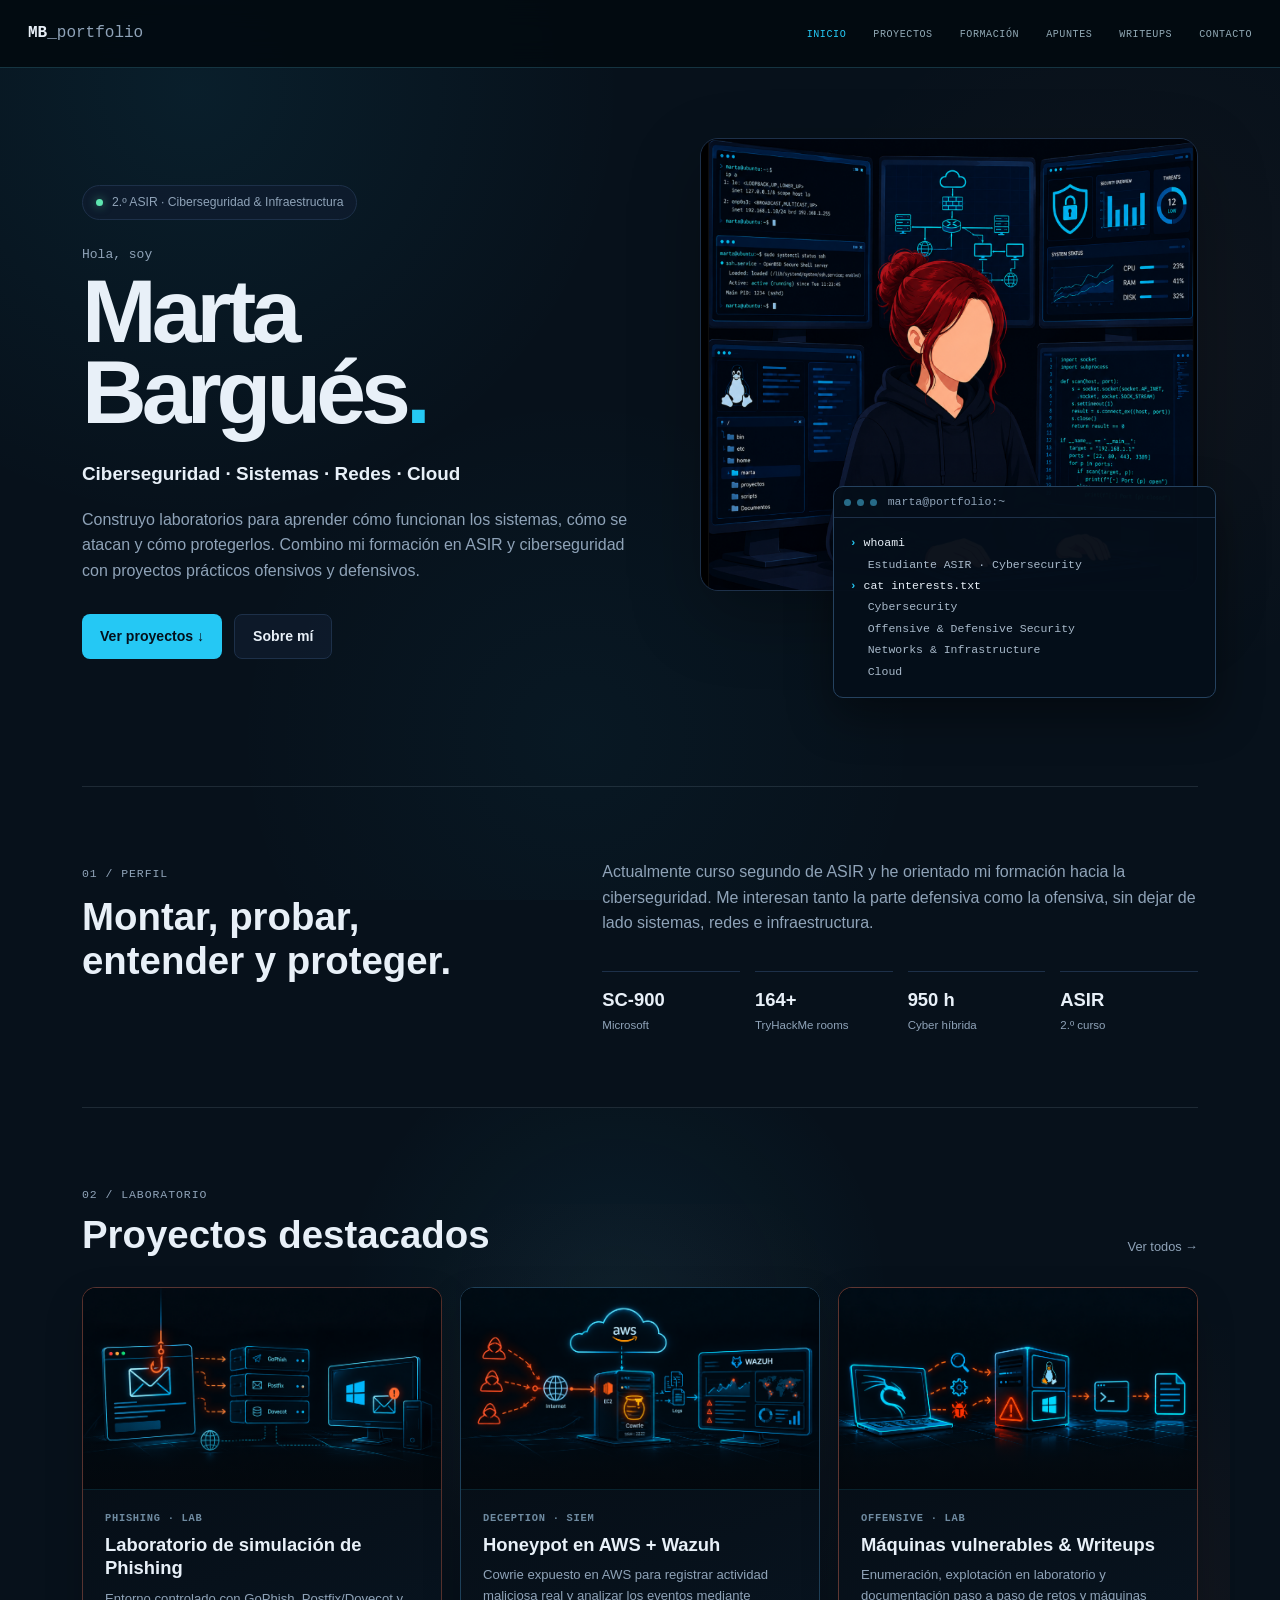
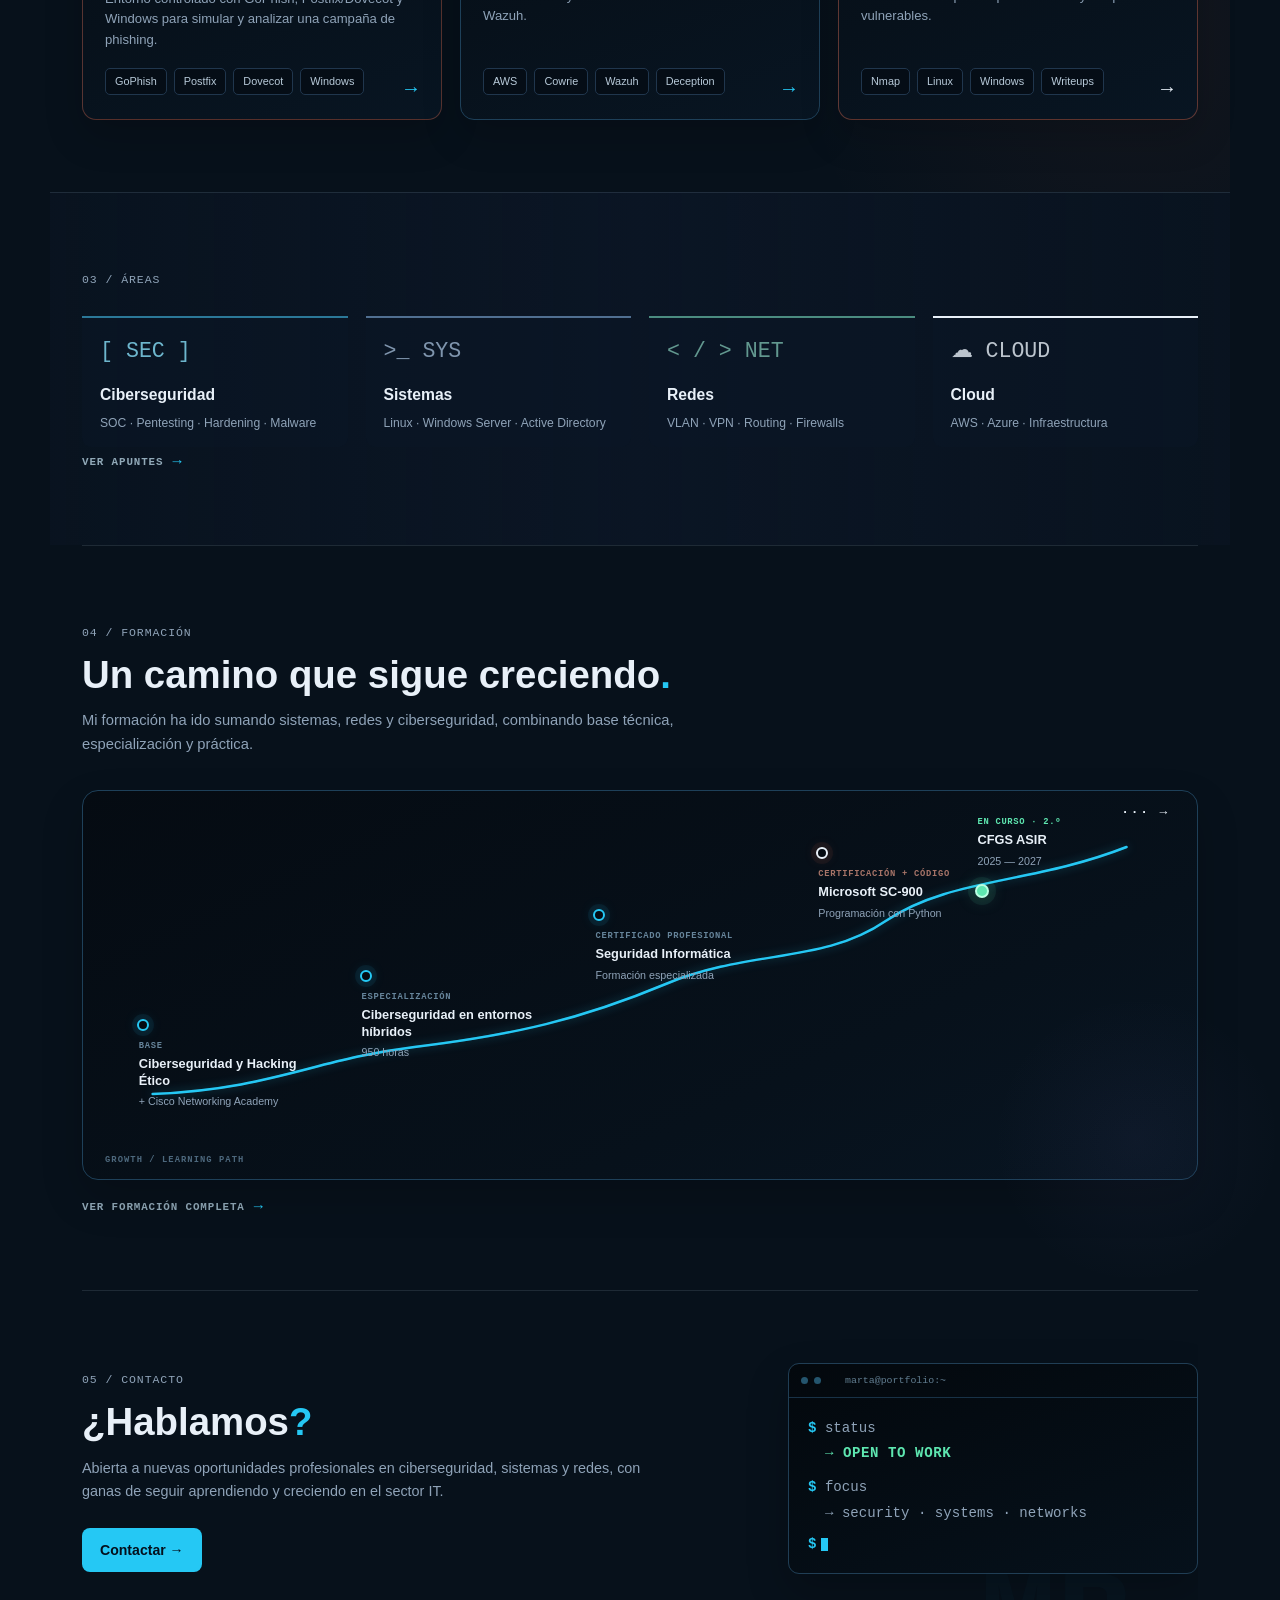
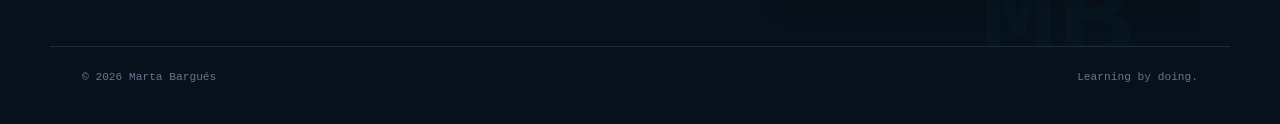
<file: index.html>
<!DOCTYPE html>
<html lang="es">
<head>
    <meta charset="UTF-8">
    <meta name="viewport" content="width=device-width, initial-scale=1.0">
    <title>Marta Bargués | Portfolio</title>
    <link rel="stylesheet" href="style.css">
</head>
<body>
<header class="topbar">
    <a class="brand" href="index-nuevo.html">MB<span>_portfolio</span></a>
    <nav>
    <a href="index.html" class="active">INICIO</a>
    <a href="proyectos.html">PROYECTOS</a>
    <a href="formacion.html">FORMACIÓN</a>
    <a href="apuntes.html">APUNTES</a>
    <a href="writeups.html">WRITEUPS</a>
    <a href="contacto.html">CONTACTO</a>
</nav>
</header>

<main>
    <section id="inicio" class="hero">
        <div class="hero-copy">
            <div class="eyebrow"><span></span> 2.º ASIR · Ciberseguridad & Infraestructura</div>
            <p class="hello">Hola, soy</p>
            <h1>Marta<br>Bargués<span class="dot">.</span></h1>
            <h2>Ciberseguridad · Sistemas · Redes · Cloud</h2>
            <p class="lead">Construyo laboratorios para aprender cómo funcionan los sistemas, cómo se atacan y cómo protegerlos. Combino mi formación en ASIR y ciberseguridad con proyectos prácticos ofensivos y defensivos.</p>
            <div class="hero-actions">
                <a class="btn primary" href="#proyectos">Ver proyectos ↓</a>
                <a class="btn secondary" href="#sobre-mi">Sobre mí</a>
            </div>
        </div>

        <div class="hero-visual">
            <div class="avatar-frame">
                <img src="images/imagen3.png" alt="Avatar tecnológico de Marta Bargués">
            </div>
            <div class="terminal">
                <div class="terminal-bar"><i></i><i></i><i></i><span>marta@portfolio:~</span></div>
                <div class="terminal-body" id="terminal-output" aria-label="Terminal animado"></div>
            </div>
        </div>
    </section>

    <section id="sobre-mi" class="about section-grid">
        <div class="section-heading">
            <span>01 / PERFIL</span>
            <h2>Montar, probar,<br>entender y proteger.</h2>
        </div>
        <div class="about-copy">
            <p>Actualmente curso segundo de ASIR y he orientado mi formación hacia la ciberseguridad. Me interesan tanto la parte defensiva como la ofensiva, sin dejar de lado sistemas, redes e infraestructura.</p>
            <div class="stats">
                <div><strong>SC-900</strong><span>Microsoft</span></div>
                <div><strong>164+</strong><span>TryHackMe rooms</span></div>
                <div><strong>950 h</strong><span>Cyber híbrida</span></div>
                <div><strong>ASIR</strong><span>2.º curso</span></div>
            </div>
        </div>
    </section>

    <section id="proyectos" class="projects-section">
        <div class="section-title-row">
            <div><span class="section-number">02 / LABORATORIO</span><h2>Proyectos destacados</h2></div>
            <a href="proyectos.html">Ver todos →</a>
        </div>

        <div class="project-grid project-grid-v2">
            <a class="project-card-v2 phishing-card" href="proyectos.html">
                <div class="project-image-wrap">
                    <img src="images/phishing-lab.png" alt="Ilustración del laboratorio de phishing con GoPhish, Postfix, Dovecot y Windows" class="project-image">
                </div>
                <div class="project-copy-v2">
                    <small>PHISHING · LAB</small>
                    <h3>Laboratorio de simulación de Phishing</h3>
                    <p>Entorno controlado con GoPhish, Postfix/Dovecot y Windows para simular y analizar una campaña de phishing.</p>
                    <div class="tags"><span>GoPhish</span><span>Postfix</span><span>Dovecot</span><span>Windows</span></div>
                    <span class="project-arrow">→</span>
                </div>
            </a>

            <a class="project-card-v2 honeypot-card" href="proyectos.html">
                <div class="project-image-wrap">
                    <img src="images/honeypot-lab.png" alt="Ilustración de un honeypot Cowrie en AWS monitorizado con Wazuh" class="project-image">
                </div>
                <div class="project-copy-v2">
                    <small>DECEPTION · SIEM</small>
                    <h3>Honeypot en AWS + Wazuh</h3>
                    <p>Cowrie expuesto en AWS para registrar actividad maliciosa real y analizar los eventos mediante Wazuh.</p>
                    <div class="tags"><span>AWS</span><span>Cowrie</span><span>Wazuh</span><span>Deception</span></div>
                    <span class="project-arrow">→</span>
                </div>
            </a>

            <a class="project-card-v2 writeup-card" href="writeups.html">
                <div class="project-image-wrap">
                    <img src="images/writeups.png" alt="Ilustración de laboratorio de máquinas vulnerables Linux y Windows con documentación de writeups" class="project-image">
                </div>
                <div class="project-copy-v2">
                    <small>OFFENSIVE · LAB</small>
                    <h3>Máquinas vulnerables &amp; Writeups</h3>
                    <p>Enumeración, explotación en laboratorio y documentación paso a paso de retos y máquinas vulnerables.</p>
                    <div class="tags"><span>Nmap</span><span>Linux</span><span>Windows</span><span>Writeups</span></div>
                    <span class="project-arrow">→</span>
                </div>
            </a>
        </div>
    </section>

    <section id="areas" class="areas-section">
        <span class="section-number">03 / ÁREAS</span>
        <div class="areas">
            <div><h3>Ciberseguridad</h3><p>SOC · Pentesting · Hardening · Malware</p></div>
            <div><h3>Sistemas</h3><p>Linux · Windows Server · Active Directory</p></div>
            <div><h3>Redes</h3><p>VLAN · VPN · Routing · Firewalls</p></div>
            <div><h3>Cloud</h3><p>AWS · Azure · Infraestructura</p></div>
        </div>
        <div class="section-more">
            <a href="apuntes.html">Ver apuntes <span>→</span></a>
        </div>
    </section>

    <section id="formacion" class="formation-section">
        <div class="formation-heading">
            <span class="section-number">04 / FORMACIÓN</span>
            <h2>Un camino que sigue creciendo<span class="dot">.</span></h2>
            <p>Mi formación ha ido sumando sistemas, redes y ciberseguridad, combinando base técnica, especialización y práctica.</p>
        </div>

        <div class="learning-path" aria-label="Recorrido formativo">
            <svg class="learning-line" viewBox="0 0 1000 330" preserveAspectRatio="none" aria-hidden="true">
                <path class="learning-line-base" d="M35 285 C150 280 190 250 285 238 S445 210 525 175 S675 155 735 112 S875 75 965 38"/>
                <path class="learning-line-progress" d="M35 285 C150 280 190 250 285 238 S445 210 525 175 S675 155 735 112 S875 75 965 38"/>
            </svg>

            <article class="milestone m1">
                <span class="milestone-dot"></span>
                <small>BASE</small>
                <strong>Ciberseguridad y Hacking Ético</strong>
                <em>+ Cisco Networking Academy</em>
            </article>

            <article class="milestone m2">
                <span class="milestone-dot"></span>
                <small>ESPECIALIZACIÓN</small>
                <strong>Ciberseguridad en entornos híbridos</strong>
                <em>950 horas</em>
            </article>

            <article class="milestone m3">
                <span class="milestone-dot"></span>
                <small>CERTIFICADO PROFESIONAL</small>
                <strong>Seguridad Informática</strong>
                <em>Formación especializada</em>
            </article>

            <article class="milestone m4">
                <span class="milestone-dot"></span>
                <small>CERTIFICACIÓN + CÓDIGO</small>
                <strong>Microsoft SC-900</strong>
                <em>Programación con Python</em>
            </article>

            <article class="milestone m5 current">
                <span class="milestone-dot"></span>
                <small>EN CURSO · 2.º</small>
                <strong>CFGS ASIR</strong>
                <em>2025 — 2027</em>
            </article>

            <div class="path-future" aria-hidden="true">··· →</div>
        </div>
        <div class="section-more formation-more">
            <a href="formacion.html">Ver formación completa <span>→</span></a>
        </div>
    </section>

    <section id="contacto" class="contact-strip contact-v2">
        <div class="contact-copy">
            <span>05 / CONTACTO</span>
            <h2>¿Hablamos<span class="dot">?</span></h2>
            <p>Abierta a nuevas oportunidades profesionales en ciberseguridad, sistemas y redes, con ganas de seguir aprendiendo y creciendo en el sector IT.</p>
            <a class="btn primary" href="contacto.html">Contactar →</a>
        </div>

        <div class="contact-terminal" aria-label="Estado profesional">
            <div class="contact-terminal-bar">
                <i></i><i></i><i></i>
                <span>marta@portfolio:~</span>
            </div>
            <div class="contact-terminal-body">
                <p><b>$</b> status</p>
                <p class="contact-output open">→ OPEN TO WORK</p>
                <p class="contact-command"><b>$</b> focus</p>
                <p class="contact-output">→ security · systems · networks</p>
                <p class="contact-prompt"><b>$</b> <span></span></p>
            </div>
        </div>
    </section>
</main>

<footer><span>© 2026 Marta Bargués</span><span>Learning by doing.</span></footer>
<script>
const terminal = document.getElementById("terminal-output");
const reduceMotion = window.matchMedia("(prefers-reduced-motion: reduce)").matches;

const terminalSequence = [
    { type: "command", text: "whoami" },
    { type: "output", text: "Estudiante ASIR · Cybersecurity" },
    { type: "command", text: "cat interests.txt" },
    { type: "output", text: "Cybersecurity" },
    { type: "output", text: "Offensive & Defensive Security" },
    { type: "output", text: "Networks & Infrastructure" },
    { type: "output", text: "Cloud" },
    { type: "command", text: "status" },
    { type: "status", text: "● learning_by_doing" }
];

const wait = ms => new Promise(resolve => setTimeout(resolve, ms));

function addCursor() {
    const line = document.createElement("p");
    line.className = "terminal-prompt-final";
    line.innerHTML = '<b>›</b> <span class="terminal-cursor" aria-hidden="true"></span>';
    terminal.appendChild(line);
}

async function typeCommand(text) {
    const line = document.createElement("p");
    const prompt = document.createElement("b");
    prompt.textContent = "›";
    const typed = document.createElement("span");
    typed.className = "typed-command";
    line.append(prompt, document.createTextNode(" "), typed);
    terminal.appendChild(line);

    for (const char of text) {
        typed.textContent += char;
        await wait(32 + Math.random() * 28);
    }
    await wait(180);
}

async function runTerminal() {
    if (reduceMotion) {
        terminalSequence.forEach(item => {
            const line = document.createElement("p");
            if (item.type === "command") {
                line.innerHTML = '<b>›</b> ';
                line.append(document.createTextNode(item.text));
            } else {
                line.className = item.type === "status" ? "output status" : "output";
                line.textContent = item.text;
            }
            terminal.appendChild(line);
        });
        addCursor();
        return;
    }

    await wait(450);
    for (const item of terminalSequence) {
        if (item.type === "command") {
            await typeCommand(item.text);
        } else {
            const line = document.createElement("p");
            line.className = item.type === "status" ? "output status terminal-reveal" : "output terminal-reveal";
            line.textContent = item.text;
            terminal.appendChild(line);
            await wait(105);
        }
    }
    addCursor();
}

runTerminal();
</script>
</body>
</html>
</file>
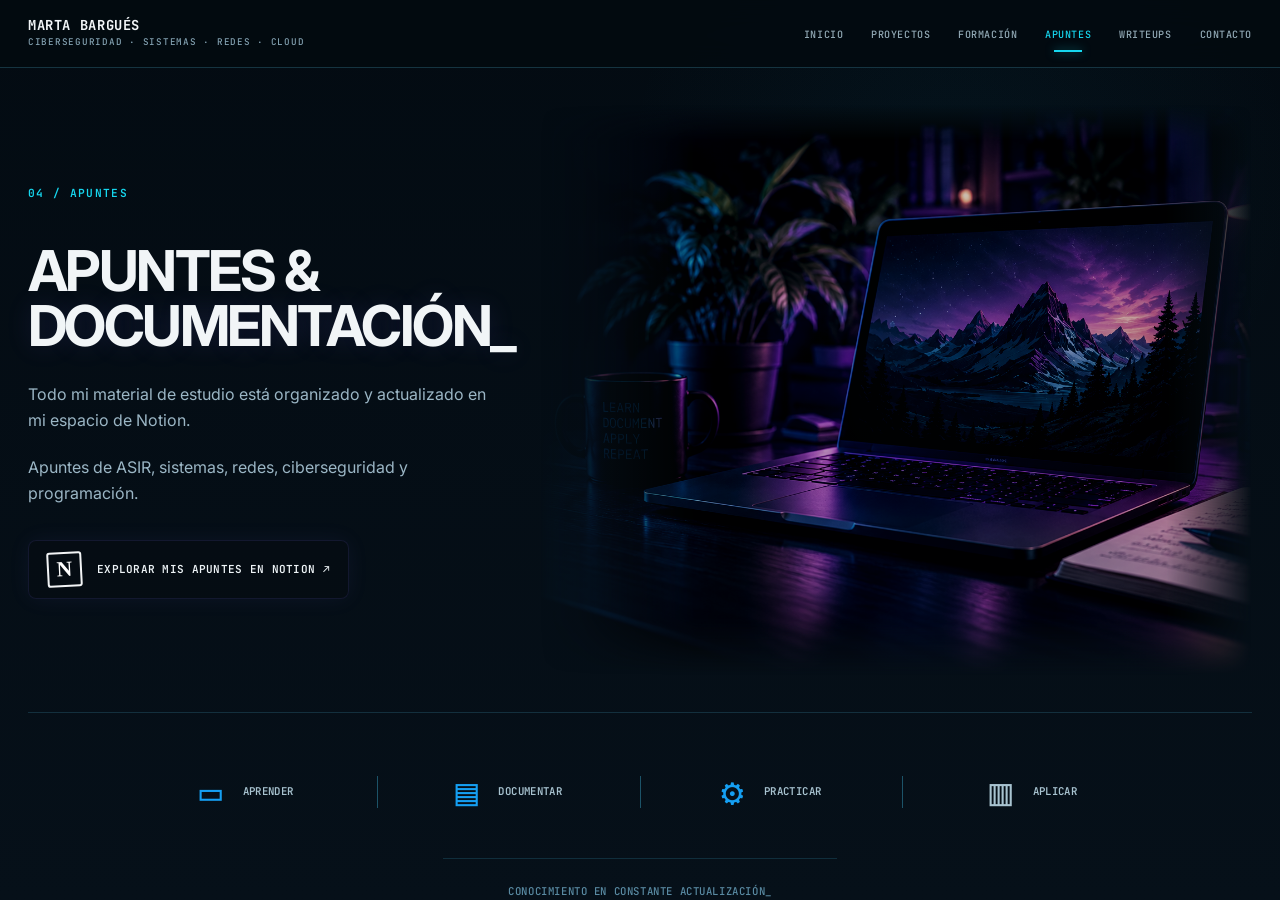
<file: apuntes.html>
<!DOCTYPE html>
<html lang="es">
<head>
  <meta charset="UTF-8">
  <meta name="viewport" content="width=device-width, initial-scale=1.0">
  <meta name="description" content="Apuntes y documentación técnica de Marta Bargués sobre ASIR, sistemas, redes, ciberseguridad y programación.">
  <title>Apuntes | Marta Bargués</title>
  <link rel="stylesheet" href="style-apuntes.css">
</head>

<body>

<header class="topbar">
  <a class="brand" href="index.html">
    <strong>MARTA BARGUÉS</strong>
    <span>CIBERSEGURIDAD · SISTEMAS · REDES · CLOUD</span>
  </a>

  <nav class="main-nav" aria-label="Navegación principal">
    <a href="index.html">INICIO</a>
    <a href="proyectos.html">PROYECTOS</a>
    <a href="formacion.html">FORMACIÓN</a>
    <a class="active" href="apuntes.html">APUNTES</a>
    <a href="writeups.html">WRITEUPS</a>
    <a href="contacto.html">CONTACTO</a>
  </nav>
</header>

<main>
  <section class="notes-hero">

    <div class="hero-copy">
      <span class="eyebrow">04 / APUNTES</span>

      <h1>
        APUNTES &amp;<br>
        <span>DOCUMENTACIÓN_</span>
      </h1>

      <p>
        Todo mi material de estudio está organizado y actualizado
        en mi espacio de Notion.
      </p>

      <p>
        Apuntes de ASIR, sistemas, redes, ciberseguridad
        y programación.
      </p>

      <a class="notion-button"
         href="https://dramatic-waxflower-882.notion.site/Cibersecurity-stuff-82560098ea934d57a831be5a99f6a6c9?source=copy_link"
         target="_blank"
         rel="noopener noreferrer"
         aria-label="Explorar mis apuntes en Notion">
        <span class="notion-logo">N</span>
        <span>EXPLORAR MIS APUNTES <b>EN NOTION</b> ↗</span>
      </a>
    </div>

    <div class="hero-visual" aria-hidden="true">
      <img src="images/apuntes-hero.png" alt="">
    </div>

  </section>

  <section class="learning-flow" aria-label="Proceso de aprendizaje">
    <div class="flow-item">
      <span class="flow-icon book">▭</span>
      <span>APRENDER</span>
    </div>

    <i></i>

    <div class="flow-item">
      <span class="flow-icon document">▤</span>
      <span>DOCUMENTAR</span>
    </div>

    <i></i>

    <div class="flow-item">
      <span class="flow-icon practice">⚙</span>
      <span>PRACTICAR</span>
    </div>

    <i></i>

    <div class="flow-item apply">
      <span class="flow-icon">▥</span>
      <span>APLICAR</span>
    </div>
  </section>

  <div class="closing-line">
    CONOCIMIENTO EN CONSTANTE ACTUALIZACIÓN_
  </div>
</main>

</body>
</html>
</file>
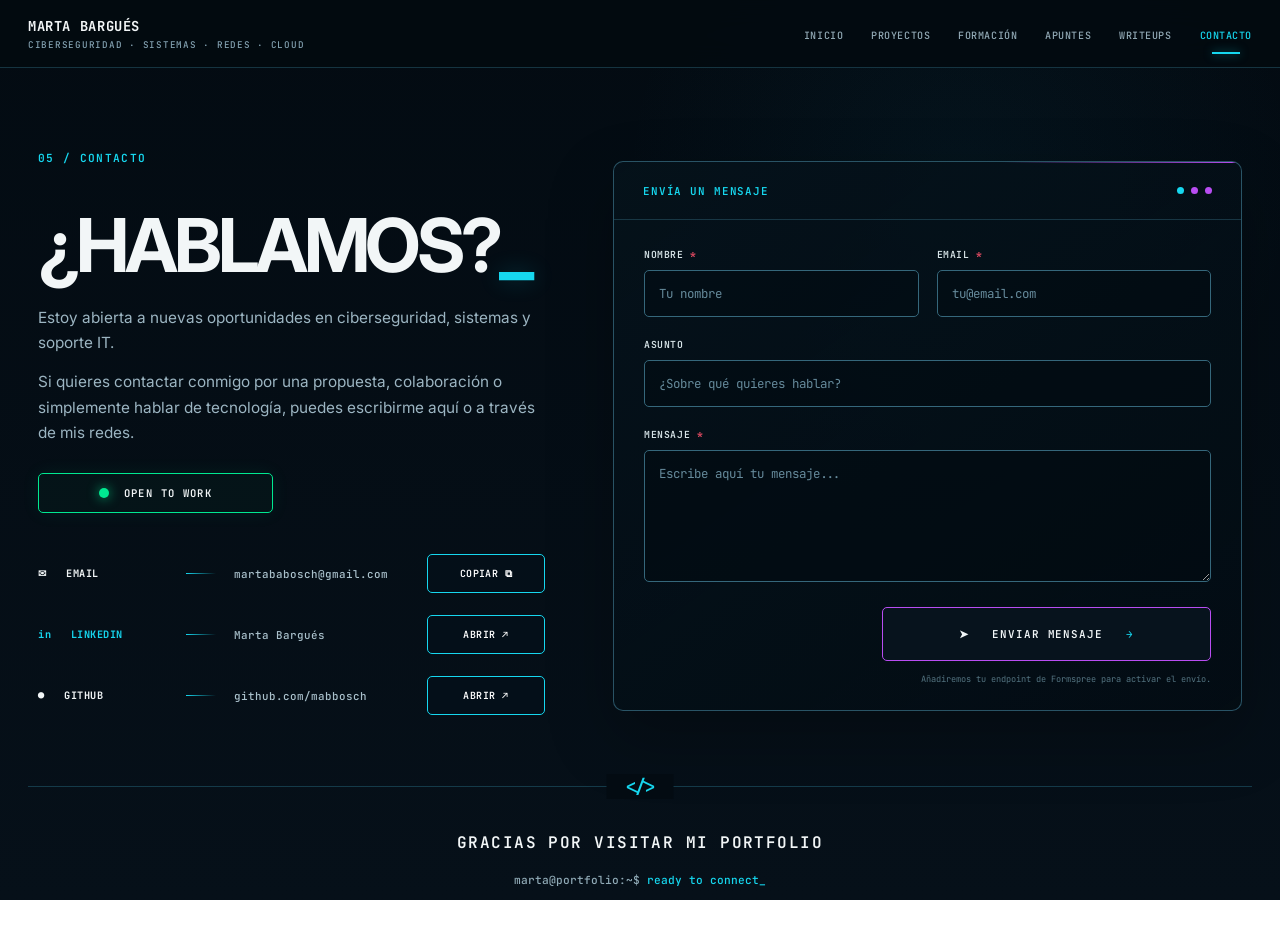
<file: contacto.html>
<!DOCTYPE html>
<html lang="es">
<head>
<meta charset="UTF-8"><meta name="viewport" content="width=device-width, initial-scale=1.0">
<title>Contacto | Marta Bargués</title>
<link rel="stylesheet" href="style-contacto.css">
</head>
<body>
<header class="topbar">
<a class="brand" href="index.html"><strong>MARTA BARGUÉS</strong><span>CIBERSEGURIDAD · SISTEMAS · REDES · CLOUD</span></a>
<nav class="main-nav"><a href="index.html">INICIO</a><a href="proyectos.html">PROYECTOS</a><a href="formacion.html">FORMACIÓN</a><a href="apuntes.html">APUNTES</a><a href="writeups.html">WRITEUPS</a><a class="active" href="contacto.html">CONTACTO</a></nav>
</header>
<main>
<section class="contact-layout">
<div class="contact-copy">
<span class="eyebrow">05 / CONTACTO</span>
<h1>¿HABLAMOS?<span>_</span></h1>
<p>Estoy abierta a nuevas oportunidades en ciberseguridad, sistemas y soporte IT.</p>
<p>Si quieres contactar conmigo por una propuesta, colaboración o simplemente hablar de tecnología, puedes escribirme aquí o a través de mis redes.</p>
<div class="open-work"><i></i><span>OPEN TO WORK</span></div>
<div class="contact-links">
<div class="contact-row"><strong>✉ &nbsp; EMAIL</strong><span class="line"></span><span id="emailText">martababosch@gmail.com</span><button id="copyEmail" type="button">COPIAR ⧉</button></div>
<div class="contact-row"><strong class="cyan">in &nbsp; LINKEDIN</strong><span class="line"></span><span>Marta Bargués</span><a href="https://www.linkedin.com/in/marta-bargues/" target="_blank">ABRIR ↗</a></div>
<div class="contact-row"><strong>● &nbsp; GITHUB</strong><span class="line"></span><span>github.com/mabbosch</span><a href="https://github.com/mabbosch" target="_blank">ABRIR ↗</a></div>
</div>
</div>
<div class="form-shell">
<div class="form-title"><span>ENVÍA UN MENSAJE</span><div><i></i><i></i><i></i></div></div>
<form id="contactForm" action="https://formspree.io/f/mrpbowln" method="POST">
<div class="two-fields">
<label><span>NOMBRE <b>*</b></span><input name="nombre" type="text" placeholder="Tu nombre" required></label>
<label><span>EMAIL <b>*</b></span><input name="email" type="email" placeholder="tu@email.com" required></label>
</div>
<label><span>ASUNTO</span><input name="asunto" type="text" placeholder="¿Sobre qué quieres hablar?"></label>
<label><span>MENSAJE <b>*</b></span><textarea name="mensaje" rows="6" placeholder="Escribe aquí tu mensaje..." required></textarea></label>
<button class="submit-button" type="submit">➤ &nbsp; ENVIAR MENSAJE &nbsp; <em>→</em></button>
<p class="form-note" id="formNote">Añadiremos tu endpoint de Formspree para activar el envío.</p>
</form>
</div>
</section>
<footer class="portfolio-end">
<div class="end-code">&lt;/&gt;</div><h2>GRACIAS POR VISITAR MI PORTFOLIO</h2>
<p><span>marta@portfolio:~$</span> ready to connect<span class="cursor">_</span></p>
</footer>
</main>
<script src="contacto.js"></script>
</body></html>
</file>
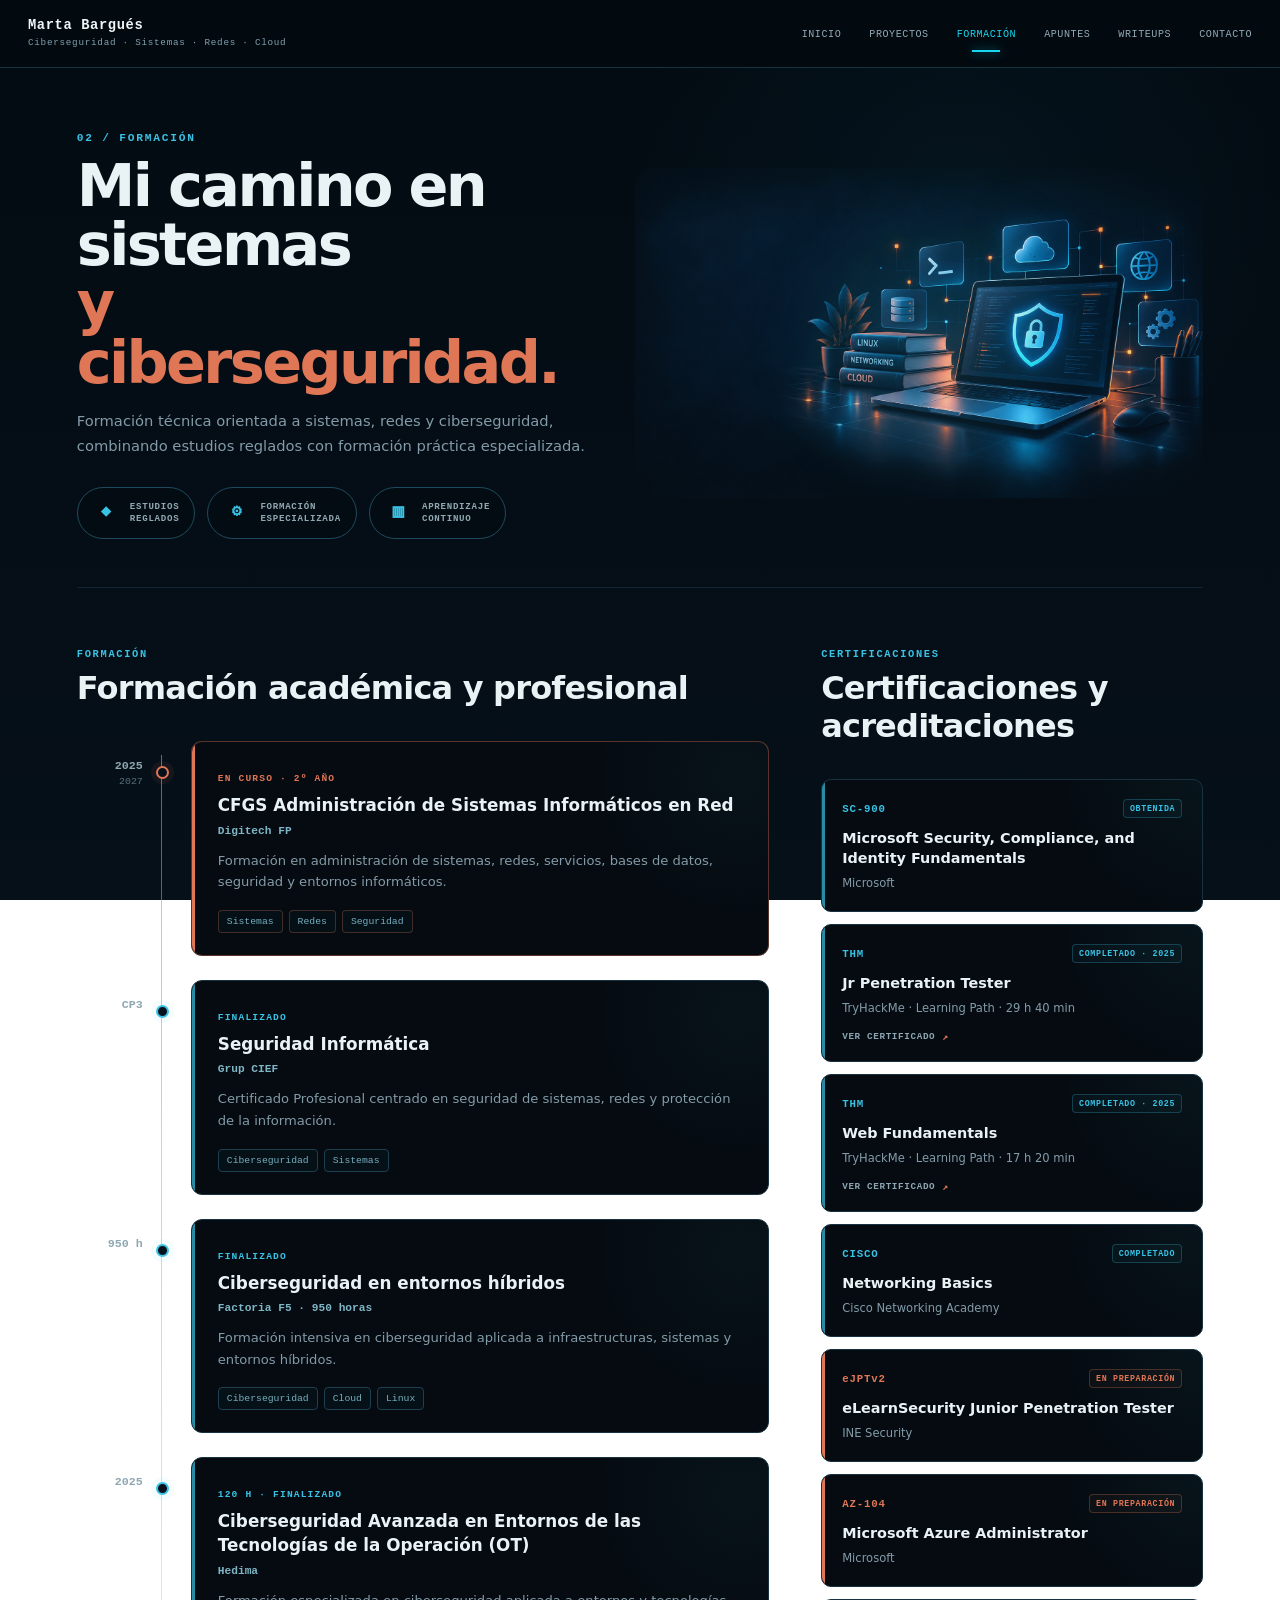
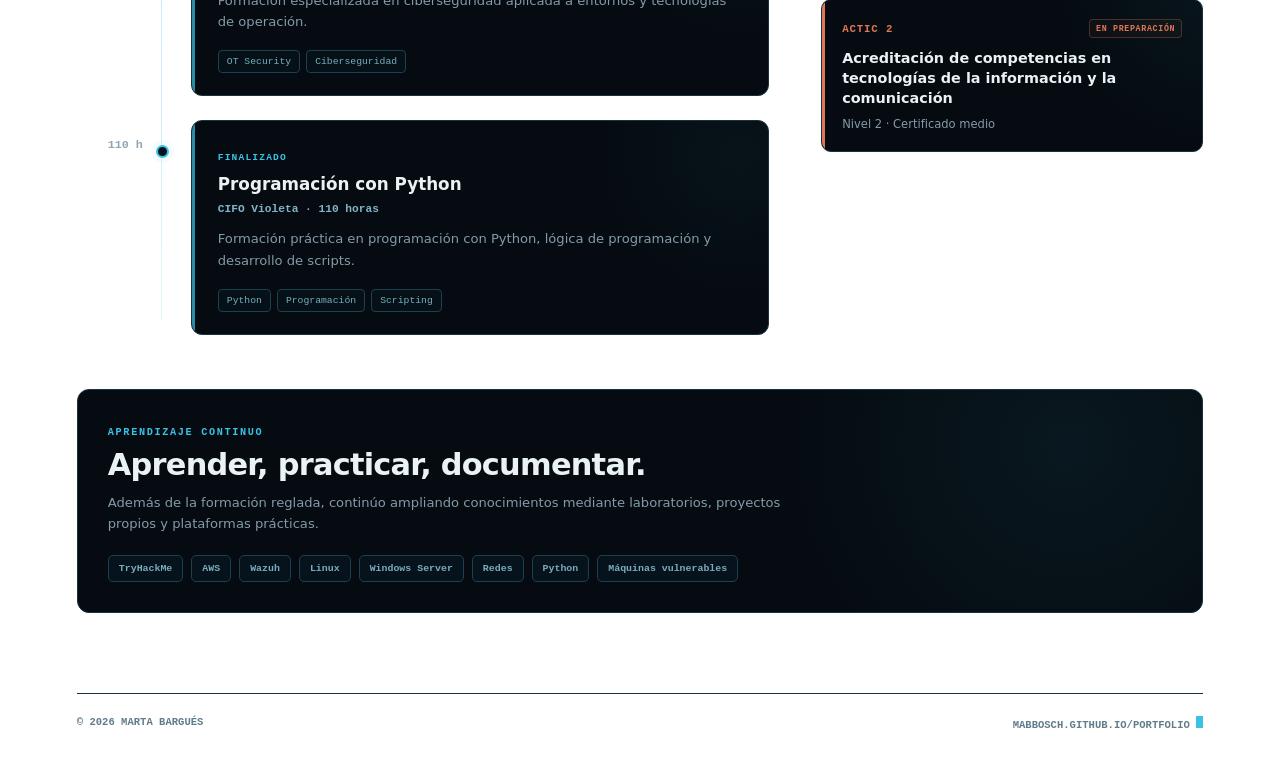
<file: formacion.html>
<!DOCTYPE html>
<html lang="es">
<head>
  <meta charset="UTF-8">
  <meta name="viewport" content="width=device-width, initial-scale=1.0">
  <meta name="description" content="Formación en sistemas, redes y ciberseguridad de Marta Bargués.">
  <title>Formación | Marta Bargués</title>
  <link rel="stylesheet" href="style-formacion.css">
</head>
<body>
<header class="site-header">
  <a class="brand" href="index.html">
    <strong>Marta Bargués</strong>
    <span>Ciberseguridad · Sistemas · Redes · Cloud</span>
  </a>
  <nav aria-label="Navegación principal">
    <a href="index.html">Inicio</a>
    <a href="proyectos.html">Proyectos</a>
    <a class="active" href="formacion.html">Formación</a>
    <a href="apuntes.html">Apuntes</a>
    <a href="writeups.html">Writeups</a>
    <a href="contacto.html">Contacto</a>
  </nav>
</header>

<main>
  <section class="formation-hero">
    <div class="hero-copy">
      <span class="section-number">02 / FORMACIÓN</span>

      <h1>
        Mi camino en sistemas<br>
        <span>y ciberseguridad.</span>
      </h1>

      <p>
        Formación técnica orientada a sistemas, redes y ciberseguridad,
        combinando estudios reglados con formación práctica especializada.
      </p>

      <div class="hero-pillars" aria-label="Áreas de formación">
        <div class="hero-pillar">
          <span class="pillar-icon" aria-hidden="true">◆</span>
          <span>Estudios<br>reglados</span>
        </div>

        <div class="hero-pillar">
          <span class="pillar-icon" aria-hidden="true">⚙</span>
          <span>Formación<br>especializada</span>
        </div>

        <div class="hero-pillar">
          <span class="pillar-icon bars" aria-hidden="true">▥</span>
          <span>Aprendizaje<br>continuo</span>
        </div>
      </div>
    </div>

    <div class="hero-visual" aria-hidden="true">
      <img src="images/formacion-hero.png" alt="">
    </div>
  </section>

  <section class="education">

    <div class="formation-layout">

      <div class="education-column">
        <div class="section-heading">
          <span>FORMACIÓN</span>
          <h2>Formación académica y profesional</h2>
        </div>

        <div class="timeline">

          <article class="timeline-item current">
            <div class="timeline-year"><span>2025</span><small>2027</small></div>
            <div class="timeline-card">
              <span class="status">EN CURSO · 2º AÑO</span>
              <h3>CFGS Administración de Sistemas Informáticos en Red</h3>
              <p class="institution">Digitech FP</p>
              <p>Formación en administración de sistemas, redes, servicios, bases de datos, seguridad y entornos informáticos.</p>
              <div class="education-tags"><span>Sistemas</span><span>Redes</span><span>Seguridad</span></div>
            </div>
          </article>

          <article class="timeline-item">
            <div class="timeline-year"><span>CP3</span></div>
            <div class="timeline-card">
              <span class="status">FINALIZADO</span>
              <h3>Seguridad Informática</h3>
              <p class="institution">Grup CIEF</p>
              <p>Certificado Profesional centrado en seguridad de sistemas, redes y protección de la información.</p>
              <div class="education-tags"><span>Ciberseguridad</span><span>Sistemas</span></div>
            </div>
          </article>

          <article class="timeline-item">
            <div class="timeline-year"><span>950 h</span></div>
            <div class="timeline-card">
              <span class="status">FINALIZADO</span>
              <h3>Ciberseguridad en entornos híbridos</h3>
              <p class="institution">Factoria F5 · 950 horas</p>
              <p>Formación intensiva en ciberseguridad aplicada a infraestructuras, sistemas y entornos híbridos.</p>
              <div class="education-tags"><span>Ciberseguridad</span><span>Cloud</span><span>Linux</span></div>
            </div>
          </article>

          <article class="timeline-item">
            <div class="timeline-year"><span>2025</span></div>
            <div class="timeline-card">
              <span class="status">120 H · FINALIZADO</span>
              <h3>Ciberseguridad Avanzada en Entornos de las Tecnologías de la Operación (OT)</h3>
              <p class="institution">Hedima</p>
              <p>Formación especializada en ciberseguridad aplicada a entornos y tecnologías de operación.</p>
              <div class="education-tags"><span>OT Security</span><span>Ciberseguridad</span></div>
            </div>
          </article>

          <article class="timeline-item">
            <div class="timeline-year"><span>110 h</span></div>
            <div class="timeline-card">
              <span class="status">FINALIZADO</span>
              <h3>Programación con Python</h3>
              <p class="institution">CIFO Violeta · 110 horas</p>
              <p>Formación práctica en programación con Python, lógica de programación y desarrollo de scripts.</p>
              <div class="education-tags"><span>Python</span><span>Programación</span><span>Scripting</span></div>
            </div>
          </article>

        </div>
      </div>

      <aside class="certifications">
        <div class="section-heading">
          <span>CERTIFICACIONES</span>
          <h2>Certificaciones y acreditaciones</h2>
        </div>

        <div class="cert-list">

          <article class="cert-card">
            <div class="cert-top">
              <span class="cert-code">SC-900</span>
              <span class="cert-status done">OBTENIDA</span>
            </div>
            <h3>Microsoft Security, Compliance, and Identity Fundamentals</h3>
            <p>Microsoft</p>
          </article>

          <article class="cert-card">
            <div class="cert-top">
              <span class="cert-code">THM</span>
              <span class="cert-status done">COMPLETADO · 2025</span>
            </div>
            <h3>Jr Penetration Tester</h3>
            <p>TryHackMe · Learning Path · 29 h 40 min</p>
            <a href="certificados/THM-BZDFSIADAW.pdf" target="_blank" rel="noopener">VER CERTIFICADO <span>↗</span></a>
          </article>

          <article class="cert-card">
            <div class="cert-top">
              <span class="cert-code">THM</span>
              <span class="cert-status done">COMPLETADO · 2025</span>
            </div>
            <h3>Web Fundamentals</h3>
            <p>TryHackMe · Learning Path · 17 h 20 min</p>
            <a href="certificados/THM-MFQMMAQSSX.pdf" target="_blank" rel="noopener">VER CERTIFICADO <span>↗</span></a>
          </article>

          <article class="cert-card">
            <div class="cert-top">
              <span class="cert-code">CISCO</span>
              <span class="cert-status done">COMPLETADO</span>
            </div>
            <h3>Networking Basics</h3>
            <p>Cisco Networking Academy</p>
          </article>

          <article class="cert-card preparing">
            <div class="cert-top">
              <span class="cert-code">eJPTv2</span>
              <span class="cert-status progress">EN PREPARACIÓN</span>
            </div>
            <h3>eLearnSecurity Junior Penetration Tester</h3>
            <p>INE Security</p>
          </article>

          <article class="cert-card preparing">
            <div class="cert-top">
              <span class="cert-code">AZ-104</span>
              <span class="cert-status progress">EN PREPARACIÓN</span>
            </div>
            <h3>Microsoft Azure Administrator</h3>
            <p>Microsoft</p>
          </article>

          <article class="cert-card preparing">
            <div class="cert-top">
              <span class="cert-code">ACTIC 2</span>
              <span class="cert-status progress">EN PREPARACIÓN</span>
            </div>
            <h3>Acreditación de competencias en tecnologías de la información y la comunicación</h3>
            <p>Nivel 2 · Certificado medio</p>
          </article>

        </div>
      </aside>

    </div>

    <section class="continuous-learning">
      <span class="learning-label">APRENDIZAJE CONTINUO</span>
      <h2>Aprender, practicar, documentar.</h2>
      <p>Además de la formación reglada, continúo ampliando conocimientos mediante laboratorios, proyectos propios y plataformas prácticas.</p>
      <div class="learning-tags">
        <span>TryHackMe</span>
        <span>AWS</span>
        <span>Wazuh</span>
        <span>Linux</span>
        <span>Windows Server</span>
        <span>Redes</span>
        <span>Python</span>
        <span>Máquinas vulnerables</span>
      </div>
    </section>

  </section>
</main>

<footer>
  <span>© 2026 Marta Bargués</span>
  <a href="index.html">mabbosch.github.io/portfolio <i></i></a>
</footer>
</body>
</html>
</file>
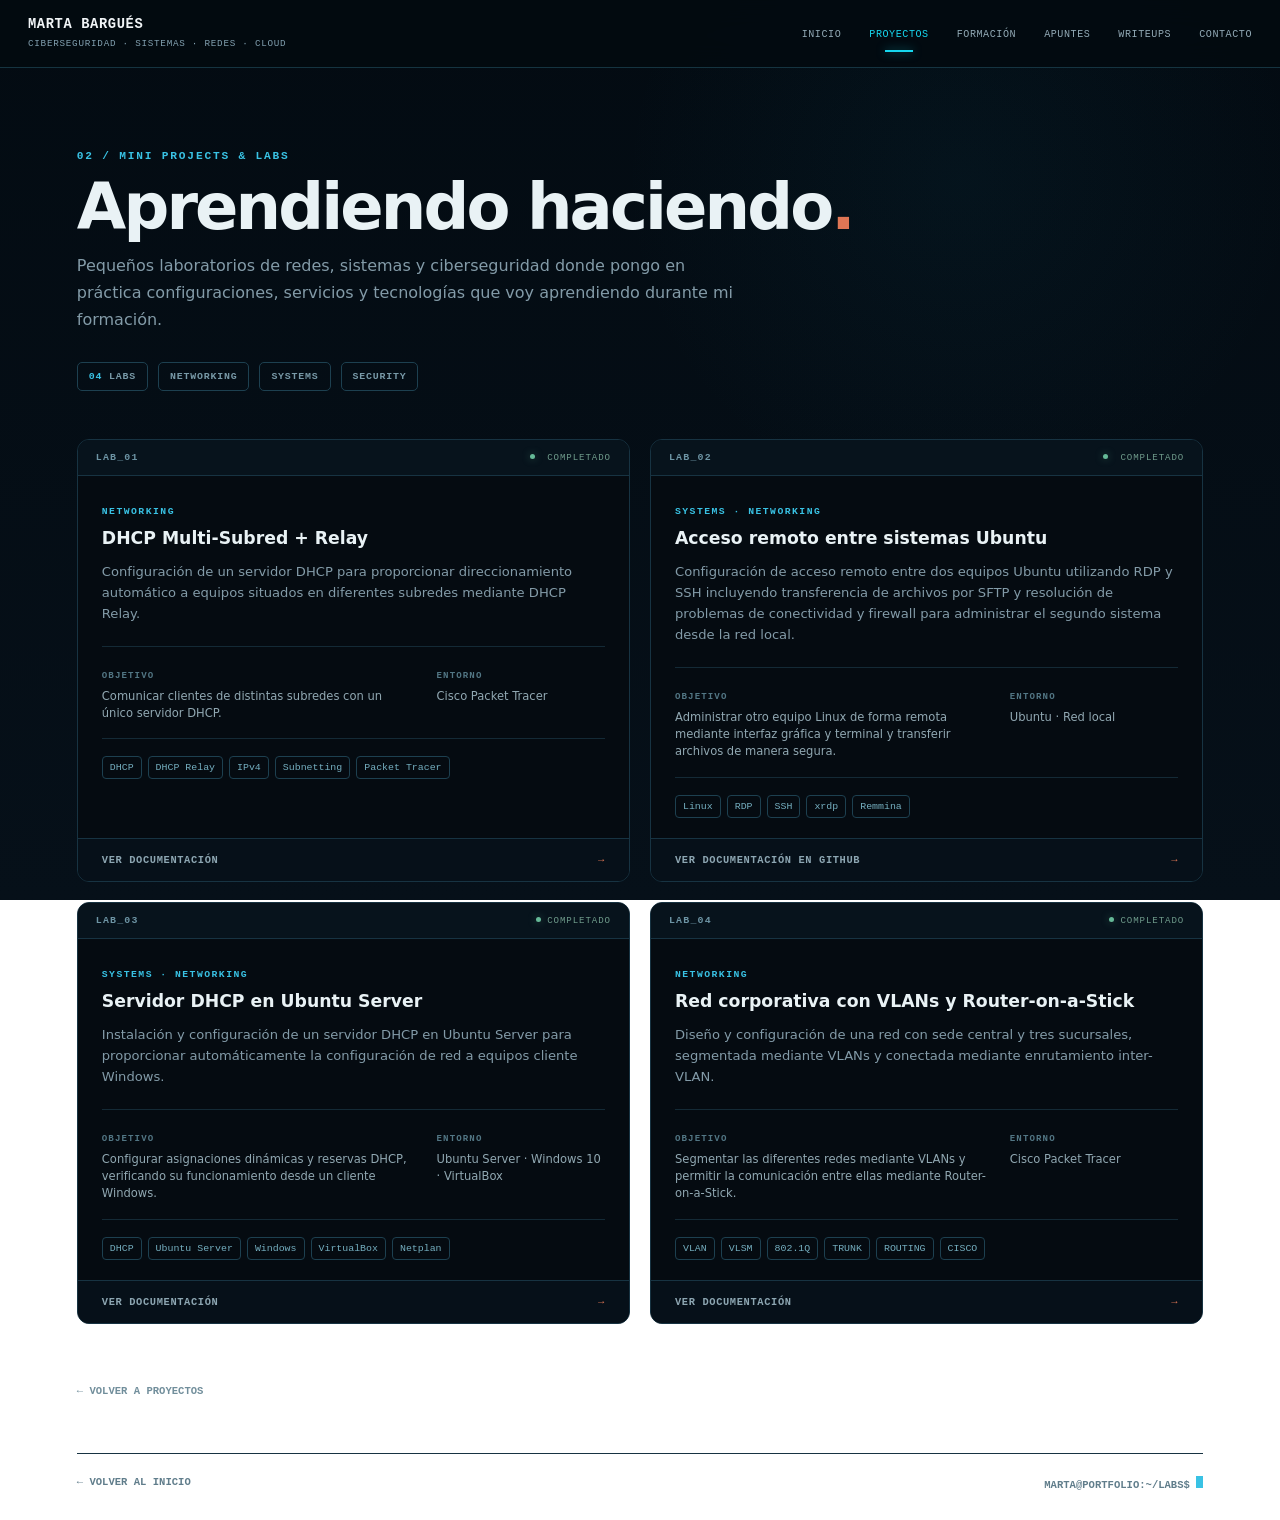
<file: labs.html>
<!DOCTYPE html>
<html lang="es">

<head>
    <meta charset="utf-8">
    <meta name="viewport" content="width=device-width, initial-scale=1">

    <title>Mini Projects & Labs | Marta Bargués</title>

    <link rel="stylesheet" href="style-labs.css">
    <link rel="stylesheet" href="style-proyectos-limpio.css">
</head>

<body>

<header class="topbar">

    <a class="brand" href="index.html">
        <strong>MARTA BARGUÉS</strong>
        <span>CIBERSEGURIDAD · SISTEMAS · REDES · CLOUD</span>
    </a>

    <nav class="main-nav">
        <a href="index.html">INICIO</a>
        <a href="proyectos.html" class="active">PROYECTOS</a>
        <a href="formacion.html">FORMACIÓN</a>
        <a href="apuntes.html">APUNTES</a>
        <a href="writeups.html">WRITEUPS</a>
        <a href="contacto.html">CONTACTO</a>
    </nav>

</header>


<main>

    <!-- CABECERA -->

    <section class="labs-hero">

        <span class="section-number">
            02 / MINI PROJECTS & LABS
        </span>

        <h1>
            Aprendiendo haciendo<span>.</span>
        </h1>

        <p>
            Pequeños laboratorios de redes, sistemas y ciberseguridad
            donde pongo en práctica configuraciones, servicios y tecnologías
            que voy aprendiendo durante mi formación.
        </p>

        <div class="labs-stats">
            <span><strong>04</strong> LABS</span>
            <span>NETWORKING</span>
            <span>SYSTEMS</span>
            <span>SECURITY</span>
        </div>

    </section>


    <!-- LABORATORIOS -->

    <section class="labs-grid">


        <!-- LAB 01 -->

        <article class="lab-card">

            <div class="lab-top">

                <span class="lab-number">
                    LAB_01
                </span>

                <span class="lab-status">
                    COMPLETADO
                </span>

            </div>

            <div class="lab-body">

                <span class="lab-category">
                    NETWORKING
                </span>

                <h2>
                    DHCP Multi-Subred + Relay
                </h2>

                <p>
                    Configuración de un servidor DHCP para proporcionar
                    direccionamiento automático a equipos situados en
                    diferentes subredes mediante DHCP Relay.
                </p>

                <div class="lab-details">

                    <div>
                        <span>OBJETIVO</span>
                        <p>
                            Comunicar clientes de distintas subredes con
                            un único servidor DHCP.
                        </p>
                    </div>

                    <div>
                        <span>ENTORNO</span>
                        <p>
                            Cisco Packet Tracer
                        </p>
                    </div>

                </div>

                <div class="tags">
                    <span>DHCP</span>
                    <span>DHCP Relay</span>
                    <span>IPv4</span>
                    <span>Subnetting</span>
                    <span>Packet Tracer</span>
                </div>

            </div>

            <a class="lab-link"
               href="proyectos/dhcp-relay.pdf"
               target="_blank"
               rel="noopener">

                Ver documentación
                <span>&rarr;</span>

            </a>

        </article>


        <!-- LAB 02 -->

        <article class="lab-card">

            <div class="lab-top">

                <span class="lab-number">
                    LAB_02
                </span>

                <span class="lab-status">
                    COMPLETADO
                </span>

            </div>

            <div class="lab-body">

                <span class="lab-category">
                    SYSTEMS · NETWORKING
                </span>

                <h2>
                    Acceso remoto entre sistemas Ubuntu
                </h2>

                <p>
                    Configuración de acceso remoto entre dos equipos Ubuntu
                    utilizando RDP y SSH incluyendo transferencia de archivos por SFTP y
                    resolución de problemas de conectividad y firewall para administrar el segundo sistema
                    desde la red local.
                </p>

                <div class="lab-details">

                    <div>
                        <span>OBJETIVO</span>
                        <p>
                            Administrar otro equipo Linux de forma remota
                            mediante interfaz gráfica y terminal y transferir archivos de manera segura.
                        </p>
                    </div>

                    <div>
                        <span>ENTORNO</span>
                        <p>
                            Ubuntu · Red local
                        </p>
                    </div>

                </div>

                <div class="tags">
                    <span>Linux</span>
                    <span>RDP</span>
                    <span>SSH</span>
                    <span>xrdp</span>
                    <span>Remmina</span>
                </div>

            </div>

            <a class="lab-link"
               href="https://github.com/mabbosch/Acceso-remoto-y-transferencia-entre-dos-Ubuntu"
               target="_blank"
               rel="noopener">

                Ver documentación en GitHub
                <span>&rarr;</span>

            </a>

        </article>

    <!-- LAB 03 -->

<article class="lab-card">

    <div class="lab-top">
        <span class="lab-number">LAB_03</span>
        <span class="lab-status">COMPLETADO</span>
    </div>

    <div class="lab-body">

        <span class="lab-category">SYSTEMS · NETWORKING</span>

        <h2>
            Servidor DHCP en Ubuntu Server
        </h2>

        <p>
            Instalación y configuración de un servidor DHCP en Ubuntu Server
            para proporcionar automáticamente la configuración de red a
            equipos cliente Windows.
        </p>

        <div class="lab-details">

            <div>
                <span>OBJETIVO</span>
                <p>
                    Configurar asignaciones dinámicas y reservas DHCP,
                    verificando su funcionamiento desde un cliente Windows.
                </p>
            </div>

            <div>
                <span>ENTORNO</span>
                <p>
                    Ubuntu Server · Windows 10 · VirtualBox
                </p>
            </div>

        </div>

        <div class="tags">
            <span>DHCP</span>
            <span>Ubuntu Server</span>
            <span>Windows</span>
            <span>VirtualBox</span>
            <span>Netplan</span>
        </div>

    </div>

    <a class="lab-link"
       href="proyectos/servicios.pdf"
       target="_blank"
       rel="noopener">

        Ver documentación
        <span>&rarr;</span>

    </a>

</article>
<article class="lab-card">
  <div class="lab-top">
    <span class="lab-number">LAB_04</span>
    <span class="lab-status">COMPLETADO</span>
  </div>

  <div class="lab-body">
    <span class="lab-category">NETWORKING</span>

    <h2>Red corporativa con VLANs y Router-on-a-Stick</h2>

    <p>
      Diseño y configuración de una red con sede central y tres sucursales,
      segmentada mediante VLANs y conectada mediante enrutamiento inter-VLAN.
    </p>

    <div class="lab-details">
      <div>
        <span>OBJETIVO</span>
        <p>
          Segmentar las diferentes redes mediante VLANs y permitir la
          comunicación entre ellas mediante Router-on-a-Stick.
        </p>
      </div>

      <div>
        <span>ENTORNO</span>
        <p>Cisco Packet Tracer</p>
      </div>
    </div>

    <div class="tags">
      <span>VLAN</span>
      <span>VLSM</span>
      <span>802.1Q</span>
      <span>TRUNK</span>
      <span>ROUTING</span>
      <span>CISCO</span>
    </div>
  </div>

  <a class="lab-link"
     href="proyectos/vlans-router-on-a-stick.pdf"
     target="_blank"
     rel="noopener">
    Ver documentación
    <span>&rarr;</span>
  </a>
</article>
    </section>



    <!-- VOLVER -->

    <div class="back-projects">
        <a href="proyectos.html">
            &larr; Volver a proyectos
        </a>
    </div>

</main>


<footer>

    <a href="index.html">
        &larr; Volver al inicio
    </a>

    <span>
        marta@portfolio:~/labs$
        <i></i>
    </span>

</footer>

</body>
</html>
</file>
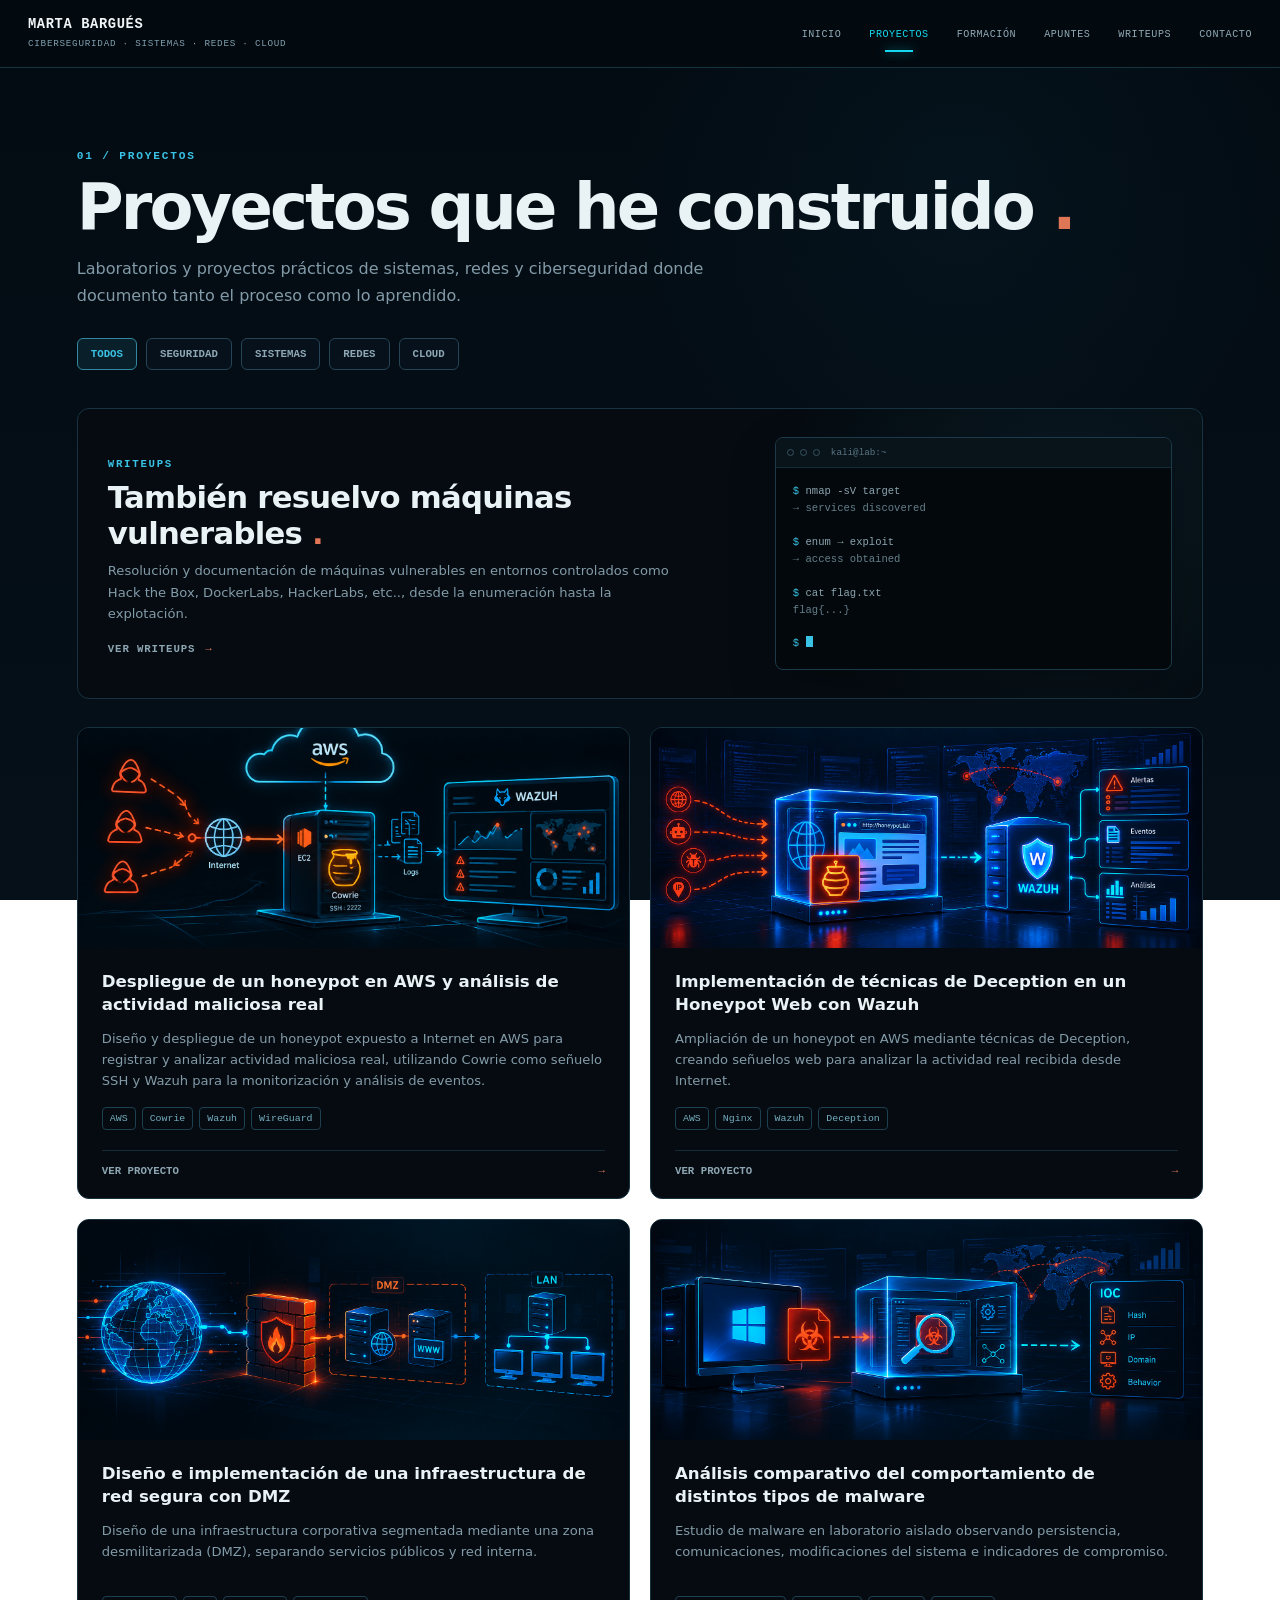
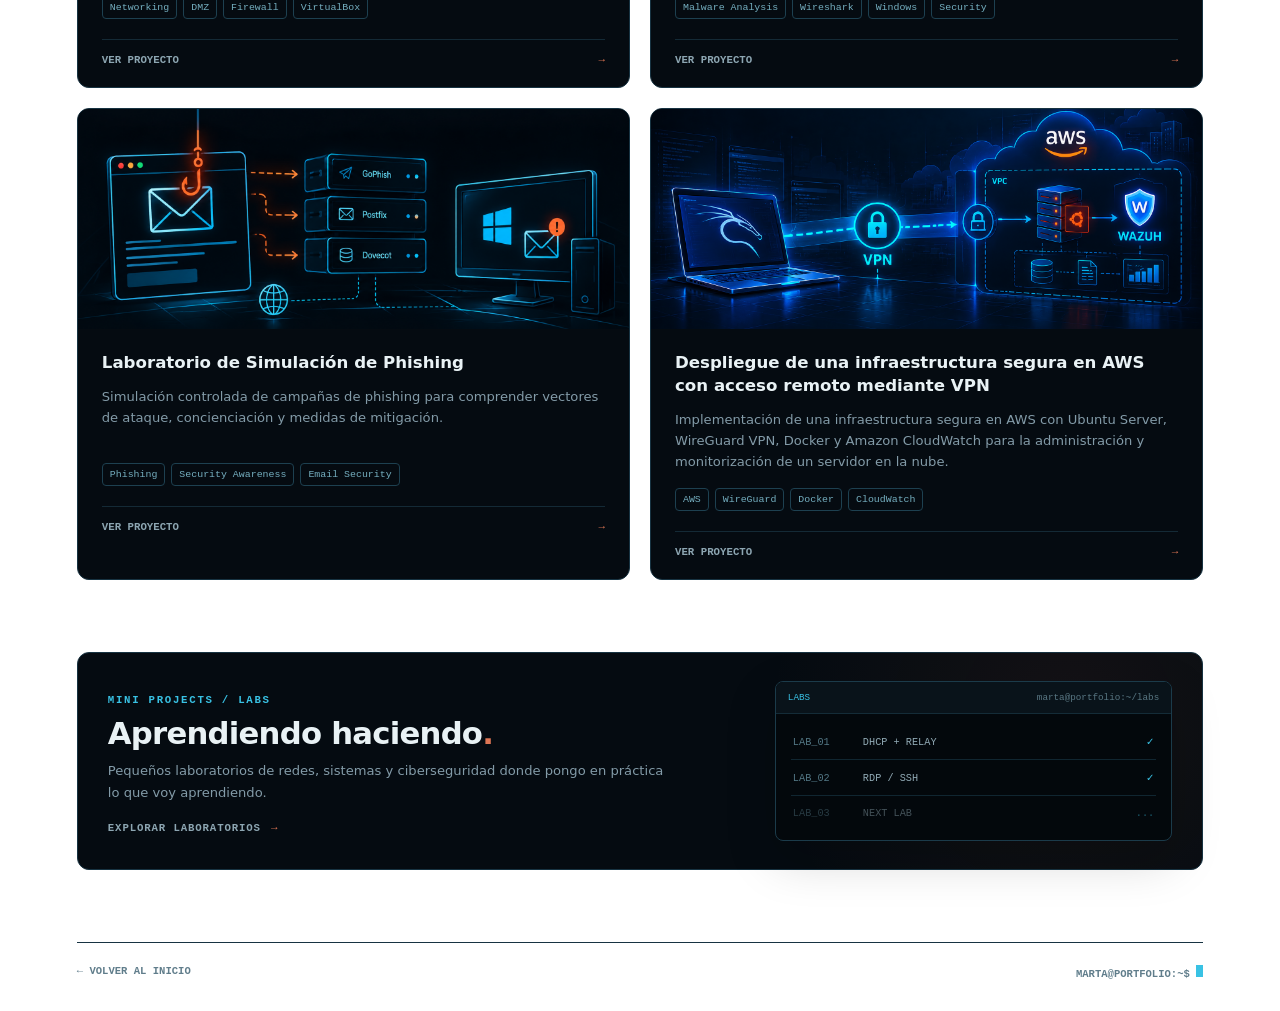
<file: proyectos.html>
<!DOCTYPE html>
<html lang="es">
 <head>
  <meta charset="utf-8">
  <meta content="width=device-width,initial-scale=1" name="viewport">
  <title>
   Proyectos | Marta Bargu&eacute;s
  </title>
  <link href="style-proyectos-limpio.css" rel="stylesheet">
 </head>
 <body>
  <header class="topbar">

    <a class="brand" href="index.html">
        <strong>MARTA BARGUÉS</strong>
        <span>CIBERSEGURIDAD · SISTEMAS · REDES · CLOUD</span>
    </a>

    <nav class="main-nav">
        <a href="index.html">INICIO</a>
        <a href="proyectos.html" class="active">PROYECTOS</a>
        <a href="formacion.html">FORMACIÓN</a>
        <a href="apuntes.html">APUNTES</a>
        <a href="writeups.html">WRITEUPS</a>
        <a href="contacto.html">CONTACTO</a>
    </nav>

</header>
  <main>
   <section class="projects-hero">
    <span class="section-number">
     01 / PROYECTOS
    </span>
    <h1>
     Proyectos que he construido
     <span>
      .
     </span>
    </h1>
    <p>
     Laboratorios y proyectos pr&aacute;cticos de sistemas, redes y ciberseguridad donde documento tanto el proceso como lo aprendido.
    </p>
    <div class="filters">
     <button class="active" data-filter="todos">
      Todos
     </button>
     <button data-filter="seguridad">
      Seguridad
     </button>
     <button data-filter="sistemas">
      Sistemas
     </button>
     <button data-filter="redes">
      Redes
     </button>
     <button data-filter="cloud">
      Cloud
     </button>
    </div>
   </section>
   <section class="writeups-banner">
    <div class="writeups-copy">
     <span class="writeups-label">
      WRITEUPS
     </span>
     <h2>
      Tambi&eacute;n resuelvo m&aacute;quinas vulnerables
      <span>
       .
      </span>
     </h2>
     <p>
      Resoluci&oacute;n y documentaci&oacute;n de m&aacute;quinas vulnerables en entornos controlados como Hack the Box, DockerLabs, HackerLabs, etc.., desde la enumeraci&oacute;n hasta la explotaci&oacute;n.
     </p>
     <a href="writeups.html">
      Ver writeups
      <span>
       &rarr;
      </span>
     </a>
    </div>
    <div aria-hidden="true" class="writeups-terminal">
     <div class="terminal-top">
      <span>
      </span>
      <span>
      </span>
      <span>
      </span>
      <b>
       kali@lab:~
      </b>
     </div>
     <pre><code><i>$</i> nmap -sV target
<span>&rarr; services discovered</span>

<i>$</i> enum &rarr; exploit
<span>&rarr; access obtained</span>

<i>$</i> cat flag.txt
<span>flag{...}</span>

<i>$</i> <b class="cursor"></b></code></pre>
    </div>
   </section>
  <section class="projects-grid">

    <article class="project-card" data-category="seguridad cloud">

    <div class="project-visual">
            <img src="images/honeypot-lab.png"
                 alt="Arquitectura del honeypot en AWS con Wazuh">
    </div>
     <div class="project-body">
      <h2>
       Despliegue de un honeypot en AWS y an&aacute;lisis de actividad maliciosa real
      </h2>
      <p>
       Dise&ntilde;o y despliegue de un honeypot expuesto a Internet en AWS para registrar y analizar actividad maliciosa real, utilizando Cowrie como se&ntilde;uelo SSH y Wazuh para la monitorizaci&oacute;n y an&aacute;lisis de eventos.
      </p>
      <div class="tags">
       <span>
        AWS
       </span>
       <span>
        Cowrie
       </span>
       <span>
        Wazuh
       </span>
       <span>
        WireGuard
       </span>
      </div>
      <a class="project-link" href="proyectos/Honeypot.pdf" rel="noopener" target="_blank">
       Ver proyecto
       <span>
        &rarr;
       </span>
      </a>
     </div>
    </article>
    <article class="project-card" data-category="seguridad cloud">
     <div class="project-visual">
    <img src="images/deception.png"
         alt="Honeypot web con técnicas de Deception y Wazuh">
    </div>
     <div class="project-body">
      <h2>
       Implementaci&oacute;n de t&eacute;cnicas de Deception en un Honeypot Web con Wazuh
      </h2>
      <p>
       Ampliaci&oacute;n de un honeypot en AWS mediante t&eacute;cnicas de Deception, creando se&ntilde;uelos web para analizar la actividad real recibida desde Internet.
      </p>
      <div class="tags">
       <span>
        AWS
       </span>
       <span>
        Nginx
       </span>
       <span>
        Wazuh
       </span>
       <span>
        Deception
       </span>
      </div>
      <a class="project-link" href="proyectos/Deception.pdf" rel="noopener" target="_blank">
       Ver proyecto
       <span>
        &rarr;
       </span>
      </a>
     </div>
    </article>
    <article class="project-card" data-category="redes sistemas">
     <div class="project-visual">
    <img src="images/dmz.png"
         alt="Infraestructura de red segura con DMZ">
    </div>

     <div class="project-body">
      <h2>
       Dise&ntilde;o e implementaci&oacute;n de una infraestructura de red segura con DMZ
      </h2>
      <p>
       Dise&ntilde;o de una infraestructura corporativa segmentada mediante una zona desmilitarizada (DMZ), separando servicios p&uacute;blicos y red interna.
      </p>
      <div class="tags">
       <span>
        Networking
       </span>
       <span>
        DMZ
       </span>
       <span>
        Firewall
       </span>
       <span>
        VirtualBox
       </span>
      </div>
      <a class="project-link" href="proyectos/dmz.pdf" rel="noopener" target="_blank">
       Ver proyecto
       <span>
        &rarr;
       </span>
      </a>
     </div>
    </article>
    <article class="project-card" data-category="seguridad sistemas">
     <div class="project-visual">
    <img src="images/malware.png"
         alt="Laboratorio de análisis de malware">
    </div>
     <div class="project-body">
      <h2>
       An&aacute;lisis comparativo del comportamiento de distintos tipos de malware
      </h2>
      <p>
       Estudio de malware en laboratorio aislado observando persistencia, comunicaciones, modificaciones del sistema e indicadores de compromiso.
      </p>
      <div class="tags">
       <span>
        Malware Analysis
       </span>
       <span>
        Wireshark
       </span>
       <span>
        Windows
       </span>
       <span>
        Security
       </span>
      </div>
      <a class="project-link" href="proyectos/analisis.pdf" rel="noopener" target="_blank">
       Ver proyecto
       <span>
        &rarr;
       </span>
      </a>
     </div>
    </article>
    <article class="project-card" data-category="seguridad">
     <div class="project-visual">
    <img src="images/phishing-lab.png"
         alt="Laboratorio de simulación de phishing">
    </div>
     <div class="project-body">
      <h2>
       Laboratorio de Simulaci&oacute;n de Phishing
      </h2>
      <p>
       Simulaci&oacute;n controlada de campa&ntilde;as de phishing para comprender vectores de ataque, concienciaci&oacute;n y medidas de mitigaci&oacute;n.
      </p>
      <div class="tags">
       <span>
        Phishing
       </span>
       <span>
        Security Awareness
       </span>
       <span>
        Email Security
       </span>
      </div>
      <a class="project-link" href="proyectos/Phishing .pdf" rel="noopener" target="_blank">
       Ver proyecto
       <span>
        &rarr;
       </span>
      </a>
     </div>
    </article>
    <article class="project-card" data-category="cloud redes sistemas">
     <div class="project-visual">
    <img src="images/vpn.png"
         alt="Infraestructura segura en AWS con acceso mediante VPN">
    </div>
     <div class="project-body">
      <h2>
       Despliegue de una infraestructura segura en AWS con acceso remoto mediante VPN
      </h2>
      <p>
       Implementaci&oacute;n de una infraestructura segura en AWS con Ubuntu Server, WireGuard VPN, Docker y Amazon CloudWatch para la administraci&oacute;n y monitorizaci&oacute;n de un servidor en la nube.
      </p>
      <div class="tags">
       <span>
        AWS
       </span>
       <span>
        WireGuard
       </span>
       <span>
        Docker
       </span>
       <span>
        CloudWatch
       </span>
      </div>
      <a class="project-link" href="proyectos/Despliegue de una infraestructura segura en AWS con acceso remoto mediante VPN.pdf" rel="noopener" target="_blank">
       Ver proyecto
       <span>
        &rarr;
       </span>
      </a>
     </div>
    </article>
   </section>
   <!-- ACCESO A MINI PROYECTOS & LABS -->
<section class="labs-banner">

    <div class="labs-copy">
        <span class="labs-label">MINI PROJECTS / LABS</span>

        <h2>
            Aprendiendo haciendo<span>.</span>
        </h2>

        <p>
            Pequeños laboratorios de redes, sistemas y ciberseguridad
            donde pongo en práctica lo que voy aprendiendo.
        </p>

        <a href="labs.html">
            Explorar laboratorios
            <span>&rarr;</span>
        </a>
    </div>

    <div class="labs-preview">

        <div class="labs-preview-top">
            <span>LABS</span>
            <b>marta@portfolio:~/labs</b>
        </div>

        <div class="labs-list">

            <div>
                <span>LAB_01</span>
                <strong>DHCP + RELAY</strong>
                <i>✓</i>
            </div>

            <div>
                <span>LAB_02</span>
                <strong>RDP / SSH</strong>
                <i>✓</i>
            </div>

            <div class="lab-future">
                <span>LAB_03</span>
                <strong>NEXT LAB</strong>
                <i>...</i>
            </div>

        </div>

    </div>

</section>
  </main>
  <footer>
   <a href="index.html">
    &larr; Volver al inicio
   </a>
   <span>
    marta@portfolio:~$
    <i>
    </i>
   </span>
  </footer>
  <script>
   const bs=document.querySelectorAll('.filters button'),cs=document.querySelectorAll('.project-card');bs.forEach(b=>b.addEventListener('click',()=>{let f=b.dataset.filter;bs.forEach(x=>x.classList.remove('active'));b.classList.add('active');cs.forEach(c=>c.hidden=f!=='todos'&&!c.dataset.category.split(' ').includes(f))}));
  </script>
 </body>
</html>
</file>
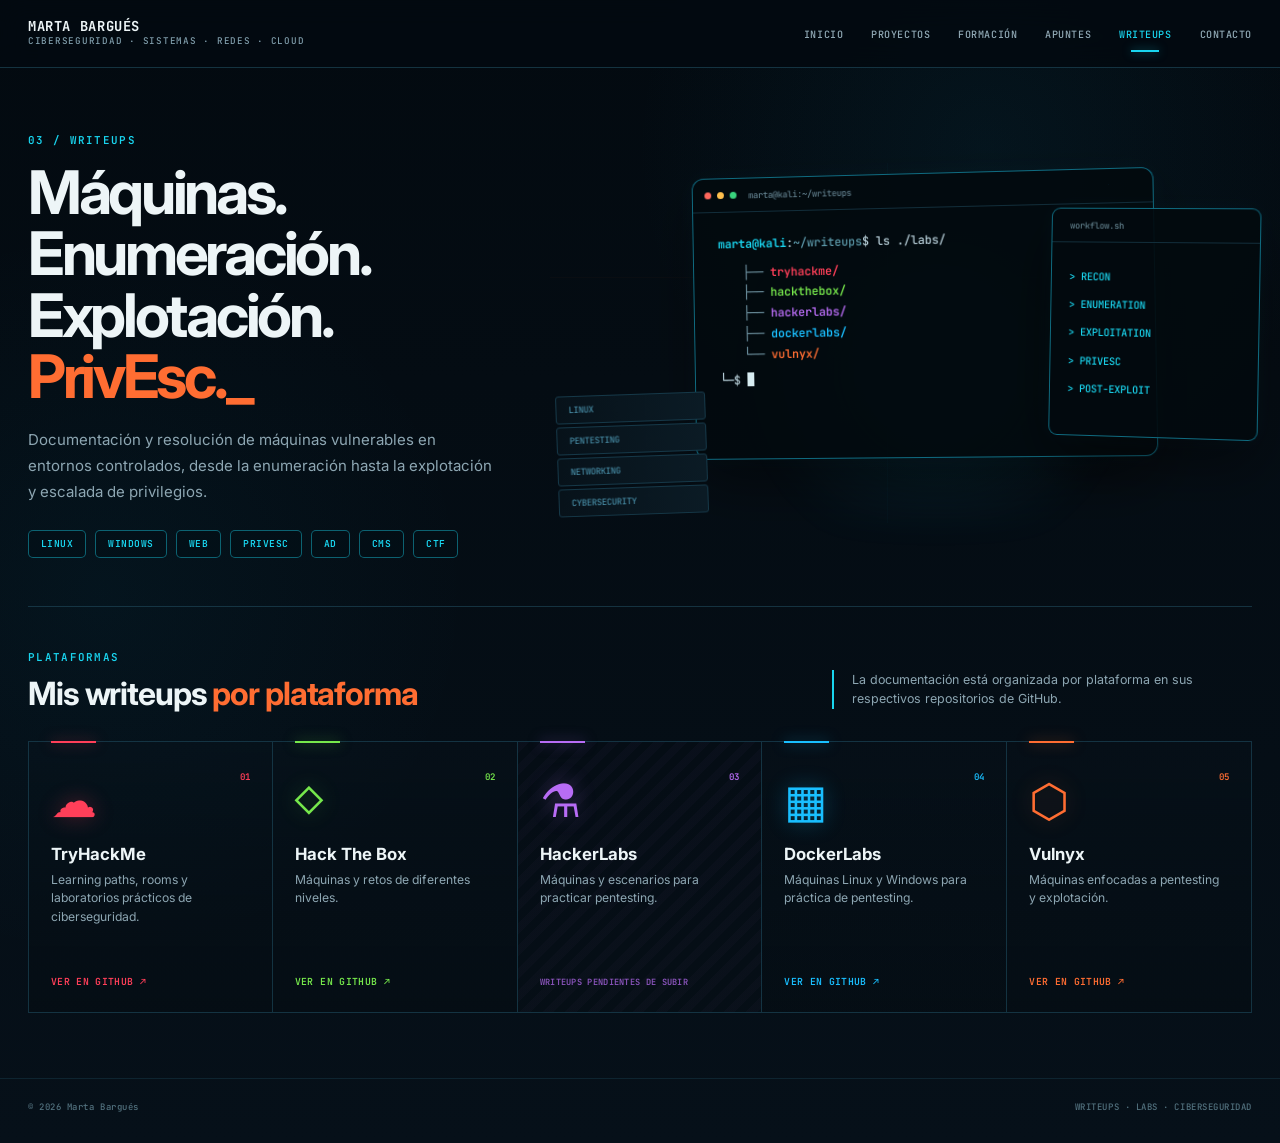
<file: writeups.html>
<!DOCTYPE html>
<html lang="es">
<head>
  <meta charset="UTF-8">
  <meta name="viewport" content="width=device-width, initial-scale=1.0">
  <meta name="description" content="Writeups de ciberseguridad de Marta Bargués: TryHackMe, Hack The Box, HackerLabs, DockerLabs y Vulnyx.">
  <title>Writeups | Marta Bargués</title>
  <link rel="stylesheet" href="style-writeups.css">
</head>

<body>

<header class="topbar">
  <a class="brand" href="index.html">
    <strong>MARTA BARGUÉS</strong>
    <span>CIBERSEGURIDAD · SISTEMAS · REDES · CLOUD</span>
  </a>

  <nav class="main-nav" aria-label="Navegación principal">
    <a href="index.html">INICIO</a>
    <a href="proyectos.html">PROYECTOS</a>
    <a href="formacion.html">FORMACIÓN</a>
    <a href="apuntes.html">APUNTES</a>
    <a class="active" href="writeups.html">WRITEUPS</a>
    <a href="contacto.html">CONTACTO</a>
  </nav>
</header>

<main>

  <section class="writeups-hero">
    <div class="hero-copy">
      <span class="eyebrow">03 / WRITEUPS</span>

      <h1>
        Máquinas.<br>
        Enumeración.<br>
        Explotación. <span>PrivEsc._</span>
      </h1>

      <p>
        Documentación y resolución de máquinas vulnerables en entornos
        controlados, desde la enumeración hasta la explotación y escalada
        de privilegios.
      </p>

      <div class="skills" aria-label="Tecnologías y áreas">
        <span>LINUX</span>
        <span>WINDOWS</span>
        <span>WEB</span>
        <span>PRIVESC</span>
        <span>AD</span>
        <span>CMS</span>
        <span>CTF</span>
      </div>
    </div>

    <div class="hero-lab" aria-label="Representación visual de los repositorios de writeups">
      <div class="ambient-lines"></div>

      <div class="terminal terminal-main">
        <div class="terminal-bar">
          <i></i><i></i><i></i>
          <span>marta@kali:~/writeups</span>
        </div>

        <div class="terminal-body">
          <p><b>marta@kali</b>:<em>~/writeups</em>$ ls ./labs/</p>
          <div class="tree">
            <span>├── <strong class="thm">tryhackme/</strong></span>
            <span>├── <strong class="htb">hackthebox/</strong></span>
            <span>├── <strong class="hl">hackerlabs/</strong></span>
            <span>├── <strong class="docker">dockerlabs/</strong></span>
            <span>└── <strong class="vulnyx">vulnyx/</strong></span>
          </div>
          <p class="cursor-line">└─$ <span class="cursor"></span></p>
        </div>
      </div>

      <div class="terminal terminal-side">
        <div class="terminal-bar compact"><span>workflow.sh</span></div>
        <div class="terminal-body workflow">
          <span>&gt; RECON</span>
          <span>&gt; ENUMERATION</span>
          <span>&gt; EXPLOITATION</span>
          <span>&gt; PRIVESC</span>
          <span>&gt; POST-EXPLOIT</span>
        </div>
      </div>

      <div class="book-stack" aria-hidden="true">
        <span>LINUX</span>
        <span>PENTESTING</span>
        <span>NETWORKING</span>
        <span>CYBERSECURITY</span>
      </div>
    </div>
  </section>


  <section class="platforms">
    <div class="section-heading">
      <div>
        <span class="eyebrow">PLATAFORMAS</span>
        <h2>Mis writeups <span>por plataforma</span></h2>
      </div>

      <p class="section-note">
        La documentación está organizada por plataforma en sus respectivos
        repositorios de GitHub.
      </p>
    </div>

    <div class="platform-flow">

      <a class="platform platform-thm"
         href="https://github.com/mabbosch/thm-writeups"
         target="_blank" rel="noopener noreferrer">
        <div class="platform-number">01</div>
        <div class="platform-icon" aria-hidden="true">☁</div>
        <div class="platform-content">
          <h3>TryHackMe</h3>
          <p>Learning paths, rooms y laboratorios prácticos de ciberseguridad.</p>
          <span class="repo-link">VER EN GITHUB ↗</span>
        </div>
      </a>

      <a class="platform platform-htb"
         href="https://github.com/mabbosch/htb-writeups"
         target="_blank" rel="noopener noreferrer">
        <div class="platform-number">02</div>
        <div class="platform-icon cube" aria-hidden="true">◇</div>
        <div class="platform-content">
          <h3>Hack The Box</h3>
          <p>Máquinas y retos de diferentes niveles.</p>
          <span class="repo-link">VER EN GITHUB ↗</span>
        </div>
      </a>

      <div class="platform platform-hl pending">
        <div class="platform-number">03</div>
        <div class="platform-icon flask" aria-hidden="true">⚗</div>
        <div class="platform-content">
          <h3>HackerLabs</h3>
          <p>Máquinas y escenarios para practicar pentesting.</p>
          <span class="repo-link pending-label">WRITEUPS PENDIENTES DE SUBIR</span>
        </div>
      </div>

      <a class="platform platform-docker"
         href="https://github.com/mabbosch/Dockerlabs"
         target="_blank" rel="noopener noreferrer">
        <div class="platform-number">04</div>
        <div class="platform-icon docker-icon" aria-hidden="true">▦</div>
        <div class="platform-content">
          <h3>DockerLabs</h3>
          <p>Máquinas Linux y Windows para práctica de pentesting.</p>
          <span class="repo-link">VER EN GITHUB ↗</span>
        </div>
      </a>

      <a class="platform platform-vulnyx"
         href="https://github.com/mabbosch/Vulnyx"
         target="_blank" rel="noopener noreferrer">
        <div class="platform-number">05</div>
        <div class="platform-icon shield" aria-hidden="true">⬡</div>
        <div class="platform-content">
          <h3>Vulnyx</h3>
          <p>Máquinas enfocadas a pentesting y explotación.</p>
          <span class="repo-link">VER EN GITHUB ↗</span>
        </div>
      </a>

    </div>
  </section>

</main>

<footer class="footer">
  <span>© 2026 Marta Bargués</span>
  <span>WRITEUPS · LABS · CIBERSEGURIDAD</span>
</footer>

</body>
</html>
</file>
<file: style.css>
:root {
    --bg: #030b12;
    --panel: #0c1728;
    --card: #101d30;
    --card2: #0b1626;
    --border: #1d3049;

    --text: #e8f0f8;
    --muted: #8fa3b8;

    --cyan: #25c8f4;
    --cyan2: #87dff8;
    --green: #5ee6b0;
    --red: #b52832;
}

/* =========================================================
   BASE
   ========================================================= */

* {
    box-sizing: border-box;
    margin: 0;
    padding: 0;
}

html {
    scroll-behavior: smooth;
}

body {
    min-height: 100vh;

    color: var(--text);

    font-family:
        Inter,
        "Segoe UI",
        sans-serif;

    line-height: 1.6;

    background:
        radial-gradient(
            circle at 75% 20%,
            rgba(16, 109, 139, 0.08),
            transparent 28%
        ),
        linear-gradient(
            180deg,
            #030b12 0%,
            #061019 100%
        );

    background-attachment: fixed;
}

/* IMPORTANTE:
   Sin body::before.
   Así eliminamos completamente la cuadrícula del fondo.
*/

a {
    color: inherit;
}

/* =========================================================
   HEADER
   ========================================================= */

.topbar {
    min-height: 68px;
    width: 100%;

    display: flex;
    align-items: center;
    justify-content: space-between;

    gap: 30px;

    padding: 0 max(28px, calc((100vw - 1440px) / 2));

    border-bottom: 1px solid rgba(35, 83, 101, 0.58);

    background: rgba(3, 10, 16, 0.90);

    backdrop-filter: blur(14px);

    position: sticky;
    top: 0;
    z-index: 50;
}

.brand {
    text-decoration: none;
    font-family: monospace;
    font-size: 1rem;
    font-weight: 700;
}

.brand span {
    color: var(--muted);
    font-weight: 400;
}

.topbar nav {
    display: flex;
    gap: 27px;
}

.topbar nav a {
    position: relative;

    padding: 25px 0 22px;

    color: #92aab6;

    text-decoration: none;

    font-family: "JetBrains Mono", monospace;
    font-size: 0.63rem;
    font-weight: 500;
    line-height: 1;

    letter-spacing: 0.055em;
    text-transform: uppercase;

    transition: color 0.2s ease;
}

.topbar nav a:hover,
.topbar nav a.active {
    color: var(--cyan);
}

/* =========================================================
   MAIN
   ========================================================= */

main {
    max-width: 1180px;
    margin: auto;
    padding: 0 32px;
}

/* =========================================================
   HERO
   ========================================================= */

.hero {
    min-height: 650px;

    display: grid;
    grid-template-columns: 1.05fr 0.95fr;

    gap: 68px;
    align-items: center;

    padding: 70px 0 80px;
}

.eyebrow {
    display: inline-flex;
    align-items: center;
    gap: 9px;

    padding: 7px 13px;
    margin-bottom: 25px;

    border: 1px solid var(--border);
    border-radius: 99px;

    background: rgba(16, 29, 48, 0.65);

    color: var(--muted);
    font-size: 0.76rem;
}

.eyebrow span {
    width: 7px;
    height: 7px;

    border-radius: 50%;

    background: var(--green);

    box-shadow:
        0 0 10px rgba(94, 230, 176, 0.55);
}

.hello {
    margin-bottom: 5px;

    color: var(--muted);
    font-family: monospace;
}

.hero h1 {
    margin-bottom: 26px;

    font-size: clamp(3.7rem, 7vw, 6.3rem);
    line-height: 0.9;
    letter-spacing: -0.055em;
}

.dot {
    color: var(--cyan);
}

.hero-copy h2 {
    margin-bottom: 18px;
    font-size: 1.18rem;
}

.lead {
    max-width: 610px;

    color: var(--muted);
    font-size: 1rem;
}

/* =========================================================
   BOTONES HERO
   ========================================================= */

.hero-actions {
    display: flex;
    gap: 12px;

    margin-top: 31px;
}

.btn {
    min-height: 44px;

    display: inline-flex;
    align-items: center;
    justify-content: center;

    padding: 10px 18px;

    border-radius: 8px;

    text-decoration: none;
    font-size: 0.88rem;
    font-weight: 650;

    transition: 0.2s;
}

.btn.primary {
    background: var(--cyan);
    color: #04101c;
}

.btn.primary:hover {
    transform: translateY(-2px);

    box-shadow:
        0 10px 30px rgba(37, 200, 244, 0.18);
}

.btn.secondary {
    border: 1px solid var(--border);

    background:
        rgba(16, 29, 48, 0.7);
}

.btn.secondary:hover {
    border-color: var(--cyan);
}

/* =========================================================
   HERO VISUAL
   ========================================================= */

.hero-visual {
    position: relative;
    padding-bottom: 115px;
}

.avatar-frame {
    overflow: hidden;

    border: 1px solid var(--border);
    border-radius: 18px;

    background: var(--panel);

    box-shadow:
        0 25px 70px rgba(0, 0, 0, 0.25);
}

.avatar-frame img {
    display: block;

    width: 100%;
    height: auto;
}

/* =========================================================
   TERMINAL
   ========================================================= */

.terminal {
    position: absolute;
    right: -18px;
    bottom: 8px;

    width: 77%;

    overflow: hidden;

    border: 1px solid #25425f;
    border-radius: 10px;

    background:
        rgba(5, 14, 25, 0.96);

    box-shadow:
        0 18px 45px rgba(0, 0, 0, 0.4);

    font-family: monospace;
    font-size: 0.72rem;
}

.terminal-bar {
    height: 31px;

    display: flex;
    align-items: center;

    gap: 6px;

    padding: 0 10px;

    border-bottom: 1px solid var(--border);

    color: var(--muted);
}

.terminal-bar i {
    width: 7px;
    height: 7px;

    border-radius: 50%;

    background: #276b88;
}

.terminal-bar span {
    margin-left: 5px;
}

.terminal-body {
    padding: 13px 16px;
}

.terminal-body p {
    margin: 3px 0;
}

.terminal-body b {
    color: var(--cyan);
}

.terminal-body .output {
    padding-left: 18px;
    color: #a8b9ca;
}

.terminal-body .status {
    color: var(--green);
}

/* =========================================================
   SECCIONES
   ========================================================= */

section:not(.hero) {
    padding: 72px 0;

    border-top:
        1px solid rgba(143, 163, 184, 0.17);
}

.section-grid {
    display: grid;

    grid-template-columns:
        0.85fr 1.15fr;

    gap: 80px;
}

.section-heading span,
.section-number,
.contact-strip > div > span {
    color: var(--muted);

    font-family: monospace;
    font-size: 0.72rem;

    letter-spacing: 0.08em;
}

.section-heading h2,
.section-title-row h2,
.contact-strip h2 {
    margin-top: 10px;

    font-size:
        clamp(1.8rem, 3vw, 2.65rem);

    line-height: 1.15;
}

.about-copy > p {
    max-width: 650px;

    color: var(--muted);

    font-size: 1rem;
}

/* =========================================================
   ESTADÍSTICAS
   ========================================================= */

.stats {
    display: grid;

    grid-template-columns:
        repeat(4, 1fr);

    gap: 15px;

    margin-top: 35px;
}

.stats div {
    padding-top: 13px;

    border-top:
        1px solid var(--border);
}

.stats strong {
    display: block;
    font-size: 1.15rem;
}

.stats span {
    display: block;

    margin-top: 2px;

    color: var(--muted);
    font-size: 0.72rem;
}

/* =========================================================
   TÍTULOS DE SECCIÓN
   ========================================================= */

.section-title-row {
    display: flex;

    align-items: end;
    justify-content: space-between;

    gap: 20px;

    margin-bottom: 30px;
}

.section-title-row h2 {
    margin-top: 8px;
}

.section-title-row > a {
    color: var(--muted);

    text-decoration: none;

    font-size: 0.8rem;
}

.section-title-row > a:hover {
    color: var(--cyan);
}

/* =========================================================
   PROYECTOS
   ========================================================= */

.project-grid {
    display: grid;

    grid-template-columns:
        1.12fr 0.88fr;

    gap: 18px;
}

.featured-project,
.mini-project {
    display: block;

    padding: 24px;

    border:
        1px solid var(--border);

    border-radius: 14px;

    background:
        linear-gradient(
            145deg,
            rgba(16, 29, 48, 0.98),
            rgba(9, 21, 37, 0.98)
        );

    text-decoration: none;

    transition: 0.22s;
}

.featured-project:hover,
.mini-project:hover {
    transform: translateY(-3px);

    border-color: #347da1;
}

.featured-project small,
.mini-project small {
    color: var(--muted);

    font-family: monospace;
    font-size: 0.68rem;
}

.featured-project h3 {
    margin: 12px 0 8px;

    font-size: 1.55rem;
}

.mini-project h3 {
    margin: 9px 0 7px;

    font-size: 1.15rem;
}

.featured-project p,
.mini-project p {
    color: var(--muted);
    font-size: 0.87rem;
}

.project-stack {
    display: grid;
    gap: 18px;
}

.mini-project code {
    display: block;

    margin-top: 20px;

    color: #8ea9bd;

    font-size: 0.7rem;

    white-space: normal;
}

/* =========================================================
   TAGS
   ========================================================= */

.tags {
    display: flex;
    flex-wrap: wrap;

    gap: 7px;

    margin-top: 20px;
}

.tags span {
    padding: 4px 9px;

    border:
        1px solid var(--border);

    border-radius: 5px;

    color: #b7c9d8;

    font-size: 0.68rem;
}

/* =========================================================
   SIGNAL
   ========================================================= */

.signal {
    height: 5px;

    margin-top: 23px;

    overflow: hidden;

    border-radius: 10px;

    background: #07111f;
}

.signal span {
    display: block;

    width: 78%;
    height: 100%;

    background:
        linear-gradient(
            90deg,
            #1c6e8e,
            var(--cyan)
        );
}

/* =========================================================
   NETWORK DIAGRAM
   ========================================================= */

.network-diagram {
    position: relative;

    height: 205px;

    margin-bottom: 23px;

    overflow: hidden;

    border:
        1px solid var(--border);

    border-radius: 9px;

    background:
        linear-gradient(
            rgba(37, 200, 244, 0.025),
            rgba(37, 200, 244, 0.025)
        ),
        #081421;
}

.node {
    position: absolute;

    width: 74px;
    height: 42px;

    display: grid;
    place-items: center;

    z-index: 2;

    border:
        1px solid #27698a;

    border-radius: 7px;

    background: #0b1a2a;

    color: #b8d7e7;

    font:
        700 0.68rem monospace;
}

.kali {
    left: 7%;
    top: 80px;
}

.aws {
    left: 42%;
    top: 80px;
}

.target {
    right: 7%;
    top: 80px;
}

.vpn {
    left: 42%;
    top: 17px;
}

.wazuh {
    left: 42%;
    bottom: 16px;
}

.line {
    position: absolute;

    z-index: 1;

    background: #235a76;
}

.l1 {
    height: 1px;

    left: 20%;
    right: 51%;
    top: 101px;
}

.l2 {
    height: 1px;

    left: 55%;
    right: 20%;
    top: 101px;
}

.lv,
.lw {
    width: 1px;
    height: 38px;

    left: 49%;
}

.lv {
    top: 56px;
}

.lw {
    bottom: 55px;
}

/* =========================================================
   ÁREAS
   ========================================================= */

.areas {
    display: grid;

    grid-template-columns:
        repeat(4, 1fr);

    gap: 18px;

    margin-top: 25px;
}

.areas > div {
    min-height: 80px;

    padding: 6px 16px;

    border-left:
        2px solid #2b7898;
}

.areas > div:nth-child(2) {
    border-color: #506f91;
}

.areas > div:nth-child(3) {
    border-color: #4b8c80;
}

.areas > div:nth-child(4) {
    border-color: #725d88;
}

.areas h3 {
    margin-bottom: 6px;

    font-size: 0.98rem;
}

.areas p {
    color: var(--muted);

    font-size: 0.76rem;
}

/* =========================================================
   FORMACIÓN
   ========================================================= */

.formation-list {
    border-top:
        1px solid var(--border);
}

.formation-list div {
    display: flex;

    justify-content: space-between;

    gap: 20px;

    padding: 15px 0;

    border-bottom:
        1px solid var(--border);
}

.formation-list strong {
    font-size: 0.9rem;
}

.formation-list span {
    color: var(--muted);

    font-size: 0.8rem;

    text-align: right;
}

/* =========================================================
   CONTACTO
   ========================================================= */

.contact-strip {
    display: flex;

    justify-content: space-between;
    align-items: center;

    gap: 30px;
}

.contact-strip h2 {
    margin: 7px 0;
}

.contact-strip p {
    color: var(--muted);

    font-size: 0.88rem;
}

/* =========================================================
   FOOTER
   ========================================================= */

footer {
    max-width: 1180px;

    margin: auto;

    padding:
        24px 32px 40px;

    display: flex;

    justify-content: space-between;

    border-top:
        1px solid rgba(143, 163, 184, 0.17);

    color: #63778c;

    font:
        0.7rem monospace;
}

/* =========================================================
   RESPONSIVE TABLET
   ========================================================= */

@media (max-width: 900px) {

    .topbar {
        height: auto;

        padding:
            20px 24px;

        align-items: flex-start;
    }

    .topbar nav {
        flex-wrap: wrap;

        gap:
            12px 20px;

        justify-content: flex-end;
    }

    .hero {
        grid-template-columns: 1fr;

        padding-top: 50px;

        gap: 40px;
    }

    .hero-visual {
        max-width: 650px;

        padding-bottom: 95px;
    }

    .terminal {
        right: 10px;
    }

    .section-grid {
        grid-template-columns: 1fr;

        gap: 35px;
    }

    .project-grid {
        grid-template-columns: 1fr;
    }

    .areas {
        grid-template-columns:
            1fr 1fr;
    }

    .stats {
        grid-template-columns:
            1fr 1fr;
    }
}

/* =========================================================
   RESPONSIVE MÓVIL
   ========================================================= */

@media (max-width: 600px) {

    main {
        padding:
            0 20px;
    }

    .topbar {
        display: block;

        padding:
            18px 20px;
    }

    .topbar nav {
        margin-top: 15px;

        justify-content:
            flex-start;
    }

    .topbar nav a {
        font-size: 0.8rem;
    }

    .hero {
        min-height: 0;

        padding:
            45px 0 60px;
    }

    .hero h1 {
        font-size: 3.7rem;
    }

    .hero-copy h2 {
        font-size: 1rem;
    }

    .hero-actions {
        flex-wrap: wrap;
    }

    .hero-visual {
        padding-bottom: 0;
    }

    .terminal {
        position: relative;

        width: 94%;

        right: auto;
        bottom: auto;

        margin:
            -25px auto 0;
    }

    .stats,
    .areas {
        grid-template-columns:
            1fr 1fr;
    }

    .section-title-row {
        align-items: flex-start;
    }

    .formation-list div {
        display: block;
    }

    .formation-list span {
        display: block;

        margin-top: 3px;

        text-align: left;
    }

    .contact-strip {
        flex-direction: column;

        align-items: flex-start;
    }

    footer {
        display: block;

        padding: 20px;
    }

    footer span {
        display: block;

        margin-bottom: 5px;
    }
}


/\* Terminal typing animation \*/

.typed-command{color:#e7f2fb}

.terminal-reveal{animation:terminalReveal .18s ease-out both}

.terminal-prompt-final{display:flex;align-items:center;min-height:18px}

.terminal-cursor{display:inline-block;width:7px;height:13px;background:var(--cyan);margin-left:2px;animation:terminalBlink .85s steps(1,end) infinite}

@keyframes terminalReveal{from{opacity:0;transform:translateY(2px)}to{opacity:1;transform:translateY(0)}}

@keyframes terminalBlink{0%,48%{opacity:1}49%,100%{opacity:0}}

@media(prefers-reduced-motion:reduce){.terminal-reveal{animation:none}.terminal-cursor{animation:none}}



/\* More visual rhythm below the hero \*/

:root{--warm:#d96a4f;--warm-soft:#f09a78;--violet:#8a7bd8}

.projects-section{position:relative}

.projects-section:before{content:"";position:absolute;left:50%;top:14%;width:58%;height:62%;transform:translateX(-50%);background:radial-gradient(circle,rgba(217,106,79,.055),transparent 67%);pointer-events:none;z-index:-1}

.attack-card{position:relative;overflow:hidden;background:linear-gradient(145deg,rgba(16,29,48,.98),rgba(9,21,37,.98))}

.attack-card:after{content:"";position:absolute;width:150px;height:150px;right:-70px;top:-70px;border-radius:50%;background:rgba(37,200,244,.07);filter:blur(4px);pointer-events:none}

.attack-card .network-diagram{background:radial-gradient(circle at 50% 50%,rgba(37,200,244,.08),transparent 38%),linear-gradient(rgba(37,200,244,.025),rgba(37,200,244,.025)),#081421}

.attack-card .target{border-color:rgba(217,106,79,.75);color:var(--warm-soft);box-shadow:0 0 18px rgba(217,106,79,.08)}

.attack-card .wazuh{border-color:rgba(94,230,176,.65);color:var(--green)}



.project-stack{grid-template-rows:1fr 1fr}

.mini-project{padding:0;overflow:hidden;display:grid;grid-template-columns:42% 58%;min-height:230px;position:relative}

.mini-project.writeup-card{grid-template-columns:58% 42%}

.mini-content{padding:23px;align-self:center}

.mini-visual{position:relative;min-height:100%;overflow:hidden;border-right:1px solid var(--border);background:#081421}

.writeup-card .mini-visual{border-right:0;border-left:1px solid var(--border)}

.honeypot-visual{background:radial-gradient(circle at 50% 48%,rgba(37,200,244,.10),transparent 43%),#081421}

.radar-ring{position:absolute;left:50%;top:48%;transform:translate(-50%,-50%);border:1px solid rgba(37,200,244,.18);border-radius:50%}

.r1{width:48px;height:48px}.r2{width:92px;height:92px}.r3{width:138px;height:138px}

.radar-ring:after,.radar-ring:before{content:"";position:absolute;background:rgba(37,200,244,.12)}

.r3:after{width:1px;height:138px;left:68px;top:0}.r3:before{height:1px;width:138px;left:0;top:68px}

.radar-sweep{position:absolute;width:68px;height:68px;left:50%;top:48%;transform-origin:0 0;background:conic-gradient(from 270deg,rgba(37,200,244,.28),transparent 24%);animation:radarSweep 4.5s linear infinite}

.radar-dot{position:absolute;width:6px;height:6px;border-radius:50%;background:var(--warm-soft);box-shadow:0 0 12px rgba(217,106,79,.8)}

.d1{left:34%;top:35%}.d2{left:62%;top:58%}.d3{left:54%;top:28%;width:4px;height:4px}

.visual-label{position:absolute;left:12px;bottom:10px;font:600 .56rem monospace;letter-spacing:.08em;color:#69879e}

.console-visual{padding:28px 18px;background:linear-gradient(160deg,rgba(217,106,79,.055),transparent 50%),#081421;font-family:monospace}

.console-top{display:block;color:var(--warm-soft);font-size:.61rem;margin-bottom:18px}

.console-visual i{display:block;width:var(--w);height:5px;margin:9px 0;border-radius:8px;background:#234b63;opacity:.9}

.console-visual i.warm{background:linear-gradient(90deg,#7e3c38,var(--warm))}

.console-status{position:absolute;right:13px;bottom:10px;font-size:.51rem;letter-spacing:.06em;color:#6f7e91}

.honeypot-card:hover .radar-dot{box-shadow:0 0 18px rgba(217,106,79,1)}

.writeup-card:hover .console-visual i.warm{width:88%;transition:width .5s ease}



.areas-section{position:relative;background:linear-gradient(90deg,rgba(12,23,40,.34),rgba(12,23,40,.7),rgba(12,23,40,.34));margin-left:-32px;margin-right:-32px;padding-left:32px!important;padding-right:32px!important}

.areas>div{position:relative;padding:16px 18px 14px;border-left:0;border-top:2px solid #2b7898;background:rgba(11,22,38,.42);border-radius:0 0 9px 9px;transition:.2s}

.areas>div:nth-child(2){border-top-color:#506f91}.areas>div:nth-child(3){border-top-color:#4b8c80}.areas>div:nth-child(4){border-top-color:var(--warm)}

.areas>div:before{font-family:monospace;display:block;margin-bottom:14px;font-size:1.35rem;color:var(--cyan2);opacity:.8}

.areas>div:nth-child(1):before{content:"[ SEC ]"}.areas>div:nth-child(2):before{content:">\_ SYS";color:#9db5d0}.areas>div:nth-child(3):before{content:"< / > NET";color:#79b9aa}.areas>div:nth-child(4):before{content:"☁ CLOUD";color:var(--warm-soft)}

.areas>div:hover{transform:translateY(-3px);background:rgba(16,29,48,.72)}



.formation-section{position:relative}

.formation-section:after{content:"";position:absolute;right:-8%;bottom:0;width:300px;height:300px;background:radial-gradient(circle,rgba(138,123,216,.05),transparent 68%);pointer-events:none}

.formation-list div:nth-child(3) strong{color:var(--cyan2)}

.formation-list div:nth-child(4) strong{color:var(--warm-soft)}

.contact-strip{position:relative;overflow:hidden}

.contact-strip:after{content:"MB\_";position:absolute;right:140px;bottom:-35px;font:800 7rem monospace;color:rgba(37,200,244,.025);pointer-events:none}



@keyframes radarSweep{to{transform:rotate(360deg)}}

@media(prefers-reduced-motion:reduce){.radar-sweep{animation:none}}

@media(max-width:900px){.mini-project,.mini-project.writeup-card{grid-template-columns:38% 62%}.writeup-card{grid-template-columns:62% 38%!important}}

@media(max-width:600px){.areas-section{margin-left:-20px;margin-right:-20px;padding-left:20px!important;padding-right:20px!important}.mini-project,.mini-project.writeup-card{grid-template-columns:1fr!important}.mini-visual{min-height:150px;border-right:0;border-bottom:1px solid var(--border)}.writeup-card .mini-visual{order:-1;border-left:0;border-bottom:1px solid var(--border)}.contact-strip:after{right:-30px}}





/\* Project cards v2 — deeper contrast, inspired by the hero \*/

.projects-section{isolation:isolate}

.projects-section:after{content:"";position:absolute;inset:0 -32px;z-index:-2;background:radial-gradient(circle at 48% 28%,rgba(37,200,244,.07),transparent 35%),radial-gradient(circle at 92% 78%,rgba(217,106,79,.06),transparent 28%)}

.project-grid-v2{grid-template-columns:repeat(3,minmax(0,1fr));gap:18px}

.project-card-v2{position:relative;display:flex;flex-direction:column;min-width:0;overflow:hidden;text-decoration:none;background:linear-gradient(160deg,#050b12 0%,#07111b 62%,#081522 100%);border:1px solid #1e4059;border-radius:14px;box-shadow:0 16px 38px rgba(0,0,0,.18);transition:transform .22s ease,border-color .22s ease,box-shadow .22s ease}

.project-card-v2:hover{transform:translateY(-4px);border-color:rgba(37,200,244,.72);box-shadow:0 20px 45px rgba(0,0,0,.28),0 0 24px rgba(37,200,244,.055)}

.project-card-v2.writeup-card{border-color:rgba(217,106,79,.42)}

.project-card-v2.writeup-card:hover{border-color:rgba(240,154,120,.78);box-shadow:0 20px 45px rgba(0,0,0,.28),0 0 24px rgba(217,106,79,.07)}

.project-visual-v2{height:210px;position:relative;overflow:hidden;background:#030911;border-bottom:1px solid rgba(37,200,244,.13)}

.project-card-v2 .network-diagram{height:100%;margin:0;border:0;border-radius:0;background:radial-gradient(circle at 50% 50%,rgba(37,200,244,.09),transparent 42%),#030911}

.project-card-v2 .honeypot-visual{min-height:210px;border:0;background:radial-gradient(circle at 50% 48%,rgba(37,200,244,.12),transparent 42%),#030911}

.project-card-v2 .console-visual{min-height:210px;border:0;padding:30px 28px;background:radial-gradient(circle at 75% 35%,rgba(217,106,79,.09),transparent 35%),#030911}

.project-copy-v2{position:relative;display:flex;flex-direction:column;flex:1;padding:22px 22px 24px}

.project-copy-v2 small{font:600 .65rem monospace;letter-spacing:.07em;color:#6f8ba1}

.project-copy-v2 h3{font-size:1.15rem;line-height:1.28;margin:9px 0 9px;color:var(--text)}

.project-copy-v2 p{color:var(--muted);font-size:.82rem;line-height:1.55;flex:1}

.project-copy-v2 .tags{margin-top:18px;padding-right:30px}

.project-copy-v2 .tags span{background:#050d16;border-color:#20364d}

.project-arrow{position:absolute;right:20px;bottom:21px;color:var(--warm-soft);font-size:1.25rem;line-height:1;transition:transform .2s ease}

.project-card-v2:hover .project-arrow{transform:translateX(4px)}

.project-card-v2:nth-child(1) .project-arrow,.project-card-v2:nth-child(2) .project-arrow{color:var(--cyan)}

.project-card-v2:nth-child(2) .radar-ring{border-color:rgba(37,200,244,.25)}

.project-card-v2:nth-child(2) .radar-dot{background:var(--warm-soft)}

.console-command{display:block;margin-top:18px;color:#6fa6c4;font-size:.58rem;line-height:1.5}



/\* Phishing lab visual \*/

.phishing-visual{background:radial-gradient(circle at 38% 45%,rgba(217,106,79,.10),transparent 34%),radial-gradient(circle at 72% 50%,rgba(37,200,244,.10),transparent 32%),#030911}

.mail-window{position:absolute;left:12%;top:20%;width:48%;height:58%;border:1px solid rgba(240,154,120,.62);border-radius:9px;background:#07111b;padding:28px 16px 14px;box-shadow:0 0 22px rgba(217,106,79,.08)}

.mail-window:before{content:'';position:absolute;left:0;right:0;top:0;height:20px;border-bottom:1px solid rgba(240,154,120,.24);background:rgba(217,106,79,.05)}

.mail-dot{position:relative;z-index:1;display:inline-block;width:5px;height:5px;margin-right:4px;border-radius:50%;background:var(--warm-soft);top:-21px}

.mail-line{height:4px;width:58%;margin:9px 0;border-radius:10px;background:rgba(224,238,247,.22)}

.mail-line.long{width:82%;background:rgba(37,200,244,.30)}

.mail-button{position:absolute;left:16px;bottom:14px;padding:4px 10px;border:1px solid rgba(217,106,79,.45);border-radius:4px;color:var(--warm-soft);font:600 8px/1.2 monospace;letter-spacing:.12em}

.mail-server{position:absolute;right:12%;top:37%;width:58px;height:64px;display:grid;place-items:center;border:1px solid rgba(37,200,244,.55);border-radius:7px;background:#06111a;color:var(--cyan);font:700 9px monospace;letter-spacing:.08em;box-shadow:0 0 18px rgba(37,200,244,.06)}

.mail-server:before,.mail-server:after{content:'';position:absolute;left:10px;right:10px;height:1px;background:rgba(37,200,244,.22)}

.mail-server:before{top:17px}.mail-server:after{bottom:17px}

.mail-path{position:absolute;left:59%;top:50%;width:18%;height:1px;background:linear-gradient(90deg,var(--warm-soft),var(--cyan));opacity:.72}

.mail-path:after{content:'›';position:absolute;right:-2px;top:-8px;color:var(--cyan);font-size:16px}

.phishing-card{border-color:rgba(217,106,79,.38)}

.phishing-card:hover{border-color:rgba(240,154,120,.72);box-shadow:0 20px 45px rgba(0,0,0,.28),0 0 24px rgba(217,106,79,.07)}

@media(max-width:1000px){.project-grid-v2{grid-template-columns:1fr 1fr}.project-card-v2:first-child{grid-column:1/-1}.project-card-v2:first-child{display:grid;grid-template-columns:1fr 1fr}.project-card-v2:first-child .project-visual-v2{height:auto;min-height:245px;border-bottom:0;border-right:1px solid rgba(37,200,244,.13)}}

@media(max-width:700px){.project-grid-v2{grid-template-columns:1fr}.project-card-v2:first-child{grid-column:auto;display:flex}.project-card-v2:first-child .project-visual-v2{height:200px;min-height:0;border-right:0;border-bottom:1px solid rgba(37,200,244,.13)}.project-visual-v2,.project-card-v2 .honeypot-visual,.project-card-v2 .console-visual{height:190px;min-height:190px}}



/\* Formation journey — rising learning path \*/

.formation-section{position:relative;overflow:hidden}

.formation-heading{max-width:690px;margin-bottom:34px}

.formation-heading h2{font-size:clamp(1.8rem,3vw,2.65rem);line-height:1.15;margin:10px 0 12px}

.formation-heading p{color:var(--muted);max-width:650px;font-size:.92rem}

.learning-path{position:relative;height:390px;background:linear-gradient(155deg,#050b12,#07111b 68%,#081522);border:1px solid #1e4059;border-radius:16px;overflow:hidden;box-shadow:0 18px 42px rgba(0,0,0,.18)}

.learning-path:before {
    content: none;
    display: none;
}
.learning-path:after{content:"GROWTH / LEARNING PATH";position:absolute;left:22px;bottom:14px;font:600 .55rem monospace;letter-spacing:.12em;color:#4d687d}

.learning-line{position:absolute;left:3%;top:18px;width:94%;height:330px;overflow:visible}

.learning-line-base,.learning-line-progress{fill:none;stroke-linecap:round;stroke-linejoin:round;vector-effect:non-scaling-stroke}

.learning-line-base{stroke:#18374b;stroke-width:2}

.learning-line-progress{stroke:url(#none);stroke:var(--cyan);stroke-width:2.5;filter:drop-shadow(0 0 5px rgba(37,200,244,.35));stroke-dasharray:1400;stroke-dashoffset:1400;animation:drawLearningPath 2.4s .2s ease-out forwards}

.milestone{position:absolute;width:175px;z-index:2;color:var(--text)}

.milestone small{display:block;color:#66849a;font:600 .55rem monospace;letter-spacing:.08em;margin-bottom:5px}

.milestone strong{display:block;font-size:.8rem;line-height:1.28}

.milestone em{display:block;color:var(--muted);font-size:.67rem;font-style:normal;margin-top:4px}

.milestone-dot{position:absolute;width:12px;height:12px;border:2px solid var(--cyan);background:#050b12;border-radius:50%;box-shadow:0 0 0 5px rgba(37,200,244,.07),0 0 14px rgba(37,200,244,.22)}

.m1{left:5%;top:250px}.m1 .milestone-dot{left:-2px;top:-22px}

.m2{left:25%;top:201px}.m2 .milestone-dot{left:-2px;top:-22px}

.m3{left:46%;top:140px}.m3 .milestone-dot{left:-2px;top:-22px}

.m4{left:66%;top:78px}.m4 .milestone-dot{left:-2px;top:-22px;border-color:var(--warm-soft);box-shadow:0 0 0 5px rgba(217,106,79,.07),0 0 14px rgba(217,106,79,.2)}

.m4 small{color:#a77468}

.m5{right:4%;top:26px}.m5 .milestone-dot{left:-2px;top:67px;width:14px;height:14px;background:var(--green);border-color:#b9ffe3;box-shadow:0 0 0 7px rgba(94,230,176,.08),0 0 18px rgba(94,230,176,.35);animation:currentPulse 2.2s ease-in-out infinite}

.m5 small{color:var(--green)}

.path-future{position:absolute;right:2.5%;top:14px;color:var(--warm-soft);font:700 .8rem monospace;letter-spacing:.15em}

@keyframes drawLearningPath{to{stroke-dashoffset:0}}

@keyframes currentPulse{50%{box-shadow:0 0 0 11px rgba(94,230,176,.025),0 0 23px rgba(94,230,176,.5)}}

@media(prefers-reduced-motion:reduce){.learning-line-progress{stroke-dashoffset:0;animation:none}.m5 .milestone-dot{animation:none}}

@media(max-width:800px){.learning-path{height:auto;padding:30px 24px 38px}.learning-line{display:none}.learning-path:before{background-size:36px 36px}.milestone{position:relative!important;left:auto!important;right:auto!important;top:auto!important;width:auto;padding:0 0 28px 32px;border-left:1px solid #24475d}.milestone:last-of-type{padding-bottom:8px}.milestone-dot,.m1 .milestone-dot,.m2 .milestone-dot,.m3 .milestone-dot,.m4 .milestone-dot,.m5 .milestone-dot{left:-7px;top:2px}.path-future{position:relative;right:auto;top:auto;margin:8px 0 0 31px}.learning-path:after{right:18px;left:auto}}





/\* Project illustrations — final image treatment \*/

.project-card-v2{overflow:hidden}

.project-image-wrap{position:relative;aspect-ratio:16/9;overflow:hidden;background:#03080d;border-bottom:1px solid rgba(37,200,244,.14)}

.project-image-wrap:after{content:"";position:absolute;inset:auto 0 0;height:34%;background:linear-gradient(to bottom,transparent,rgba(3,8,13,.92));pointer-events:none}

.project-image{display:block;width:100%;height:100%;object-fit:cover;object-position:center;transition:transform .45s ease,filter .45s ease}

.project-card-v2:hover .project-image{transform:scale(1.025);filter:brightness(1.06)}

.project-copy-v2{position:relative}

@media (prefers-reduced-motion:reduce){.project-image{transition:none}.project-card-v2:hover .project-image{transform:none}}





/\* Contacto v2 — cierre visual del portfolio \*/

.contact-v2{

    position:relative;

    display:grid;

    grid-template-columns:1.15fr .85fr;

    align-items:center;

    gap:56px;

    overflow:hidden;

    margin-bottom:0;

}

.contact-v2:before{

    content:"";

    position:absolute;

    left:0;

    top:-1px;

    width:150px;

    height:2px;

    background:linear-gradient(90deg,var(--cyan) 0 72%,var(--warm) 72% 88%,transparent 88%);

}

.contact-v2:after{

    content:"MB\_";

    position:absolute;

    right:-12px;

    bottom:-50px;

    font:800 8rem monospace;

    color:rgba(37,200,244,.025);

    pointer-events:none;

}

.contact-copy{position:relative;z-index:2}

.contact-copy h2{margin:9px 0 13px}

.contact-copy p{max-width:590px;color:var(--muted);font-size:.9rem;line-height:1.65}

.contact-copy .btn{margin-top:24px}



.contact-terminal{

    position:relative;

    z-index:2;

    width:100%;

    max-width:410px;

    justify-self:end;

    overflow:hidden;

    border:1px solid #203e55;

    border-radius:11px;

    background:linear-gradient(160deg,#03080d,#06111b);

    box-shadow:0 18px 42px rgba(0,0,0,.22);

    font-family:monospace;

}

.contact-terminal-bar{

    height:34px;

    display:flex;

    align-items:center;

    gap:6px;

    padding:0 12px;

    border-bottom:1px solid #183247;

    color:#617d90;

    font-size:.62rem;

}

.contact-terminal-bar i{

    width:7px;

    height:7px;

    border-radius:50%;

    background:#24556e;

}

.contact-terminal-bar i:last-of-type{background:var(--warm)}

.contact-terminal-bar span{margin-left:5px}

.contact-terminal-body{

    min-height:154px;

    padding:17px 19px 15px;

    font-size:.72rem;

    line-height:1.65;

}

.contact-terminal-body p{margin:2px 0}

.contact-terminal-body b{color:var(--cyan);font-weight:700}

.contact-output{padding-left:17px;color:#8fa8b8}

.contact-output.open{

    color:var(--green);

    font-weight:700;

    letter-spacing:.04em;

}

.contact-command{margin-top:11px!important}

.contact-prompt{

    display:flex;

    align-items:center;

    min-height:18px;

    margin-top:8px!important;

}

.contact-prompt span{

    display:inline-block;

    width:7px;

    height:13px;

    margin-left:5px;

    background:var(--cyan);

    animation:contactBlink .85s steps(1,end) infinite;

}

@keyframes contactBlink{0%,48%{opacity:1}49%,100%{opacity:0}}

@media(prefers-reduced-motion:reduce){.contact-prompt span{animation:none}}

@media(max-width:800px){

    .contact-v2{grid-template-columns:1fr;gap:34px}

    .contact-terminal{justify-self:start;max-width:520px}

}

@media(max-width:600px){

    .contact-v2{display:grid;align-items:initial}

    .contact-v2:after{right:-40px;font-size:6rem}

    .contact-copy p{font-size:.86rem}

    .contact-terminal{max-width:none}

}





/\* Enlaces de continuación — Áreas y Formación \*/

.section-more{

    display:flex;

    justify-content:flex-end;

    margin-top:22px;

}

.section-more a{

    display:inline-flex;

    align-items:center;

    gap:9px;

    color:#91a9b8;

    font:600 .68rem monospace;

    letter-spacing:.08em;

    text-transform:uppercase;

    text-decoration:none;

    transition:color .2s ease,transform .2s ease;

}

.section-more a span{

    color:var(--cyan);

    font-size:.95rem;

    transition:transform .2s ease;

}

.section-more a:hover{color:var(--text)}

.section-more a:hover span{transform:translateX(4px)}

.formation-more{margin-top:12px}

@media(max-width:600px){

    .section-more{justify-content:flex-start}

}





/\* Fondo v3 — degradados suaves, sin cuadrícula ni puntos \*/

html{

    scroll-behavior:smooth;

    scroll-padding-top:92px;

}

body{

    background-color:#07111b;

    background-image:

        radial-gradient(circle at 15% 10%, rgba(37,200,244,.075), transparent 32%),

        radial-gradient(circle at 88% 38%, rgba(224,113,77,.045), transparent 28%),

        radial-gradient(circle at 45% 82%, rgba(37,200,244,.04), transparent 34%) !important;

    background-size:auto !important;

    background-position:center !important;

}

section[id]{

    scroll-margin-top:92px;

}



/\* Navegación interna \*/

nav a{

    transition:color .2s ease, border-color .2s ease;

}

nav a:focus-visible{

    outline:2px solid var(--cyan);

    outline-offset:5px;

    border-radius:3px;

}

@media(prefers-reduced-motion:reduce){

    html{scroll-behavior:auto}

}





/\* Eliminar definitivamente la cuadrícula global del fondo \*/

body::before{

    content:none !important;

    display:none !important;

    background:none !important;

}
/* Fondo global limpio — sin cuadrícula */
body::before {
    content: none !important;
    display: none !important;
    background: none !important;
}
</file>
<file: style-apuntes.css>
@import url('https://fonts.googleapis.com/css2?family=Inter:wght@400;500;600;700;800&family=JetBrains+Mono:wght@400;500;600;700&display=swap');


/* ==================================================
   VARIABLES
   ================================================== */


:root {
    --bg: #030b12;
    --text: #f1f5f7;
    --muted: #9bb6c5;

    --cyan: #16d7ef;
    --blue: #159ff2;
    --orange: #ff6b2c;

    --line: #173a49;
    --max: 1440px;
}

/* ==================================================
   GENERAL
   ================================================== */

* {
    box-sizing: border-box;
}

html {
    scroll-behavior: smooth;
}

body {
    margin: 0;
    min-height: 100vh;

    color: var(--text);

    background:
        radial-gradient(
            circle at 75% 20%,
            rgba(16, 109, 139, 0.08),
            transparent 28%
        ),
        linear-gradient(
            180deg,
            #030b12 0%,
            #061019 100%
        );

    background-attachment: fixed;

    font-family: "Inter", sans-serif;
}

a {
    color: inherit;
    text-decoration: none;
}


/* ==================================================
   HEADER
   ================================================== */

.topbar {
    min-height: 68px;

    padding:
        0
        max(28px, calc((100vw - var(--max)) / 2));

    display: flex;
    align-items: center;
    justify-content: space-between;

    gap: 30px;

    position: sticky;
    top: 0;
    z-index: 50;

    border-bottom:
        1px solid rgba(35, 83, 101, 0.58);

    background:
        rgba(3, 10, 16, 0.90);

    backdrop-filter: blur(14px);
}


.brand {
    display: flex;
    flex-direction: column;

    gap: 4px;

    flex: 0 0 auto;
}


.brand strong {
    font:
        700
        0.86rem/1
        "JetBrains Mono",
        monospace;

    letter-spacing: 0.045em;
}


.brand span {
    color: #82a1b0;

    font:
        500
        0.58rem/1.2
        "JetBrains Mono",
        monospace;

    letter-spacing: 0.08em;
}


/* NAVEGACIÓN */

.main-nav {
    display: flex;
    align-items: center;

    gap: 28px;
}


.main-nav a {
    position: relative;

    padding:
        25px 0
        22px;

    color: #92aab6;

    font:
        500
        0.63rem/1
        "JetBrains Mono",
        monospace;

    letter-spacing: 0.055em;
}


.main-nav a:hover,
.main-nav a.active {
    color: var(--cyan);
}


.main-nav a.active::after {
    content: "";

    position: absolute;

    left: 50%;
    bottom: 10px;

    width: 28px;
    height: 2px;

    background: var(--cyan);

    transform: translateX(-50%);

    box-shadow:
        0 0 10px
        rgba(22, 215, 239, 0.55);
}


/* ==================================================
   PÁGINA
   ================================================== */

main {
    max-width: var(--max);

    margin: auto;

    padding:
        0 28px;
}


/* ==================================================
   HERO
   ================================================== */

.notes-hero {
    display: grid;

    grid-template-columns:
        0.72fr
        1.28fr;

    gap: 24px;

    align-items: center;

    min-height: 645px;

    border-bottom:
        1px solid rgba(31, 76, 93, 0.55);
}


.hero-copy {
    position: relative;

    z-index: 5;

    padding:
        45px 0;
}


.eyebrow {
    color: var(--cyan);

    font:
        600
        0.7rem/1
        "JetBrains Mono",
        monospace;

    letter-spacing: 0.12em;
}


.hero-copy h1 {
    margin:
        42px 0
        28px;

    font-size:
        clamp(
            2.8rem,
            4.4vw,
            4.45rem
        );

    line-height: 0.98;

    letter-spacing: -0.045em;
}


.hero-copy h1 span {
    color: var(--violet);

    text-shadow:
        0 0 26px
        rgba(124, 109, 242, 0.14);
}


.hero-copy p {
    max-width: 470px;

    margin:
        0 0
        20px;

    color: var(--muted);

    font-size: 1rem;

    line-height: 1.65;
}


/* ==================================================
   BOTÓN NOTION
   ================================================== */

.notion-button {
    width: max-content;
    max-width: 100%;

    margin-top: 34px;

    padding:
        12px 19px;

    display: flex;
    align-items: center;

    gap: 15px;

    border:
        1px solid
        var(--violet);

    border-radius: 8px;

    background:
        rgba(6, 12, 19, 0.76);

    box-shadow:
        0 0 0 1px
        rgba(124, 109, 242, 0.12)
        inset,

        0 0 22px
        rgba(124, 109, 242, 0.07);

    color: #edf3f6;

    font:
        600
        0.69rem/1.25
        "JetBrains Mono",
        monospace;

    letter-spacing: 0.025em;

    transition:
        transform 0.2s ease,
        background 0.2s ease,
        box-shadow 0.2s ease;
}


.notion-button b {
    color: var(--violet-light);

    font-weight: 600;
}


.notion-button:hover {
    transform:
        translateY(-3px);

    background:
        rgba(124, 109, 242, 0.08);

    box-shadow:
        0 0 26px
        rgba(124, 109, 242, 0.14);
}


/* LOGO NOTION */

.notion-logo {
    width: 35px;
    height: 35px;

    flex:
        0 0 35px;

    display: grid;

    place-items: center;

    border:
        2px solid
        #f2f4f5;

    border-radius: 3px;

    color: #ffffff;

    font:
        800
        1.35rem/1
        Georgia,
        serif;

    transform:
        rotate(-3deg);
}


/* ==================================================
   IMAGEN / VISUAL
   ================================================== */

.hero-visual {
    position: relative;

    height: 570px;

    min-width: 0;

    overflow: visible;
}


/* Resplandor más frío detrás de la imagen */

.hero-visual::before {
    content: "";

    position: absolute;

    inset:
        12% 2%
        8% 10%;

    background:
        radial-gradient(
            circle,
            rgba(92, 91, 220, 0.12),
            transparent 62%
        );

    filter:
        blur(18px);
}


/* Imagen integrada con el fondo */

.hero-visual img {
    position: relative;

    width: 100%;
    height: 100%;

    display: block;

    object-fit: cover;

    object-position:
        65% center;

    opacity: 0.95;
    filter:
    saturate(0.65)
    brightness(0.82)
    contrast(1.08)
    hue-rotate(-12deg); 


    /* Fundido lateral y vertical */

    -webkit-mask-image:
        linear-gradient(
            to right,
            transparent 0%,
            rgba(0, 0, 0, 0.15) 6%,
            black 22%,
            black 88%,
            transparent 100%
        ),
        linear-gradient(
            to bottom,
            transparent 0%,
            black 6%,
            black 90%,
            transparent 100%
        );

    -webkit-mask-composite:
        source-in;


    mask-image:
        linear-gradient(
            to right,
            transparent 0%,
            rgba(0, 0, 0, 0.15) 6%,
            black 22%,
            black 88%,
            transparent 100%
        ),
        linear-gradient(
            to bottom,
            transparent 0%,
            black 6%,
            black 90%,
            transparent 100%
        );

    mask-composite:
        intersect;
}


/* ==================================================
   FLUJO DE APRENDIZAJE
   ================================================== */

.learning-flow {
    min-height: 145px;

    display: grid;

    grid-template-columns:
        1fr
        1px
        1fr
        1px
        1fr
        1px
        1fr;

    align-items: center;

    gap: 22px;

    padding:
        24px 110px
        12px;
}


.learning-flow > i {
    width: 1px;
    height: 32px;

    background:
        #1c5368;
}


.flow-item {
    min-width: 0;

    display: flex;

    align-items: center;
    justify-content: center;

    gap: 20px;

    color: #a8c3d0;

    font:
        600
        0.67rem/1
        "JetBrains Mono",
        monospace;

    letter-spacing:
        0.035em;
}


.flow-icon {
    color: var(--blue);

    font-size: 2.35rem;

    line-height: 1;
}


/* Acentos violetas */

.flow-item:first-child span:last-child,
.flow-item.apply span:last-child,
.flow-item.apply .flow-icon {
    color: var(--violet-light);
}


/* ==================================================
   TEXTO FINAL
   ================================================== */

.closing-line {
    width: max-content;

    max-width: 100%;

    margin:
        0 auto
        42px;

    padding:
        25px 65px
        0;

    border-top:
        1px solid
        rgba(25, 72, 90, 0.55);

    color: #598aa2;

    text-align: center;

    font:
        500
        0.67rem/1.4
        "JetBrains Mono",
        monospace;

    letter-spacing:
        0.055em;
}


/* ==================================================
   RESPONSIVE
   ================================================== */

@media (max-width: 1100px) {

    .main-nav {
        gap: 17px;
    }


    .notes-hero {
        grid-template-columns:
            0.85fr
            1.15fr;
    }


    .learning-flow {
        padding-left: 35px;
        padding-right: 35px;
    }

}


@media (max-width: 850px) {

    .topbar {
        align-items: flex-start;

        flex-direction: column;

        padding-top: 17px;
        padding-bottom: 10px;
    }


    .main-nav {
        width: 100%;

        overflow-x: auto;

        gap: 20px;

        padding-bottom: 2px;
    }


    .main-nav a {
        padding:
            10px 0
            13px;

        white-space: nowrap;
    }


    .main-nav a.active::after {
        bottom: 4px;
    }


    .notes-hero {
        grid-template-columns:
            1fr;

        gap: 0;

        padding-top: 25px;
    }


    .hero-copy {
        padding-bottom: 15px;
    }


    .hero-copy h1 {
        margin-top: 30px;
    }


    .hero-visual {
        height: 430px;
    }


    .learning-flow {
        grid-template-columns:
            1fr 1fr;

        gap: 28px;

        padding:
            38px 10px;
    }


    .learning-flow > i {
        display: none;
    }

}


@media (max-width: 560px) {

    main {
        padding:
            0 18px;
    }


    .hero-copy h1 {
        font-size: 2.65rem;
    }


    .hero-copy p {
        font-size: 0.92rem;
    }


    .notion-button {
        width: 100%;

        justify-content: center;

        font-size: 0.61rem;
    }


    .hero-visual {
        height: 310px;
    }


    .learning-flow {
        grid-template-columns:
            1fr;

        padding:
            34px 0;
    }


    .flow-item {
        justify-content: flex-start;

        padding-left: 25%;
    }


    .closing-line {
        width: 100%;

        padding-left: 10px;
        padding-right: 10px;

        font-size: 0.58rem;
    }

}
</file>
<file: style-contacto.css>
@import url('https://fonts.googleapis.com/css2?family=Inter:wght@400;500;600;700;800&family=JetBrains+Mono:wght@400;500;600;700&display=swap');


/* ==================================================
   VARIABLES
   ================================================== */

:root {
    --bg: #030b12;
    --text: #f2f6f7;
    --muted: #9cb5c2;

    --cyan: #16d7ef;
    --purple: #b84df2;
    --green: #00e991;

    --line: #194252;
    --max: 1440px;
}


/* ==================================================
   GENERAL
   ================================================== */

* {
    box-sizing: border-box;
}

html {
    scroll-behavior: smooth;
}

body {
    margin: 0;
    min-height: 100vh;

    color: var(--text);

    background:
        radial-gradient(
            circle at 75% 20%,
            rgba(16, 109, 139, 0.08),
            transparent 28%
        ),
        linear-gradient(
            180deg,
            #030b12 0%,
            #061019 100%
        );

    background-attachment: fixed;

    font-family: "Inter", sans-serif;
}

a {
    color: inherit;
    text-decoration: none;
}


/* ==================================================
   HEADER
   ================================================== */

.topbar {
    min-height: 68px;

    padding:
        0
        max(28px, calc((100vw - var(--max)) / 2));

    display: flex;
    align-items: center;
    justify-content: space-between;

    gap: 30px;

    position: sticky;
    top: 0;

    z-index: 50;

    border-bottom:
        1px solid rgba(35, 83, 101, 0.58);

    background:
        rgba(3, 10, 16, 0.90);

    backdrop-filter: blur(14px);
}


.brand {
    display: flex;
    flex-direction: column;

    gap: 4px;
}


.brand strong {
    font:
        700
        0.86rem
        "JetBrains Mono",
        monospace;

    letter-spacing: 0.045em;
}


.brand span {
    color: #82a1b0;

    font:
        500
        0.58rem
        "JetBrains Mono",
        monospace;

    letter-spacing: 0.08em;
}


/* NAVEGACIÓN */

.main-nav {
    display: flex;
    align-items: center;

    gap: 28px;
}


.main-nav a {
    position: relative;

    padding:
        25px 0
        22px;

    color: #92aab6;

    font:
        500
        0.63rem
        "JetBrains Mono",
        monospace;

    letter-spacing: 0.055em;
}


.main-nav a:hover,
.main-nav a.active {
    color: var(--cyan);
}


.main-nav a.active::after {
    content: "";

    position: absolute;

    left: 50%;
    bottom: 10px;

    width: 28px;
    height: 2px;

    background: var(--cyan);

    transform: translateX(-50%);

    box-shadow:
        0 0 10px rgba(22, 215, 239, 0.55);
}


/* ==================================================
   CONTENIDO PRINCIPAL
   ================================================== */

main {
    max-width: var(--max);

    margin: auto;

    padding:
        0
        28px;
}


.contact-layout {
    display: grid;

    grid-template-columns:
        0.88fr
        1.12fr;

    gap: 68px;

    align-items: center;

    padding:
        78px 10px
        60px;
}


/* ==================================================
   COLUMNA IZQUIERDA
   ================================================== */

.eyebrow {
    color: var(--cyan);

    font:
        600
        0.7rem
        "JetBrains Mono",
        monospace;

    letter-spacing: 0.12em;
}


.contact-copy h1 {
    margin:
        44px 0
        24px;

    font-size:
        clamp(
            3.5rem,
            5.8vw,
            5.7rem
        );

    line-height: 0.95;

    letter-spacing: -0.055em;
}


.contact-copy h1 span {
    color: var(--cyan);

    text-shadow:
        0 0 22px
        rgba(22, 215, 239, 0.22);
}


.contact-copy > p {
    max-width: 520px;

    margin:
        0 0
        14px;

    color: var(--muted);

    font-size: 0.96rem;

    line-height: 1.65;
}


/* ==================================================
   OPEN TO WORK
   ================================================== */

.open-work {
    width: 235px;

    margin:
        28px 0
        30px;

    padding:
        12px 20px;

    display: flex;

    align-items: center;
    justify-content: center;

    gap: 15px;

    border:
        1px solid
        var(--green);

    border-radius: 5px;

    background:
        rgba(0, 233, 145, 0.025);

    box-shadow:
        0 0 18px
        rgba(0, 233, 145, 0.08);

    font:
        600
        0.66rem
        "JetBrains Mono",
        monospace;

    letter-spacing: 0.13em;
}


.open-work i {
    width: 10px;
    height: 10px;

    border-radius: 50%;

    background:
        var(--green);

    box-shadow:
        0 0 12px
        rgba(0, 233, 145, 0.75);
}


/* ==================================================
   DATOS DE CONTACTO
   ================================================== */

.contact-links {
    max-width: 610px;

    display: flex;
    flex-direction: column;
}


.contact-row {
    min-height: 61px;

    display: grid;

    grid-template-columns:
        130px
        minmax(30px, 1fr)
        minmax(175px, 1.5fr)
        118px;

    gap: 18px;

    align-items: center;

    font:
        500
        0.68rem
        "JetBrains Mono",
        monospace;
}


.contact-row strong {
    font-size: 0.64rem;

    letter-spacing: 0.05em;
}


.contact-row .cyan {
    color: var(--cyan);
}


.contact-row .line {
    height: 1px;

    background:
        linear-gradient(
            90deg,
            var(--cyan),
            transparent
        );
}


.contact-row > span:nth-child(3) {
    color: #a9c0cb;

    overflow: hidden;

    text-overflow: ellipsis;

    white-space: nowrap;
}


/* BOTONES PEQUEÑOS */

.contact-row button,
.contact-row a {
    min-height: 39px;

    display: flex;

    align-items: center;
    justify-content: center;

    border:
        1px solid
        var(--cyan);

    border-radius: 5px;

    background:
        rgba(4, 16, 25, 0.8);

    color: white;

    cursor: pointer;

    font:
        600
        0.62rem
        "JetBrains Mono",
        monospace;

    letter-spacing: 0.05em;

    transition:
        background 0.2s ease,
        color 0.2s ease,
        box-shadow 0.2s ease,
        transform 0.2s ease;
}


.contact-row button:hover,
.contact-row a:hover {
    background:
        var(--cyan);

    color:
        #021017;

    transform:
        translateY(-2px);

    box-shadow:
        0 0 18px
        rgba(22, 215, 239, 0.14);
}


/* ==================================================
   FORMULARIO
   ================================================== */

.form-shell {
    position: relative;

    overflow: hidden;

    border:
        1px solid
        rgba(59, 117, 139, 0.68);

    border-radius: 10px;

    background:
        linear-gradient(
            145deg,
            rgba(5, 18, 27, 0.92),
            rgba(3, 12, 19, 0.80)
        );

    box-shadow:
        0 25px 65px
        rgba(0, 0, 0, 0.25);
}


/* línea violeta superior */

.form-shell::before {
    content: "";

    position: absolute;

    top: 0;
    right: 0;

    width: 240px;
    height: 1px;

    background:
        linear-gradient(
            to left,
            var(--purple),
            transparent
        );
}


/* CABECERA FORMULARIO */

.form-title {
    min-height: 58px;

    padding:
        0 29px;

    display: flex;

    align-items: center;
    justify-content: space-between;

    border-bottom:
        1px solid
        rgba(40, 87, 104, 0.55);

    color:
        var(--cyan);

    font:
        600
        0.68rem
        "JetBrains Mono",
        monospace;

    letter-spacing:
        0.08em;
}


.form-title div {
    display: flex;

    gap: 7px;
}


.form-title i {
    width: 7px;
    height: 7px;

    border-radius: 50%;

    background:
        var(--cyan);
}


.form-title i:nth-child(2),
.form-title i:nth-child(3) {
    background:
        var(--purple);
}


/* ==================================================
   CAMPOS DEL FORMULARIO
   ================================================== */

form {
    padding:
        28px 30px
        25px;
}


.two-fields {
    display: grid;

    grid-template-columns:
        1fr 1fr;

    gap: 18px;
}


label {
    display: block;

    margin-bottom:
        21px;
}


label > span {
    display: block;

    margin-bottom:
        9px;

    color:
        #d7e4e8;

    font:
        600
        0.61rem
        "JetBrains Mono",
        monospace;

    letter-spacing:
        0.06em;
}


label b {
    color:
        #ff526c;
}


input,
textarea {
    width: 100%;

    border:
        1px solid
        #35677b;

    border-radius:
        5px;

    outline:
        none;

    color:
        #e8f2f5;

    background:
        rgba(2, 10, 16, 0.46);

    font:
        400
        0.78rem
        "JetBrains Mono",
        monospace;

    transition:
        border-color 0.2s ease,
        box-shadow 0.2s ease,
        background 0.2s ease;
}


input {
    height:
        47px;

    padding:
        0 14px;
}


textarea {
    min-height:
        128px;

    padding:
        14px;

    resize:
        vertical;
}


input::placeholder,
textarea::placeholder {
    color:
        #668b9c;
}


input:focus,
textarea:focus {
    border-color:
        var(--cyan);

    background:
        rgba(4, 20, 28, 0.72);

    box-shadow:
        0 0 0 2px
        rgba(22, 215, 239, 0.07);
}


/* ==================================================
   BOTÓN ENVIAR
   ================================================== */

.submit-button {
    width:
        58%;

    min-width:
        280px;

    min-height:
        54px;

    margin-left:
        auto;

    display:
        block;

    border:
        1px solid
        var(--purple);

    border-radius:
        5px;

    background:
        #07131d;

    color:
        #f1f6f8;

    cursor:
        pointer;

    font:
        600
        0.68rem
        "JetBrains Mono",
        monospace;

    letter-spacing:
        0.08em;

    transition:
        transform 0.2s ease,
        box-shadow 0.2s ease;
}


.submit-button:hover {
    transform:
        translateY(-2px);

    box-shadow:
        0 0 25px
        rgba(184, 77, 242, 0.15);
}


.submit-button em {
    color:
        var(--cyan);

    font-style:
        normal;
}


.form-note {
    margin:
        12px 0 0;

    color:
        #547481;

    text-align:
        right;

    font:
        400
        0.54rem
        "JetBrains Mono",
        monospace;
}


/* ==================================================
   FINAL DEL PORTFOLIO
   ================================================== */

.portfolio-end {
    position:
        relative;

    padding:
        38px 20px
        52px;

    border-top:
        1px solid
        rgba(28, 77, 94, 0.70);

    text-align:
        center;
}


.end-code {
    position:
        absolute;

    top:
        -13px;

    left:
        50%;

    padding:
        0 17px;

    background:
        var(--bg);

    color:
        var(--cyan);

    transform:
        translateX(-50%);

    font:
        600
        1.15rem
        "JetBrains Mono",
        monospace;
}


.portfolio-end h2 {
    margin:
        7px 0
        20px;

    font:
        600
        1rem
        "JetBrains Mono",
        monospace;

    letter-spacing:
        0.09em;
}


.heart-line {
    display:
        flex;

    align-items:
        center;

    justify-content:
        center;

    gap:
        14px;

    margin-bottom:
        17px;
}


.heart-line span {
    width:
        110px;

    height:
        1px;

    background:
        linear-gradient(
            to right,
            transparent,
            var(--cyan)
        );
}


.heart-line span:last-child {
    background:
        linear-gradient(
            to left,
            transparent,
            var(--cyan)
        );
}


.heart-line b {
    color:
        var(--purple);

    font-size:
        1.7rem;

    font-weight:
        400;
}


.portfolio-end p {
    margin:
        0;

    color:
        var(--cyan);

    font:
        500
        0.7rem
        "JetBrains Mono",
        monospace;
}


.portfolio-end p > span:first-child {
    color:
        #90aab6;
}


/* CURSOR */

.cursor {
    display:
        inline-block;

    animation:
        blink
        1s
        steps(1)
        infinite;
}


@keyframes blink {

    50% {
        opacity:
            0;
    }

}


/* ==================================================
   RESPONSIVE
   ================================================== */

@media (max-width: 1050px) {

    .main-nav {
        gap:
            17px;
    }

    .contact-layout {
        grid-template-columns:
            1fr;

        gap:
            50px;
    }

    .contact-copy > p {
        max-width:
            650px;
    }

    .contact-links {
        max-width:
            720px;
    }

}


@media (max-width: 850px) {

    .topbar {
        align-items:
            flex-start;

        flex-direction:
            column;

        padding-top:
            17px;

        padding-bottom:
            10px;
    }


    .main-nav {
        width:
            100%;

        overflow-x:
            auto;

        gap:
            20px;
    }


    .main-nav a {
        padding:
            10px 0
            13px;

        white-space:
            nowrap;
    }


    .main-nav a.active::after {
        bottom:
            4px;
    }

}


@media (max-width: 650px) {

    main {
        padding:
            0 18px;
    }


    .contact-layout {
        padding-top:
            48px;

        padding-left:
            0;

        padding-right:
            0;
    }


    .contact-copy h1 {
        margin-top:
            30px;

        font-size:
            3.4rem;
    }


    .two-fields {
        grid-template-columns:
            1fr;
    }


    form {
        padding:
            24px 18px;
    }


    .submit-button {
        width:
            100%;

        min-width:
            0;
    }


    .form-note {
        text-align:
            left;
    }


    .contact-row {
        grid-template-columns:
            110px
            1fr
            100px;

        gap:
            12px;

        padding:
            8px 0;
    }


    .contact-row .line {
        display:
            none;
    }

}


@media (max-width: 480px) {

    .contact-copy h1 {
        font-size:
            2.85rem;
    }


    .portfolio-end h2 {
        font-size:
            0.78rem;

        line-height:
            1.5;
    }


    .heart-line span {
        width:
            60px;
    }

}
</file>
<file: style-formacion.css>
* { box-sizing: border-box; }



:root {
  --bg:#07111b;
  --card:#050b11;
  --text:#e9f2f5;
  --muted:#839ba8;
  --cyan:#39c2e4;
  --warm:#df7655;
  --border:#173342;
}

html { scroll-behavior:smooth; }

body {
    margin: 0;
    min-height: 100vh;

    color: var(--text);

    font-family:
        Inter,
        system-ui,
        -apple-system,
        BlinkMacSystemFont,
        "Segoe UI",
        sans-serif;

    background:
        radial-gradient(
            circle at 75% 20%,
            rgba(16, 109, 139, 0.08),
            transparent 28%
        ),
        linear-gradient(
            180deg,
            #030b12 0%,
            #061019 100%
        );

    background-attachment: fixed;
}

a { color:inherit; }
/* =========================================================
   HEADER
   ========================================================= */

.topbar {
    min-height: 68px;
    width: 100%;
    padding: 0 max(28px, calc((100vw - 1440px) / 2));

    display: flex;
    align-items: center;
    justify-content: space-between;
    gap: 30px;

    position: sticky;
    top: 0;
    z-index: 50;

    border-bottom: 1px solid rgba(35, 83, 101, 0.58);
    background: rgba(3, 10, 16, 0.90);
    backdrop-filter: blur(14px);
}

.topbar .brand {
    display: flex;
    flex-direction: column;
    gap: 4px;
    flex: 0 0 auto;
    text-decoration: none;
}

.topbar .brand strong {
    color: #f1f5f7;
    font-family: "JetBrains Mono", monospace;
    font-size: 0.86rem;
    font-weight: 700;
    line-height: 1;
    letter-spacing: 0.045em;
}

.topbar .brand span {
    color: #82a1b0;
    font-family: "JetBrains Mono", monospace;
    font-size: 0.58rem;
    font-weight: 500;
    line-height: 1.2;
    letter-spacing: 0.08em;
}

.topbar .main-nav {
    display: flex;
    align-items: center;
    gap: 28px;
    margin: 0;
    padding: 0;
}

.topbar .main-nav a {
    position: relative;
    padding: 25px 0 22px;

    color: #92aab6;
    text-decoration: none;

    font-family: "JetBrains Mono", monospace;
    font-size: 0.63rem;
    font-weight: 500;
    line-height: 1;
    letter-spacing: 0.055em;

    white-space: nowrap;
    transition: color 0.2s ease;
}

.topbar .main-nav a:hover,
.topbar .main-nav a.active {
    color: #16d7ef;
}

.topbar .main-nav a.active::after {
    content: "";
    position: absolute;
    left: 50%;
    bottom: 10px;

    width: 28px;
    height: 2px;

    background: #16d7ef;
    transform: translateX(-50%);
    box-shadow: 0 0 10px rgba(22, 215, 239, 0.55);
}

main { width:min(1180px,88%); margin:auto; }




/* =========================================================
   HERO FORMACIÓN
   ========================================================= */

.formation-hero {
  display:grid;
  grid-template-columns:minmax(0,.95fr) minmax(420px,1.05fr);
  gap:44px;
  align-items:center;
  min-height:430px;
  padding:58px 0 48px;
  border-bottom:1px solid rgba(23,51,66,.65);
}

.hero-copy {
  position:relative;
  z-index:2;
}

.section-number {
  color:var(--cyan);
  font:600 .7rem monospace;
  letter-spacing:.16em;
}

.formation-hero h1 {
  margin:12px 0 15px;
  font-size:clamp(2.2rem,4.6vw,4.25rem);
  line-height:1;
  letter-spacing:-.045em;
}

.formation-hero h1 span {
  color:var(--warm);
}

.hero-copy > p {
  max-width:640px;
  margin:0;
  color:var(--muted);
  font-size:.92rem;
  line-height:1.75;
}

.hero-pillars {
  display:flex;
  flex-wrap:wrap;
  gap:12px;
  margin-top:28px;
}

.hero-pillar {
  display:flex;
  align-items:center;
  gap:10px;
  min-height:52px;
  padding:10px 15px;
  color:#91a8b3;
  background:rgba(5,11,17,.55);
  border:1px solid #1d4a5c;
  border-radius:28px;
  font:700 .57rem/1.35 monospace;
  letter-spacing:.08em;
  text-transform:uppercase;
}

.pillar-icon {
  display:grid;
  place-items:center;
  width:27px;
  height:27px;
  flex:0 0 27px;
  color:var(--cyan);
  font-size:1rem;
}

.pillar-icon.bars {
  font-size:1.15rem;
}

.hero-visual {
  position:relative;
  min-width:0;
  height:330px;
  overflow:hidden;
  border-radius:18px;
}

.hero-visual::before {
  content:"";
  position:absolute;
  inset:10% 4% 4% 10%;
  z-index:0;
  background:radial-gradient(circle,rgba(57,194,228,.12),transparent 62%);
  filter:blur(18px);
}

.hero-visual img {
  position:relative;
  z-index:1;
  width:100%;
  height:100%;
  object-fit:cover;
  object-position:70% center;
  display:block;
  mix-blend-mode:screen;
  opacity:.96;
}

/* =========================================================
   FIN HERO FORMACIÓN
   ========================================================= */

.education { padding:54px 0 80px; }

.section-heading { margin-bottom:34px; }
.section-heading > span {
  color:var(--cyan);
  font:600 .65rem monospace;
  letter-spacing:.16em;
}
.section-heading h2 {
  margin:8px 0 0;
  font-size:clamp(1.45rem,2.7vw,2rem);
  letter-spacing:-.025em;
}

.timeline { position:relative; max-width:920px; }

.timeline::before {
  content:"";
  position:absolute;
  top:14px;
  bottom:14px;
  left:84px;
  width:1px;
  background:linear-gradient(to bottom,rgba(57,194,228,.65),rgba(57,194,228,.15));
}

.timeline-item {
  position:relative;
  display:grid;
  grid-template-columns:84px minmax(0,1fr);
  gap:30px;
  padding-bottom:24px;
}
.timeline-item:last-child { padding-bottom:0; }

.timeline-item::before {
  content:"";
  position:absolute;
  top:25px;
  left:79px;
  z-index:2;
  width:9px;
  height:9px;
  border:2px solid var(--cyan);
  border-radius:50%;
  background:var(--bg);
  box-shadow:0 0 0 5px rgba(57,194,228,.05);
}
.timeline-item.current::before {
  border-color:var(--warm);
  box-shadow:0 0 0 5px rgba(223,118,85,.07);
}

.timeline-year {
  padding-top:18px;
  padding-right:18px;
  text-align:right;
  font-family:monospace;
}
.timeline-year span {
  display:block;
  color:#8fa7b2;
  font-size:.73rem;
  font-weight:700;
}
.timeline-year small {
  display:block;
  margin-top:3px;
  color:#58717d;
  font-size:.62rem;
}

.timeline-card {
  position:relative;
  padding:24px 26px 22px;
  overflow:hidden;
  background:radial-gradient(circle at 95% 15%,rgba(57,194,228,.045),transparent 25%),var(--card);
  border:1px solid var(--border);
  border-radius:11px;
  transition:transform .22s ease,border-color .22s ease;
}
.timeline-card::before {
  content:"";
  position:absolute;
  top:0;
  left:0;
  width:3px;
  height:100%;
  background:rgba(57,194,228,.7);
}
.current .timeline-card { border-color:rgba(223,118,85,.38); }
.current .timeline-card::before { background:var(--warm); }

.status {
  display:inline-block;
  margin-bottom:10px;
  color:var(--cyan);
  font:700 .6rem monospace;
  letter-spacing:.12em;
}
.current .status { color:var(--warm); }

.timeline-card h3 {
  max-width:690px;
  margin:0 0 7px;
  font-size:1.05rem;
  line-height:1.4;
}

.institution {
  margin:0 0 13px !important;
  color:#7fb6c6 !important;
  font:600 .7rem monospace !important;
}

.timeline-card > p:not(.institution) {
  max-width:700px;
  margin:0;
  color:var(--muted);
  font-size:.82rem;
  line-height:1.65;
}

.education-tags {
  display:flex;
  flex-wrap:wrap;
  gap:6px;
  margin-top:17px;
}
.education-tags span {
  padding:5px 8px;
  color:#75afc0;
  background:rgba(57,194,228,.025);
  border:1px solid #1d4050;
  border-radius:4px;
  font:500 .61rem monospace;
}
.current .education-tags span { border-color:rgba(223,118,85,.28); }

@media (hover:hover) {
  .timeline-card:hover {
    transform:translateY(-3px);
    border-color:#285a70;
  }
  .current .timeline-card:hover {
    border-color:rgba(223,118,85,.58);
  }
}

footer {
  width:min(1180px,88%);
  margin:auto;
  padding:22px 0 30px;
  border-top:1px solid var(--border);
  display:flex;
  justify-content:space-between;
  gap:20px;
  color:#607d8b;
  font:600 .66rem monospace;
  text-transform:uppercase;
}
footer a { text-decoration:none; }
footer i {
  display:inline-block;
  width:7px;
  height:12px;
  background:var(--cyan);
  animation:blink .9s steps(1,end) infinite;
}

@keyframes blink { 50% { opacity:0; } }

@media (max-width:760px) {
  
  main, footer { width:calc(100% - 40px); }
  .formation-hero { padding:46px 0 38px; }
  .education { padding:42px 0 55px; }
  .timeline::before { left:15px; }
  .timeline-item {
    grid-template-columns:1fr;
    gap:8px;
    padding-left:38px;
    padding-bottom:20px;
  }
  .timeline-item::before { top:20px; left:10px; }
  .timeline-year { padding:0; text-align:left; }
  .timeline-year span, .timeline-year small {
    display:inline;
    margin-right:5px;
  }
  .timeline-card { padding:21px; }
  footer { flex-direction:column; gap:15px; }
}

@media (max-width:420px) {
  .formation-hero h1 { font-size:2.35rem; }
  .timeline-card h3 { font-size:.98rem; }
}

@media (prefers-reduced-motion:reduce) {
  * { animation:none !important; transition:none !important; }
}


/* =========================================================
   LAYOUT FORMACIÓN + CERTIFICACIONES
   ========================================================= */

.formation-layout {
  display:grid;
  grid-template-columns:minmax(0,1.45fr) minmax(310px,.8fr);
  gap:52px;
  align-items:start;
}

.education-column,
.certifications {
  min-width:0;
}

.cert-list {
  display:grid;
  gap:12px;
}

.cert-card {
  position:relative;
  padding:19px 20px 18px;
  overflow:hidden;
  background:
    radial-gradient(circle at 100% 0,rgba(57,194,228,.05),transparent 35%),
    var(--card);
  border:1px solid var(--border);
  border-radius:10px;
  transition:transform .22s ease,border-color .22s ease;
}

.cert-card::before {
  content:"";
  position:absolute;
  top:0;
  left:0;
  width:3px;
  height:100%;
  background:rgba(57,194,228,.7);
}

.cert-card.preparing::before {
  background:var(--warm);
}

.cert-top {
  display:flex;
  justify-content:space-between;
  align-items:center;
  gap:12px;
  margin-bottom:10px;
}

.cert-code {
  color:var(--cyan);
  font:700 .67rem monospace;
  letter-spacing:.08em;
}

.cert-card.preparing .cert-code {
  color:var(--warm);
}

.cert-status {
  padding:4px 6px;
  border-radius:4px;
  font:700 .52rem monospace;
  letter-spacing:.08em;
  white-space:nowrap;
}

.cert-status.done {
  color:var(--cyan);
  border:1px solid rgba(57,194,228,.25);
  background:rgba(57,194,228,.04);
}

.cert-status.progress {
  color:var(--warm);
  border:1px solid rgba(223,118,85,.28);
  background:rgba(223,118,85,.04);
}

.cert-card h3 {
  margin:0 0 7px;
  font-size:.9rem;
  line-height:1.4;
}

.cert-card p {
  margin:0;
  color:var(--muted);
  font-size:.72rem;
  line-height:1.55;
}

.cert-card > a {
  display:inline-flex;
  gap:7px;
  margin-top:13px;
  color:#8da6b2;
  text-decoration:none;
  font:700 .58rem monospace;
  letter-spacing:.07em;
}

.cert-card > a span {
  color:var(--warm);
}

.cert-card > a:hover {
  color:var(--cyan);
}

@media (hover:hover) {
  .cert-card:hover {
    transform:translateY(-2px);
    border-color:#285a70;
  }

  .cert-card.preparing:hover {
    border-color:rgba(223,118,85,.5);
  }
}

/* =========================================================
   APRENDIZAJE CONTINUO
   ========================================================= */

.continuous-learning {
  margin-top:54px;
  padding:30px;
  background:
    radial-gradient(circle at 88% 25%,rgba(57,194,228,.07),transparent 28%),
    #050b11;
  border:1px solid var(--border);
  border-radius:12px;
}

.learning-label {
  color:var(--cyan);
  font:600 .64rem monospace;
  letter-spacing:.16em;
}

.continuous-learning h2 {
  margin:8px 0 10px;
  font-size:clamp(1.35rem,2.5vw,1.9rem);
  letter-spacing:-.025em;
}

.continuous-learning p {
  max-width:720px;
  margin:0;
  color:var(--muted);
  font-size:.82rem;
  line-height:1.65;
}

.learning-tags {
  display:flex;
  flex-wrap:wrap;
  gap:8px;
  margin-top:20px;
}

.learning-tags span {
  padding:7px 10px;
  color:#78adbc;
  background:#07131c;
  border:1px solid #1d4050;
  border-radius:5px;
  font:600 .62rem monospace;
}

@media (max-width:920px) {
  .formation-layout {
    grid-template-columns:1fr;
    gap:52px;
  }

  .cert-list {
    grid-template-columns:repeat(2,minmax(0,1fr));
  }
}

@media (max-width:600px) {
  .cert-list {
    grid-template-columns:1fr;
  }

  .continuous-learning {
    margin-top:42px;
    padding:23px 21px;
  }
}


/* HERO RESPONSIVE */
@media (max-width:920px) {
  .formation-hero {
    grid-template-columns:1fr;
    gap:24px;
    padding:50px 0 38px;
  }

  .hero-visual {
    height:300px;
    order:2;
  }

  .hero-visual img {
    object-position:70% center;
  }
}

@media (max-width:600px) {
  .hero-pillars {
    gap:8px;
  }

  .hero-pillar {
    flex:1 1 145px;
    border-radius:10px;
  }

  .hero-visual {
    height:225px;
  }
}

@media (max-width:420px) {
  .hero-visual {
    height:190px;
  }
}
@media (max-width: 850px) {
    .topbar {
        align-items: flex-start;
        flex-direction: column;
        padding: 17px 20px 10px;
        gap: 12px;
    }

    .topbar .main-nav {
        width: 100%;
        overflow-x: auto;
        gap: 20px;
        padding-bottom: 2px;
    }

    .topbar .main-nav a {
        padding: 10px 0 13px;
    }

    .topbar .main-nav a.active::after {
        bottom: 4px;
    }
}
/* =========================================================
   HEADER GLOBAL
   ========================================================= */

.topbar {
    min-height: 68px;
    width: 100%;
    padding: 0 max(28px, calc((100vw - 1440px) / 2));

    display: flex;
    align-items: center;
    justify-content: space-between;
    gap: 30px;

    position: sticky;
    top: 0;
    z-index: 50;

    border-bottom: 1px solid rgba(35, 83, 101, 0.58);
    background: rgba(3, 10, 16, 0.90);
    backdrop-filter: blur(14px);
}

.topbar .brand {
    display: flex;
    flex-direction: column;
    gap: 4px;
    flex: 0 0 auto;
    text-decoration: none;
}

.topbar .brand strong {
    color: #f1f5f7;
    font-family: "JetBrains Mono", monospace;
    font-size: 0.86rem;
    font-weight: 700;
    line-height: 1;
    letter-spacing: 0.045em;
}

.topbar .brand span {
    color: #82a1b0;
    font-family: "JetBrains Mono", monospace;
    font-size: 0.58rem;
    font-weight: 500;
    line-height: 1.2;
    letter-spacing: 0.08em;
}

.topbar .main-nav {
    display: flex;
    align-items: center;
    gap: 28px;
    margin: 0;
    padding: 0;
}

.topbar .main-nav a {
    position: relative;
    padding: 25px 0 22px;
    color: #92aab6;
    text-decoration: none;

    font-family: "JetBrains Mono", monospace;
    font-size: 0.63rem;
    font-weight: 500;
    line-height: 1;
    letter-spacing: 0.055em;

    white-space: nowrap;
    transition: color 0.2s ease;
}

.topbar .main-nav a:hover,
.topbar .main-nav a.active {
    color: #16d7ef;
}

.topbar .main-nav a.active::after {
    content: "";
    position: absolute;
    left: 50%;
    bottom: 10px;

    width: 28px;
    height: 2px;

    background: #16d7ef;
    transform: translateX(-50%);
    box-shadow: 0 0 10px rgba(22, 215, 239, 0.55);
}

@media (max-width: 850px) {
    .topbar {
        align-items: flex-start;
        flex-direction: column;
        padding: 17px 20px 10px;
        gap: 12px;
    }

    .topbar .main-nav {
        width: 100%;
        overflow-x: auto;
        gap: 20px;
        padding-bottom: 2px;
    }

    .topbar .main-nav a {
        padding: 10px 0 13px;
    }

    .topbar .main-nav a.active::after {
        bottom: 4px;
    }
}
/* =========================================================
   HEADER DEFINITIVO
   ========================================================= */

header {
    min-height: 68px;
    width: 100%;
    padding: 0 max(28px, calc((100vw - 1440px) / 2));

    display: flex;
    align-items: center;
    justify-content: space-between;
    gap: 30px;

    position: sticky;
    top: 0;
    z-index: 50;

    background: rgba(3, 10, 16, 0.90);
    border-bottom: 1px solid rgba(35, 83, 101, 0.58);
    backdrop-filter: blur(14px);
}

header .brand {
    display: flex;
    flex-direction: column;
    gap: 4px;
    text-decoration: none;
}

header .brand strong {
    display: block;
    color: #f1f5f7;
    font-family: "JetBrains Mono", monospace;
    font-size: 0.86rem;
    font-weight: 700;
    line-height: 1;
    letter-spacing: 0.045em;
}

header .brand span {
    display: block;
    margin: 0;
    color: #82a1b0;
    font-family: "JetBrains Mono", monospace;
    font-size: 0.58rem;
    font-weight: 500;
    line-height: 1.2;
    letter-spacing: 0.08em;
}

header nav {
    display: flex;
    align-items: center;
    gap: 28px;
    margin: 0;
    padding: 0;
}

header nav a {
    position: relative;
    padding: 25px 0 22px;
    text-transform: uppercase;

    color: #92aab6;
    text-decoration: none;

    font-family: "JetBrains Mono", monospace;
    font-size: 0.63rem;
    font-weight: 500;
    line-height: 1;
    letter-spacing: 0.055em;

    white-space: nowrap;
}

header nav a:hover,
header nav a.active {
    color: #16d7ef;
}

header nav a.active::after {
    content: "";
    position: absolute;
    left: 50%;
    bottom: 10px;

    width: 28px;
    height: 2px;

    background: #16d7ef;
    transform: translateX(-50%);
    box-shadow: 0 0 10px rgba(22, 215, 239,.55);
}
</file>
<file: style-labs.css>
/* =========================================================
   MINI PROJECTS & LABS
   ========================================================= */


/* HERO */

.labs-hero {
    padding: 76px 0 48px;
}

.labs-hero h1 {
    margin: 12px 0 13px;

    font-size: clamp(2.1rem, 5vw, 4.3rem);
    line-height: 1;
    letter-spacing: -.045em;
}

.labs-hero h1 span {
    color: var(--warm);
}

.labs-hero > p {
    max-width: 670px;

    margin: 0;

    color: var(--muted);

    line-height: 1.7;
}


/* ESTADÍSTICAS */

.labs-stats {
    display: flex;
    flex-wrap: wrap;
    gap: 10px;

    margin-top: 28px;
}

.labs-stats > span {
    padding: 8px 11px;

    border: 1px solid #1d4050;
    border-radius: 5px;

    color: #7899a7;

    font: 600 .62rem monospace;
    letter-spacing: .08em;
}

.labs-stats strong {
    color: var(--cyan);
}


/* =========================================================
   GRID
   ========================================================= */

.labs-grid {
    display: grid;

    grid-template-columns: repeat(2, minmax(0, 1fr));

    gap: 20px;

    padding-bottom: 55px;
}


/* =========================================================
   TARJETAS
   ========================================================= */

.lab-card {
    display: flex;
    flex-direction: column;

    overflow: hidden;

    background: #050b11;

    border: 1px solid #173342;
    border-radius: 12px;

    transition:
        transform .22s ease,
        border-color .22s ease;
}

@media (hover:hover) {

    .lab-card:hover {
        transform: translateY(-4px);
        border-color: #285a70;
    }

}


/* CABECERA DE LA TARJETA */

.lab-top {
    display: flex;
    justify-content: space-between;
    align-items: center;

    padding: 12px 18px;

    background: #07131c;

    border-bottom: 1px solid #173342;

    font-family: monospace;
}

.lab-number {
    color: #6d94a4;

    font-size: .62rem;
    font-weight: 600;

    letter-spacing: .12em;
}

.lab-status {
    position: relative;

    color: #6f9b8b;

    font-size: .57rem;

    letter-spacing: .1em;
}

.lab-status::before {
    content: "";

    display: inline-block;

    width: 5px;
    height: 5px;

    margin-right: 6px;

    background: #65b997;

    border-radius: 50%;

    vertical-align: 1px;

    box-shadow: 0 0 8px rgba(101, 185, 151, .45);
}


/* =========================================================
   CONTENIDO
   ========================================================= */

.lab-body {
    flex: 1;

    padding: 23px 24px 20px;
}

.lab-category {
    color: var(--cyan);

    font: 600 .61rem monospace;

    letter-spacing: .15em;
}

.lab-body h2 {
    margin: 8px 0 11px;

    font-size: 1.08rem;
    line-height: 1.4;
}

.lab-body > p {
    margin: 0;

    min-height: 4.8em;

    color: var(--muted);

    font-size: .82rem;
    line-height: 1.6;
}


/* OBJETIVO / ENTORNO */

.lab-details {
    display: grid;

    grid-template-columns: 1.3fr .7fr;

    gap: 22px;

    margin-top: 22px;
    padding: 16px 0;

    border-top: 1px solid #142a36;
    border-bottom: 1px solid #142a36;
}

.lab-details span {
    color: #527684;

    font: 600 .57rem monospace;

    letter-spacing: .12em;
}

.lab-details p {
    margin: 6px 0 0;

    color: #91a8b2;

    font-size: .72rem;
    line-height: 1.5;
}


/* TAGS */

.lab-card .tags {
    margin-top: 17px;
}


/* =========================================================
   ENLACE DOCUMENTACIÓN
   ========================================================= */

.lab-link {
    display: flex;

    justify-content: space-between;
    align-items: center;

    padding: 15px 24px;

    background: #061019;

    border-top: 1px solid #173342;

    color: #8da6b2;

    text-decoration: none;

    font: 700 .65rem monospace;

    letter-spacing: .06em;

    text-transform: uppercase;
}

.lab-link span {
    color: var(--warm);

    transition: transform .2s ease;
}

.lab-link:hover {
    color: var(--cyan);
}

.lab-link:hover span {
    transform: translateX(4px);
}


/* =========================================================
   VOLVER A PROYECTOS
   ========================================================= */

.back-projects {
    padding: 0 0 55px;
}

.back-projects a {
    color: #718e9b;

    text-decoration: none;

    font: 600 .66rem monospace;

    text-transform: uppercase;
}

.back-projects a:hover {
    color: var(--cyan);
}


/* =========================================================
   RESPONSIVE
   ========================================================= */

@media (max-width: 760px) {

    .labs-hero {
        padding: 46px 0 35px;
    }

    .labs-grid {
        grid-template-columns: 1fr;

        gap: 16px;

        padding-bottom: 40px;
    }

    .lab-body > p {
        min-height: 0;
    }

}


@media (max-width: 420px) {

    .labs-hero h1 {
        font-size: 2.35rem;
    }

    .lab-details {
        grid-template-columns: 1fr;
        gap: 14px;
    }

    .lab-body {
        padding: 20px;
    }

    .lab-link {
        padding: 15px 20px;
    }

}
</file>
<file: style-proyectos-limpio.css>
* {
    box-sizing:border-box
}

:root {
    --bg:#07111b;
    --text:#e9f2f5;
    --muted:#839ba8;
    --cyan:#39c2e4;
    --warm:#df7655
}

body {
    margin: 0;
    min-height: 100vh;

    color: var(--text);

    font-family:
        Inter,
        system-ui,
        -apple-system,
        BlinkMacSystemFont,
        "Segoe UI",
        sans-serif;

    background:
        radial-gradient(
            circle at 75% 20%,
            rgba(16, 109, 139, 0.08),
            transparent 28%
        ),
        linear-gradient(
            180deg,
            #030b12 0%,
            #061019 100%
        );

    background-attachment: fixed;
}


a {
    color:inherit
}

.site-header {
    position:sticky;
    top:0;
    z-index:20;
    display:flex;
    justify-content:space-between;
    align-items:center;
    gap:28px;
    padding:18px clamp(22px,6vw,82px);
    background:rgba(5,11,17,.88);
    border-bottom:1px solid #173342;
    backdrop-filter:blur(12px)
}

.brand {
    text-decoration:none
}

.brand strong {
    display:block;
    font-size:.9rem;
    text-transform:uppercase
}

.brand span {
    display:block;
    margin-top:3px;
    color:#678391;
    font:500 .61rem monospace;
    letter-spacing:.09em;
    text-transform:uppercase
}

nav {
    display:flex;
    gap:clamp(13px,2.2vw,30px)
}

nav a {
    text-decoration:none;
    color:#8ba2ae;
    font:600 .7rem monospace;
    text-transform:uppercase
}

nav a:hover,nav a.active {
    color:var(--cyan)
}

main {
    width:min(1180px,88%);
    margin:auto
}

.projects-hero {
    padding:76px 0 38px
}

.section-number {
    color:var(--cyan);
    font:600 .7rem monospace;
    letter-spacing:.16em
}

.projects-hero h1 {
    margin:12px 0 13px;
    font-size:clamp(2.1rem,5vw,4.3rem);
    line-height:1;
    letter-spacing:-.045em
}

.projects-hero h1 span {
    color:var(--warm)
}

.projects-hero>p {
    max-width:670px;
    color:var(--muted);
    line-height:1.7
}

.filters {
    display:flex;
    flex-wrap:wrap;
    gap:9px;
    margin-top:29px
}

.filters button {
    border:1px solid #254556;
    border-radius:6px;
    padding:9px 13px;
    color:#8da7b4;
    background:#07111b;
    cursor:pointer;
    font:600 .67rem monospace;
    text-transform:uppercase
}

.filters button:hover,.filters button.active {
    color:var(--cyan);
    border-color:#3188a0;
    background:#09202b
}

.projects-grid {
    display:grid;
    grid-template-columns:repeat(2,minmax(0,1fr));
    gap:20px;
    padding-bottom:72px
}

.project-card {
    overflow:hidden;
    background:#050b11;
    border:1px solid #173342;
    border-radius:12px;
    transition:.22s
}

.project-card[hidden] {
    display:none
}

@media(hover:hover) {
    .project-card:hover {
        transform:translateY(-4px);
        border-color:#285a70
    }
}











.project-body {
    padding:23px 24px 21px
}

.project-body h2 {
    margin:0 0 11px;
    font-size:1.04rem;
    line-height:1.38
}

.project-body p {
    min-height:4.6em;
    margin:0;
    color:var(--muted);
    font-size:.82rem;
    line-height:1.6
}

.tags {
    display:flex;
    flex-wrap:wrap;
    gap:6px;
    margin-top:16px
}

.tags span {
    padding:5px 7px;
    border:1px solid #1d4050;
    border-radius:4px;
    color:#75afc0;
    font:500 .62rem monospace
}

.project-link {
    display:flex;
    justify-content:space-between;
    margin-top:20px;
    padding-top:14px;
    border-top:1px solid #142a36;
    text-decoration:none;
    color:#8da6b2;
    font:700 .67rem monospace;
    text-transform:uppercase
}

.project-link span {
    color:var(--warm)
}

.project-link:hover {
    color:var(--cyan)
}

footer {
    width:min(1180px,88%);
    margin:auto;
    padding:22px 0 30px;
    border-top:1px solid #173342;
    display:flex;
    justify-content:space-between;
    color:#607d8b;
    font:600 .66rem monospace;
    text-transform:uppercase
}

footer a {
    text-decoration:none
}

footer i {
    display:inline-block;
    width:7px;
    height:12px;
    background:var(--cyan);
    animation:blink .9s steps(1,end) infinite
}

@keyframes blink {
    50% {
        opacity:0
    }
}

@media(max-width:760px) {
    .site-header {
        position:relative;
        align-items:flex-start;
        flex-direction:column;
        padding:18px 20px;
        gap:15px
    }
    nav {
        width:100%;
        overflow-x:auto;
        padding-bottom:8px;
        gap:18px
    }
    nav a {
        white-space:nowrap
    }
    main,footer {
        width:calc(100% - 40px)
    }
    .projects-hero {
        padding:46px 0 28px
    }
    .projects-grid {
        grid-template-columns:1fr;
        gap:16px;
        padding-bottom:48px
    }
    .project-visual {
        height:145px
    }
    .project-body p {
        min-height:0
    }
}

@media(max-width:420px) {
    .projects-hero h1 {
        font-size:2.35rem
    }
    .project-body {
        padding:20px
    }
    .project-visual {
        height:125px
    }
    footer {
        flex-direction:column;
        gap:15px
    }
}

@media(prefers-reduced-motion:reduce) {
    * {
        animation:none!important;
        transition:none!important
    }
}

/* =========================================================
   ACCESO A WRITEUPS
   ========================================================= */

.writeups-banner {
    display: grid;
    grid-template-columns: 1.35fr .85fr;
    gap: 36px;
    align-items: center;
    margin: 0 0 28px;
    padding: 28px 30px;
    overflow: hidden;
    background:
        radial-gradient(circle at 88% 30%, rgba(57, 194, 228, .08), transparent 28%),
        #050b11;
    border: 1px solid #173342;
    border-radius: 12px;
}

.writeups-label {
    color: var(--cyan);
    font: 600 .67rem monospace;
    letter-spacing: .16em;
}

.writeups-copy h2 {
    margin: 8px 0 9px;
    font-size: clamp(1.35rem, 2.4vw, 2rem);
    letter-spacing: -.025em;
}

.writeups-copy h2 span {
    color: var(--warm);
}

.writeups-copy p {
    max-width: 570px;
    margin: 0;
    color: var(--muted);
    font-size: .82rem;
    line-height: 1.65;
}

.writeups-copy > a {
    display: inline-flex;
    gap: 10px;
    margin-top: 18px;
    color: #8da6b2;
    text-decoration: none;
    font: 700 .67rem monospace;
    letter-spacing: .08em;
    text-transform: uppercase;
}

.writeups-copy > a span {
    color: var(--warm);
    transition: transform .2s ease;
}

.writeups-copy > a:hover {
    color: var(--cyan);
}

.writeups-copy > a:hover span {
    transform: translateX(4px);
}

.writeups-terminal {
    min-width: 0;
    overflow: hidden;
    background: #03080c;
    border: 1px solid #1b3b4a;
    border-radius: 8px;
    box-shadow: 0 18px 50px rgba(0, 0, 0, .18);
}

.terminal-top {
    display: flex;
    align-items: center;
    gap: 6px;
    padding: 9px 11px;
    background: #09131a;
    border-bottom: 1px solid #142c38;
}

.terminal-top > span {
    width: 7px;
    height: 7px;
    border: 1px solid #365461;
    border-radius: 50%;
}

.terminal-top b {
    margin-left: 5px;
    color: #597783;
    font: 500 .58rem monospace;
}

.writeups-terminal pre {
    margin: 0;
    padding: 15px 17px 17px;
    overflow: hidden;
    color: #8ca5b0;
    font: 500 .66rem/1.6 monospace;
}

.writeups-terminal code i {
    color: var(--cyan);
    font-style: normal;
}

.writeups-terminal code span {
    color: #657f8a;
}

.writeups-terminal .cursor {
    display: inline-block;
    width: 7px;
    height: 11px;
    background: var(--cyan);
    vertical-align: -1px;
    animation: blink .9s steps(1, end) infinite;
}

@media (max-width: 760px) {
    .writeups-banner {
        grid-template-columns: 1fr;
        gap: 22px;
        padding: 23px 21px;
        margin-bottom: 22px;
    }

    .writeups-terminal {
        width: 100%;
    }
}


/* =========================================================
   IMÁGENES DE LOS PROYECTOS
   ========================================================= */

.project-visual {
    height: 220px;
    overflow: hidden;
    background: #06131d;
}

.project-visual img {
    width: 100%;
    height: 100%;
    object-fit: cover;
    object-position: center;
    display: block;
}
/* =========================================================
   HEADER GLOBAL
   ========================================================= */

.topbar {
    min-height: 68px;
    width: 100%;

    padding: 0 max(28px, calc((100vw - 1440px) / 2));

    display: flex;
    align-items: center;
    justify-content: space-between;
    gap: 30px;

    position: sticky;
    top: 0;
    z-index: 50;

    border-bottom: 1px solid rgba(35, 83, 101, 0.58);

    background: rgba(3, 10, 16, 0.90);

    backdrop-filter: blur(14px);
}

/* Marca izquierda */

.topbar .brand {
    display: flex;
    flex-direction: column;
    gap: 4px;

    flex: 0 0 auto;

    text-decoration: none;
}

.topbar .brand strong {
    color: #f1f5f7;

    font-family: "JetBrains Mono", monospace;
    font-size: 0.86rem;
    font-weight: 700;
    line-height: 1;

    letter-spacing: 0.045em;
}

.topbar .brand span {
    color: #82a1b0;

    font-family: "JetBrains Mono", monospace;
    font-size: 0.58rem;
    font-weight: 500;
    line-height: 1.2;

    letter-spacing: 0.08em;
}

/* Menú derecha */

.topbar .main-nav {
    display: flex;
    align-items: center;
    gap: 28px;

    margin: 0;
    padding: 0;
}

.topbar .main-nav a {
    position: relative;

    padding: 25px 0 22px;

    color: #92aab6;

    text-decoration: none;

    font-family: "JetBrains Mono", monospace;
    font-size: 0.63rem;
    font-weight: 500;
    line-height: 1;

    letter-spacing: 0.055em;

    white-space: nowrap;

    transition: color 0.2s ease;
}

.topbar .main-nav a:hover,
.topbar .main-nav a.active {
    color: #16d7ef;
}

/* Línea cian debajo de PROYECTOS */

.topbar .main-nav a.active::after {
    content: "";

    position: absolute;

    left: 50%;
    bottom: 10px;

    width: 28px;
    height: 2px;

    background: #16d7ef;

    transform: translateX(-50%);

    box-shadow: 0 0 10px rgba(22, 215, 239, 0.55);
}

/* =========================================================
   HEADER RESPONSIVE
   ========================================================= */

@media (max-width: 850px) {

    .topbar {
        align-items: flex-start;
        flex-direction: column;

        padding: 17px 20px 10px;

        gap: 12px;
    }

    .topbar .main-nav {
        width: 100%;

        overflow-x: auto;

        gap: 20px;

        padding-bottom: 2px;
    }

    .topbar .main-nav a {
        padding: 10px 0 13px;
    }

    .topbar .main-nav a.active::after {
        bottom: 4px;
    }
}
/* =========================================================
   MINI PROJECTS / LABS
   ========================================================= */

.labs-banner {
    display: grid;
    grid-template-columns: 1.35fr .85fr;
    gap: 36px;
    align-items: center;

    margin: 0 0 72px;
    padding: 28px 30px;

    background:
        radial-gradient(circle at 88% 30%,
        rgba(223, 118, 85, .07),
        transparent 30%),
        #050b11;

    border: 1px solid #173342;
    border-radius: 12px;
}

.labs-label {
    color: var(--cyan);
    font: 600 .67rem monospace;
    letter-spacing: .16em;
}

.labs-copy h2 {
    margin: 8px 0 9px;
    font-size: clamp(1.35rem, 2.4vw, 2rem);
    letter-spacing: -.025em;
}

.labs-copy h2 span {
    color: var(--warm);
}

.labs-copy p {
    max-width: 570px;
    margin: 0;
    color: var(--muted);
    font-size: .82rem;
    line-height: 1.65;
}

.labs-copy > a {
    display: inline-flex;
    gap: 10px;

    margin-top: 18px;

    color: #8da6b2;
    text-decoration: none;

    font: 700 .67rem monospace;
    letter-spacing: .08em;
    text-transform: uppercase;
}

.labs-copy > a span {
    color: var(--warm);
    transition: transform .2s ease;
}

.labs-copy > a:hover {
    color: var(--cyan);
}

.labs-copy > a:hover span {
    transform: translateX(4px);
}


/* PREVIEW DERECHA */

.labs-preview {
    overflow: hidden;

    background: #03080c;
    border: 1px solid #1b3b4a;
    border-radius: 8px;

    box-shadow: 0 18px 50px rgba(0, 0, 0, .18);
}

.labs-preview-top {
    display: flex;
    justify-content: space-between;
    align-items: center;

    padding: 10px 12px;

    background: #09131a;
    border-bottom: 1px solid #142c38;

    font: 500 .58rem monospace;
}

.labs-preview-top span {
    color: var(--cyan);
}

.labs-preview-top b {
    color: #597783;
    font-weight: 500;
}


/* LISTA DE LABS */

.labs-list {
    padding: 10px 15px;
}

.labs-list > div {
    display: grid;
    grid-template-columns: 60px 1fr 25px;
    gap: 10px;
    align-items: center;

    padding: 11px 2px;

    border-bottom: 1px solid #102631;

    font: 500 .64rem monospace;
}

.labs-list > div:last-child {
    border-bottom: 0;
}

.labs-list span {
    color: #527684;
}

.labs-list strong {
    color: #91aab5;
    font-weight: 500;
}

.labs-list i {
    color: var(--cyan);
    font-style: normal;
    text-align: right;
}

.labs-list .lab-future {
    opacity: .45;
}


/* RESPONSIVE */

@media (max-width: 760px) {

    .labs-banner {
        grid-template-columns: 1fr;
        gap: 22px;
        padding: 23px 21px;
        margin-bottom: 48px;
    }

}
</file>
<file: style-writeups.css>
@import url('https://fonts.googleapis.com/css2?family=Inter:wght@400;500;600;700;800&family=JetBrains+Mono:wght@400;500;600;700&display=swap');

:root {
  --bg:#040b11;
  --bg2:#07131c;
  --panel:#07141d;
  --line:#173543;
  --text:#edf5f7;
  --muted:#8da6b2;
  --cyan:#19d5ef;
  --orange:#ff6d32;
  --red:#ff3f59;
  --green:#76e84c;
  --purple:#b86cf5;
  --blue:#19bfff;
  --max:1440px;
}

* { box-sizing:border-box; }

html { scroll-behavior:smooth; }

body {
  margin:0;
  color:var(--text);
  background:
    radial-gradient(circle at 77% 13%, rgba(16,109,139,.10), transparent 25%),
    radial-gradient(circle at 8% 52%, rgba(0,157,202,.05), transparent 28%),
    linear-gradient(180deg,#030a10 0%,#061019 100%);
  font-family:"Inter",sans-serif;
}

a { color:inherit; text-decoration:none; }

.topbar {
  min-height:68px;
  padding:0 max(28px,calc((100vw - var(--max))/2));
  display:flex;
  align-items:center;
  justify-content:space-between;
  gap:30px;
  border-bottom:1px solid rgba(36,87,106,.55);
  background:rgba(3,10,16,.88);
  backdrop-filter:blur(14px);
  position:sticky;
  top:0;
  z-index:50;
}

.brand {
  display:flex;
  flex-direction:column;
  gap:3px;
  flex:0 0 auto;
}

.brand strong {
  font:700 .86rem/1 "JetBrains Mono",monospace;
  letter-spacing:.045em;
}

.brand span {
  color:#7f9dab;
  font:500 .58rem/1.2 "JetBrains Mono",monospace;
  letter-spacing:.08em;
}

.main-nav {
  display:flex;
  align-items:center;
  gap:28px;
}

.main-nav a {
  position:relative;
  padding:25px 0 22px;
  color:#91aab6;
  font:500 .63rem/1 "JetBrains Mono",monospace;
  letter-spacing:.055em;
}

.main-nav a:hover,
.main-nav a.active { color:var(--cyan); }

.main-nav a.active::after {
  content:"";
  position:absolute;
  left:50%;
  bottom:10px;
  width:28px;
  height:2px;
  background:var(--cyan);
  transform:translateX(-50%);
  box-shadow:0 0 10px rgba(25,213,239,.55);
}

main {
  max-width:var(--max);
  margin:auto;
  padding:0 28px;
}

/* HERO */
.writeups-hero {
  min-height:470px;
  display:grid;
  grid-template-columns:.8fr 1.2fr;
  gap:54px;
  align-items:center;
  padding:60px 0 48px;
  border-bottom:1px solid rgba(32,76,94,.6);
}

.eyebrow {
  color:var(--cyan);
  font:600 .68rem/1 "JetBrains Mono",monospace;
  letter-spacing:.12em;
}

.hero-copy h1 {
  margin:14px 0 20px;
  font-size:clamp(2.65rem,4.7vw,4.7rem);
  line-height:1.02;
  letter-spacing:-.055em;
}

.hero-copy h1 span { color:var(--orange); }

.hero-copy > p {
  max-width:520px;
  margin:0;
  color:var(--muted);
  font-size:.94rem;
  line-height:1.72;
}

.skills {
  display:flex;
  flex-wrap:wrap;
  gap:9px;
  margin-top:25px;
}

.skills span {
  padding:8px 12px;
  border:1px solid rgba(25,213,239,.42);
  border-radius:5px;
  color:var(--cyan);
  background:rgba(3,15,22,.55);
  font:600 .6rem/1 "JetBrains Mono",monospace;
  letter-spacing:.05em;
}

.hero-lab {
  position:relative;
  min-height:360px;
}

.hero-lab::after {
  content:"";
  position:absolute;
  inset:15% 5% 0 15%;
  z-index:-2;
  background:radial-gradient(circle,rgba(22,181,219,.15),transparent 60%);
  filter:blur(15px);
}

.ambient-lines {
  position:absolute;
  inset:0;
  opacity:.35;
  background:
    linear-gradient(90deg,transparent 0 48%,rgba(26,184,218,.08) 48% 48.2%,transparent 48.2%),
    linear-gradient(0deg,transparent 0 68%,rgba(255,109,50,.08) 68% 68.3%,transparent 68.3%);
}

.terminal {
  position:absolute;
  overflow:hidden;
  border:1px solid rgba(27,187,222,.55);
  background:rgba(2,9,14,.92);
  box-shadow:0 25px 60px rgba(0,0,0,.45), 0 0 25px rgba(18,183,221,.05);
}

.terminal-main {
  width:66%;
  min-height:285px;
  top:10px;
  left:20%;
  transform:perspective(1100px) rotateY(-4deg) rotateZ(-1deg);
  border-radius:12px;
}

.terminal-side {
  width:30%;
  min-height:230px;
  top:45px;
  right:-1%;
  transform:perspective(1000px) rotateY(-7deg) rotateZ(1deg);
  border-radius:9px;
}

.terminal-bar {
  height:34px;
  display:flex;
  align-items:center;
  gap:6px;
  padding:0 12px;
  border-bottom:1px solid #112d3a;
  color:#607f8c;
  font:500 .55rem "JetBrains Mono",monospace;
}

.terminal-bar i {
  width:7px;
  height:7px;
  border-radius:50%;
  background:#ff675c;
}

.terminal-bar i:nth-child(2) { background:#ffc04d; }
.terminal-bar i:nth-child(3) { background:#39d37d; }
.terminal-bar span { margin-left:6px; }

.terminal-body {
  padding:22px 25px;
  color:#b8d0da;
  font:500 .74rem/1.75 "JetBrains Mono",monospace;
}

.terminal-body p { margin:0 0 8px; }
.terminal-body b { color:var(--cyan); }
.terminal-body em { color:#5d9cad; font-style:normal; }

.tree {
  display:flex;
  flex-direction:column;
  padding-left:25px;
  color:#668997;
}

.tree strong { font-weight:600; }
.tree .thm { color:var(--red); }
.tree .htb { color:var(--green); }
.tree .hl { color:var(--purple); }
.tree .docker { color:var(--blue); }
.tree .vulnyx { color:var(--orange); }

.cursor-line { margin-top:6px !important; }

.cursor {
  display:inline-block;
  width:7px;
  height:14px;
  vertical-align:-2px;
  background:#d8edf2;
  animation:blink 1s steps(1) infinite;
}

@keyframes blink { 50% { opacity:0; } }

.workflow {
  display:flex;
  flex-direction:column;
  gap:10px;
  padding:25px 18px;
  color:var(--cyan);
  font-size:.65rem;
}

.book-stack {
  position:absolute;
  left:1%;
  bottom:8px;
  width:150px;
  transform:rotate(-2deg);
}

.book-stack span {
  display:block;
  margin-top:3px;
  padding:7px 12px;
  border:1px solid #153848;
  border-radius:3px;
  color:#478ca5;
  background:linear-gradient(90deg,#07121a,#0b1b25);
  font:500 .55rem "JetBrains Mono",monospace;
}

/* PLATFORMS */
.platforms { padding:38px 0 65px; }

.section-heading {
  display:flex;
  align-items:flex-end;
  justify-content:space-between;
  gap:50px;
  margin-bottom:28px;
}

.section-heading h2 {
  margin:9px 0 0;
  font-size:2rem;
  letter-spacing:-.035em;
}

.section-heading h2 span { color:var(--orange); }

.section-note {
  max-width:420px;
  margin:0 0 4px;
  padding-left:18px;
  border-left:2px solid var(--cyan);
  color:var(--muted);
  font-size:.78rem;
  line-height:1.55;
}

.platform-flow {
  display:grid;
  grid-template-columns:repeat(5,1fr);
  gap:0;
  border-top:1px solid rgba(28,72,89,.65);
  border-bottom:1px solid rgba(28,72,89,.65);
}

.platform {
  --accent:var(--cyan);
  position:relative;
  min-height:270px;
  padding:27px 22px 24px;
  display:flex;
  flex-direction:column;
  border-right:1px solid rgba(28,72,89,.65);
  background:linear-gradient(180deg,rgba(7,19,28,.25),rgba(4,12,18,.58));
  transition:background .2s ease, transform .2s ease;
}

.platform:first-child { border-left:1px solid rgba(28,72,89,.65); }

a.platform:hover {
  z-index:2;
  transform:translateY(-5px);
  background:linear-gradient(180deg,color-mix(in srgb,var(--accent) 8%,transparent),rgba(5,14,21,.8));
}

.platform::before {
  content:"";
  position:absolute;
  top:-1px;
  left:22px;
  width:45px;
  height:2px;
  background:var(--accent);
  box-shadow:0 0 13px color-mix(in srgb,var(--accent) 50%,transparent);
}

.platform-thm { --accent:var(--red); }
.platform-htb { --accent:var(--green); }
.platform-hl { --accent:var(--purple); }
.platform-docker { --accent:var(--blue); }
.platform-vulnyx { --accent:var(--orange); }

.platform-number {
  position:absolute;
  top:29px;
  right:22px;
  color:var(--accent);
  font:600 .57rem "JetBrains Mono",monospace;
}

.platform-icon {
  height:63px;
  display:flex;
  align-items:center;
  color:var(--accent);
  font-size:2.9rem;
  font-family:"JetBrains Mono",monospace;
  text-shadow:0 0 22px color-mix(in srgb,var(--accent) 32%,transparent);
}

.platform-content {
  flex:1;
  display:flex;
  flex-direction:column;
}

.platform h3 {
  margin:12px 0 7px;
  font-size:1.05rem;
}

.platform p {
  margin:0;
  color:var(--muted);
  font-size:.76rem;
  line-height:1.55;
}

.repo-link {
  margin-top:auto;
  padding-top:20px;
  color:var(--accent);
  font:600 .61rem "JetBrains Mono",monospace;
  letter-spacing:.035em;
}

.pending {
  cursor:default;
  background:
    repeating-linear-gradient(135deg,rgba(184,108,245,.025) 0 8px,transparent 8px 16px),
    rgba(6,14,21,.4);
}

.pending-label {
  opacity:.75;
  font-size:.54rem;
}

/* FOOTER */
.footer {
  max-width:var(--max);
  margin:auto;
  padding:22px 28px 30px;
  display:flex;
  justify-content:space-between;
  gap:20px;
  color:#52717e;
  border-top:1px solid rgba(26,63,78,.45);
  font:500 .56rem "JetBrains Mono",monospace;
  letter-spacing:.06em;
}

/* RESPONSIVE */
@media (max-width:1120px) {
  .main-nav { gap:17px; }
  .writeups-hero { grid-template-columns:.9fr 1.1fr; }
  .platform-flow { grid-template-columns:repeat(3,1fr); }
  .platform:nth-child(3) { border-right:1px solid rgba(28,72,89,.65); }
}

@media (max-width:850px) {
  .topbar {
    align-items:flex-start;
    flex-direction:column;
    padding-top:17px;
    padding-bottom:10px;
  }

  .main-nav {
    width:100%;
    overflow-x:auto;
    padding-bottom:2px;
  }

  .main-nav a { padding:10px 0 13px; white-space:nowrap; }
  .main-nav a.active::after { bottom:4px; }

  .writeups-hero {
    grid-template-columns:1fr;
    gap:35px;
    padding-top:45px;
  }

  .hero-lab { min-height:350px; }
  .section-heading { align-items:flex-start; flex-direction:column; gap:20px; }
  .platform-flow { grid-template-columns:repeat(2,1fr); }
}

@media (max-width:560px) {
  main { padding:0 18px; }

  .hero-copy h1 { font-size:2.65rem; }
  .hero-lab { min-height:315px; }
  .book-stack { display:none; }

  .terminal-main {
    width:84%;
    left:0;
  }

  .terminal-side {
    width:42%;
    right:0;
    top:70px;
  }

  .terminal-body { padding:17px; font-size:.62rem; }
  .workflow { font-size:.53rem; }

  .platform-flow { grid-template-columns:1fr; }

  .platform {
    min-height:220px;
    border-left:1px solid rgba(28,72,89,.65);
  }

  .footer { flex-direction:column; padding-left:18px; padding-right:18px; }
}
</file>
